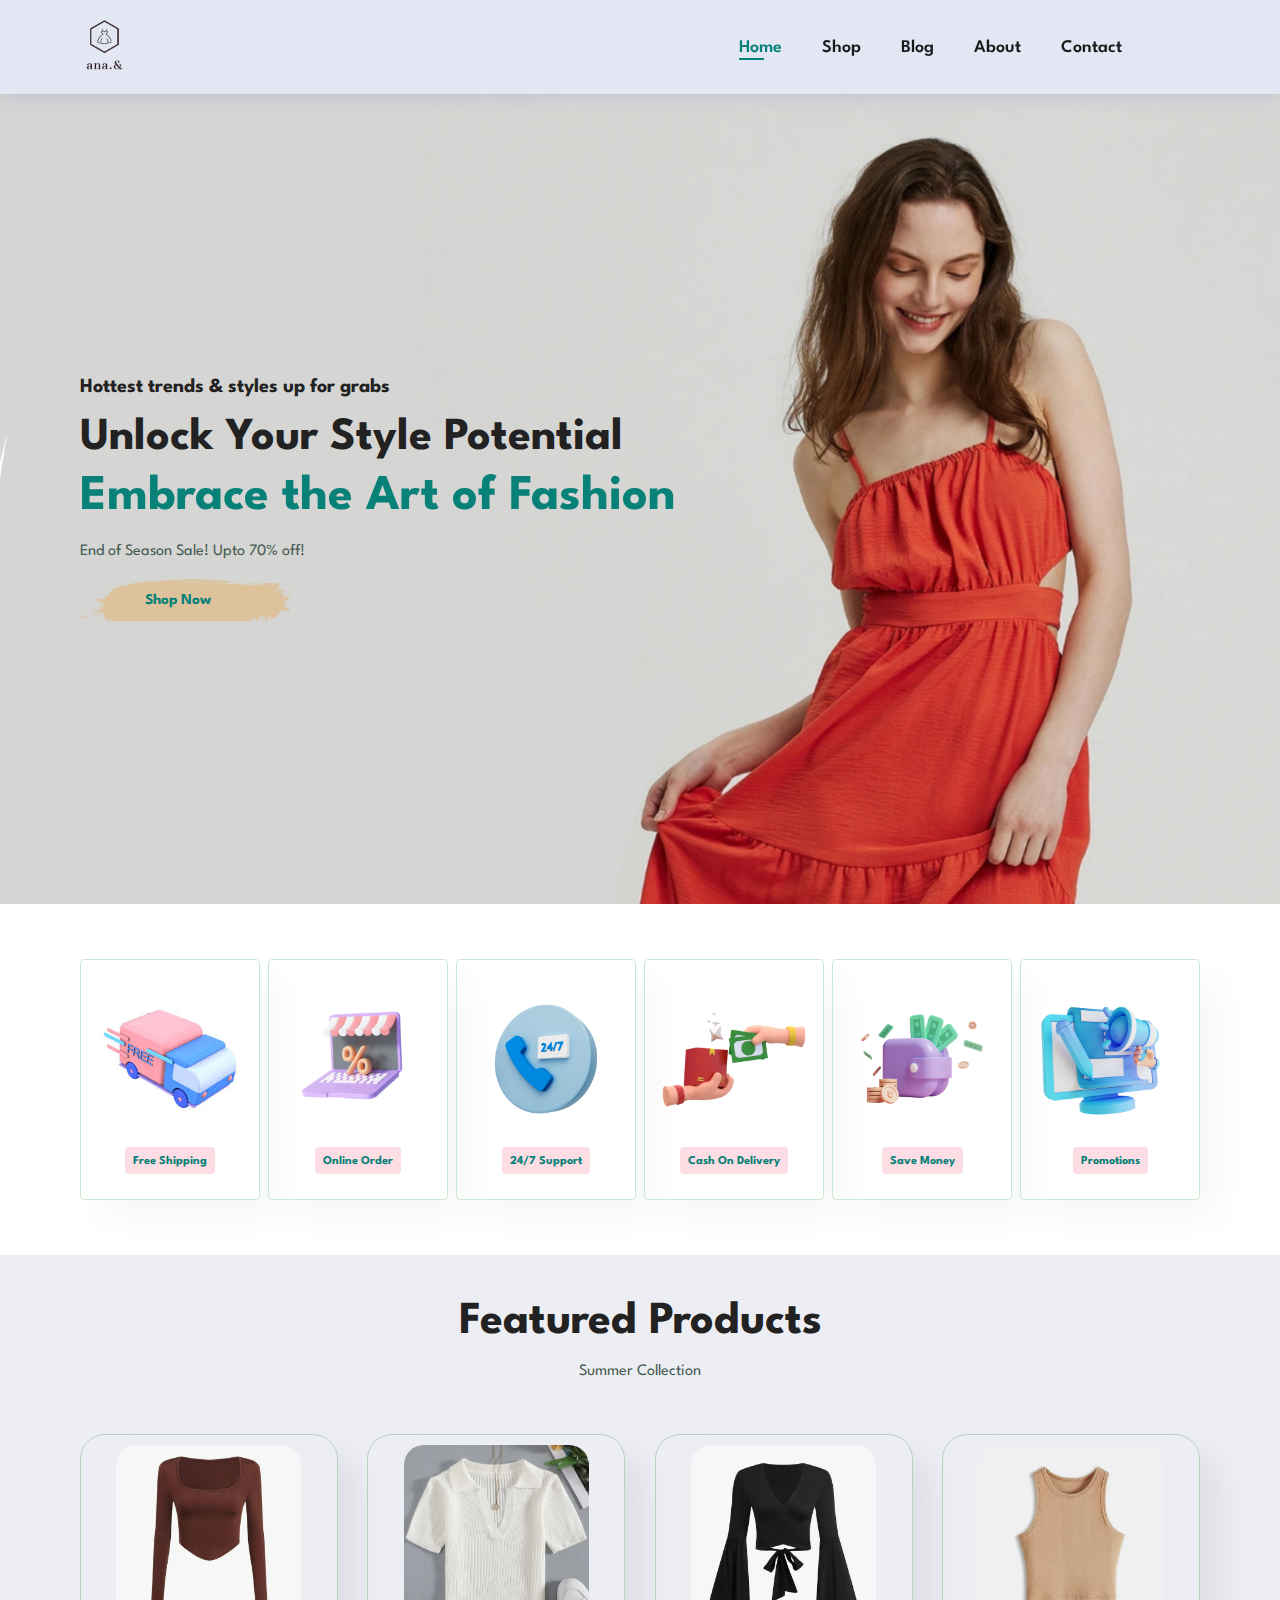
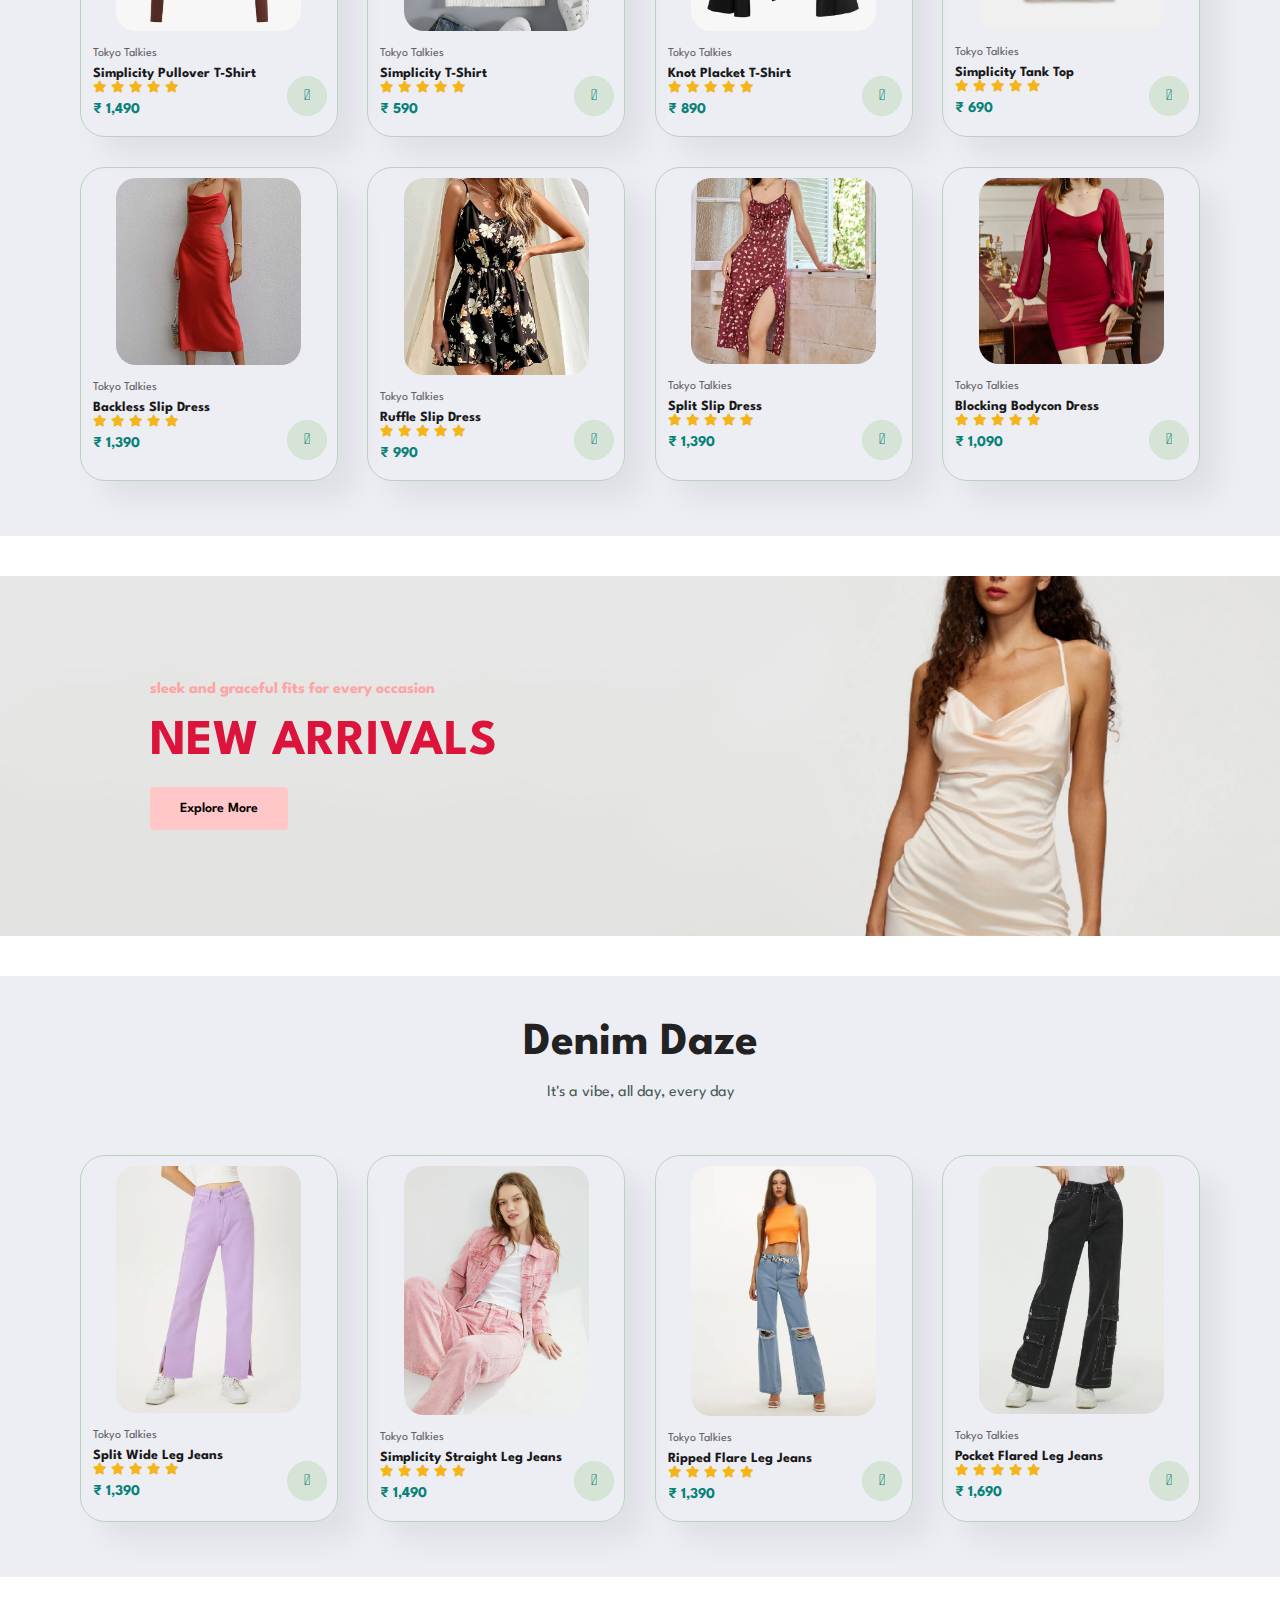
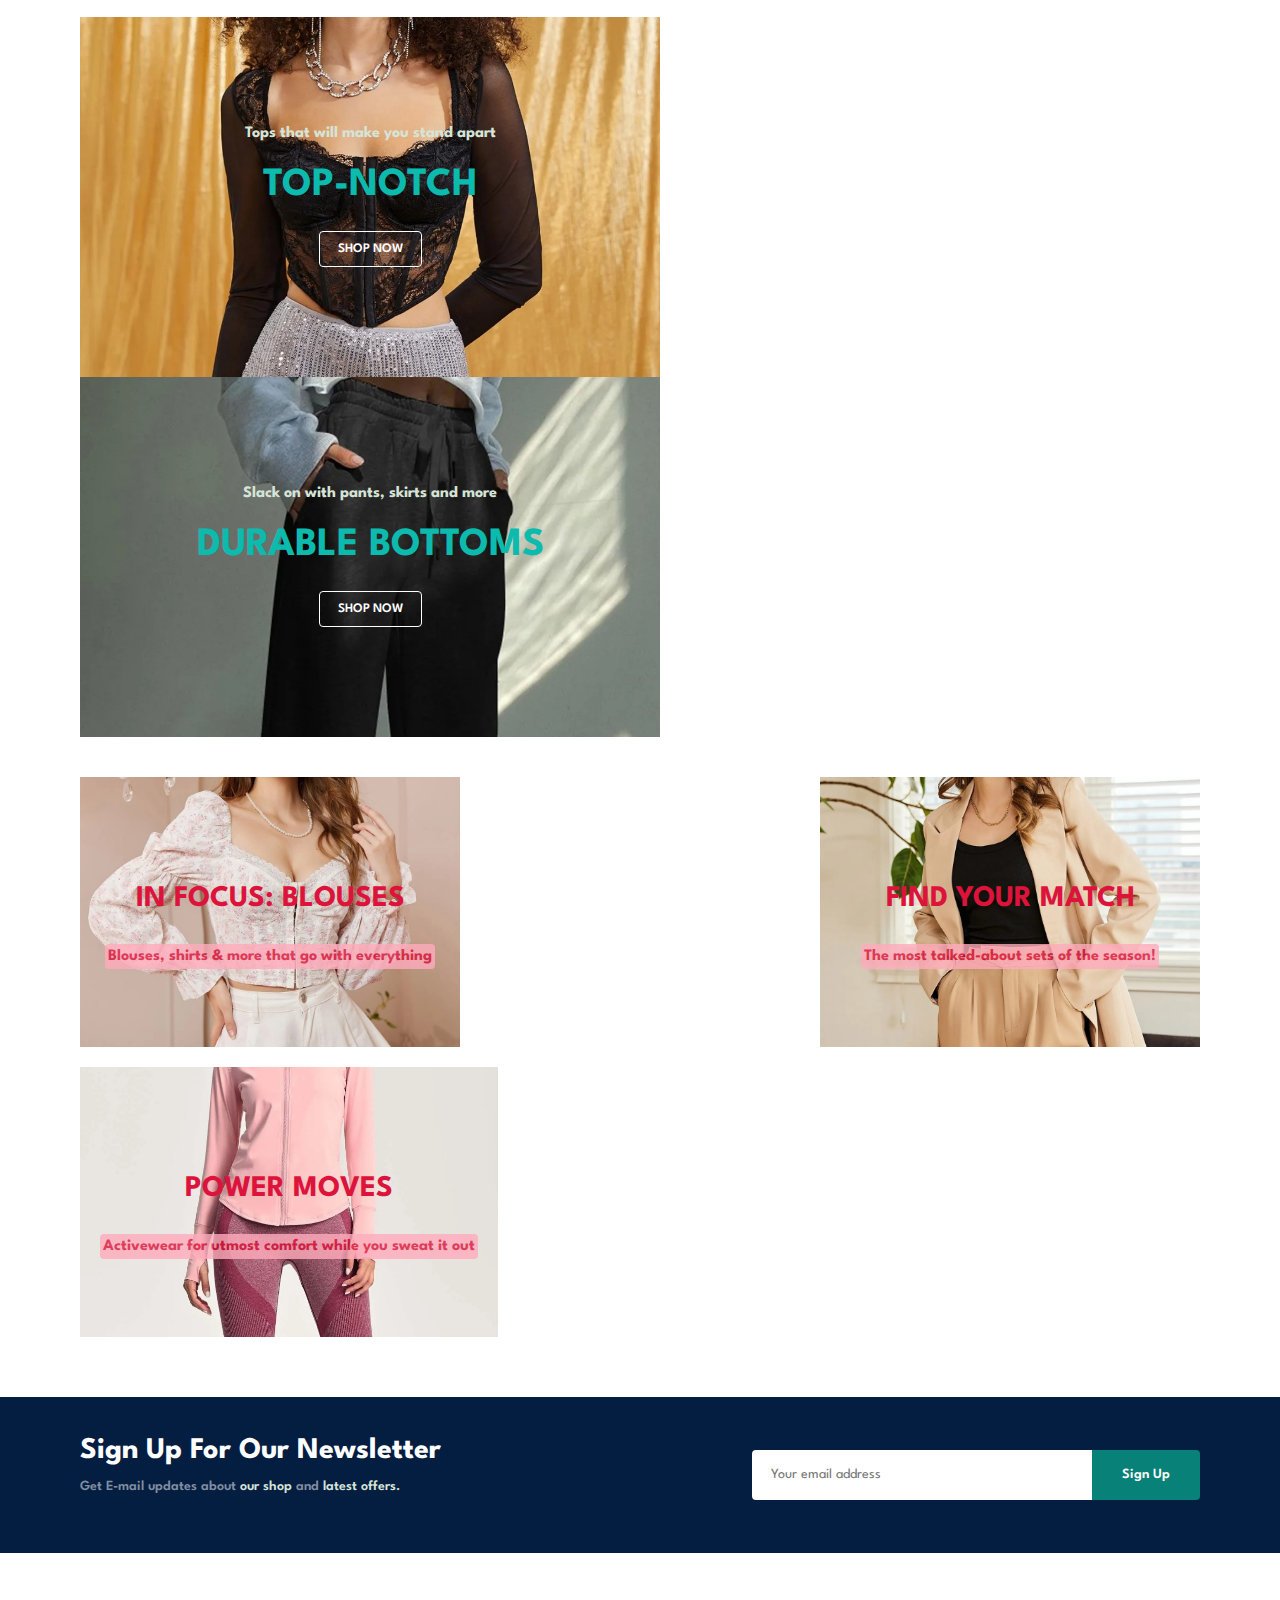
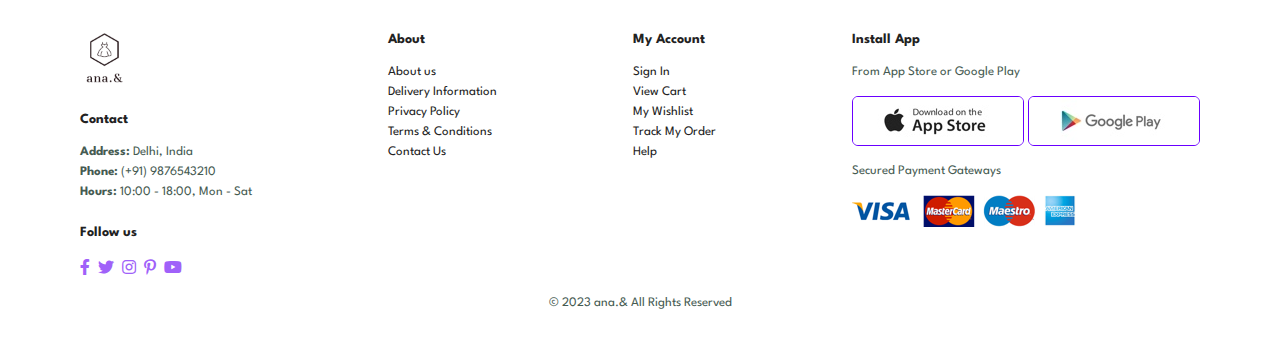
<file: index.html>
<!DOCTYPE html>
<html lang="en">
<head>
    <meta charset="UTF-8">
    <meta http-equiv="X-UA-Compatible" content="IE=edge">
    <meta name="viewport" content="width=device-width, initial-scale=1.0">
    <title>Shopping Website</title>
    <link rel="stylesheet" href="https://pro.fontawesome.com/releases/v5.10.0/css/all.css" />
    <link rel="stylesheet" href="style.css">
</head>

<body>

    <section id="header">
        <a href="#"><img src="images/logo.png" width="50px" class="logo" alt=""></a>
        
        <div>
            <ul id="navbar">
            <li><a class="active" href="index.html">Home</a></li>
            <li><a href="shop.html">Shop</a></li>
            <li><a href="blog.html">Blog</a></li>
            <li><a href="about.html">About</a></li>
            <li><a href="contact.html">Contact</a></li>
            <li><a href="cart.html"><i class="far fa-shopping-bag"></i></a></li>
            </ul>
        </div>
    </section>

    <section id="hero">
        <h4>Hottest trends & styles up for grabs</h4>
        <h2>Unlock Your Style Potential</h2>
        <h1>Embrace the Art of Fashion</h1>
        <p>End of Season Sale! Upto 70% off! </p>
        <button>Shop Now</button>
    </section>

    <section id="feature" class="section-p1">
        <div class="fe-box">
            <img src="images/features/f1.jpg" width="60px" alt="">
            <h6>Free Shipping</h6>
        </div>
        <div class="fe-box">
            <img src="images/features/f2.webp" width="60px" alt="">
            <h6>Online Order</h6>
        </div>
        <div class="fe-box">
            <img src="images/features/f3.png" width="60px" alt="">
            <h6>24/7 Support</h6>
        </div>
        <div class="fe-box">
            <img src="images/features/f4.webp" width="60px" alt="">
            <h6>Cash On Delivery</h6>
        </div>
        <div class="fe-box">
            <img src="images/features/f5.png" width="60px" alt="">
            <h6>Save Money</h6>
        </div>
        <div class="fe-box">
            <img src="images/features/f6.webp" width="60px" alt="">
            <h6>Promotions</h6>
        </div>
    </section>

    <section id="product1" class="section-p1">
        <h2>Featured Products</h2>
        <p> Summer Collection </p> 
        <div class="pro-container">
            <div class="pro">
                <img src="images/products/f1.png" alt="">
                <div class="des">
                    <span>Tokyo Talkies</span>
                    <h5>Simplicity Pullover T-Shirt</h5>
                    <div class="star">
                        <i class="fas fa-star"></i>
                        <i class="fas fa-star"></i>
                        <i class="fas fa-star"></i>
                        <i class="fas fa-star"></i>
                        <i class="fas fa-star"></i>
                    </div>
                    <h4>₹ 1,490</h4>
                </div>
                <a href="#"><i class="fal fa-shopping-cart cart"></i></a>
            </div>
            <div class="pro">
                <img src="images/products/f2.png" alt="">
                <div class="des">
                    <span>Tokyo Talkies</span>
                    <h5>Simplicity T-Shirt</h5>
                    <div class="star">
                        <i class="fas fa-star"></i>
                        <i class="fas fa-star"></i>
                        <i class="fas fa-star"></i>
                        <i class="fas fa-star"></i>
                        <i class="fas fa-star"></i>
                    </div>
                    <h4>₹ 590</h4>
                </div>
                <a href="#"><i class="fal fa-shopping-cart cart"></i></a>
            </div>
            <div class="pro">
                <img src="images/products/f3.png" alt="">
                <div class="des">
                    <span>Tokyo Talkies</span>
                    <h5>Knot Placket T-Shirt</h5>
                    <div class="star">
                        <i class="fas fa-star"></i>
                        <i class="fas fa-star"></i>
                        <i class="fas fa-star"></i>
                        <i class="fas fa-star"></i>
                        <i class="fas fa-star"></i>
                    </div>
                    <h4>₹ 890</h4>
                </div>
                <a href="#"><i class="fal fa-shopping-cart cart"></i></a>
            </div>
            <div class="pro">
                <img src="images/products/f4.png" alt="">
                <div class="des">
                    <span>Tokyo Talkies</span>
                    <h5>Simplicity Tank Top</h5>
                    <div class="star">
                        <i class="fas fa-star"></i>
                        <i class="fas fa-star"></i>
                        <i class="fas fa-star"></i>
                        <i class="fas fa-star"></i>
                        <i class="fas fa-star"></i>
                    </div>
                    <h4>₹ 690</h4>
                </div>
                <a href="#"><i class="fal fa-shopping-cart cart"></i></a>
            </div>
            <div class="pro">
                <img src="images/products/f5.png" alt="">
                <div class="des">
                    <span>Tokyo Talkies</span>
                    <h5>Backless Slip Dress</h5>
                    <div class="star">
                        <i class="fas fa-star"></i>
                        <i class="fas fa-star"></i>
                        <i class="fas fa-star"></i>
                        <i class="fas fa-star"></i>
                        <i class="fas fa-star"></i>
                    </div>
                    <h4>₹ 1,390</h4>
                </div>
                <a href="#"><i class="fal fa-shopping-cart cart"></i></a>
            </div>
            <div class="pro">
                <img src="images/products/f6.png" alt="">
                <div class="des">
                    <span>Tokyo Talkies</span>
                    <h5>Ruffle Slip Dress</h5>
                    <div class="star">
                        <i class="fas fa-star"></i>
                        <i class="fas fa-star"></i>
                        <i class="fas fa-star"></i>
                        <i class="fas fa-star"></i>
                        <i class="fas fa-star"></i>
                    </div>
                    <h4>₹ 990</h4>
                </div>
                <a href="#"><i class="fal fa-shopping-cart cart"></i></a>
            </div>
            <div class="pro">
                <img src="images/products/f7.png" alt="">
                <div class="des">
                    <span>Tokyo Talkies</span>
                    <h5>Split Slip Dress</h5>
                    <div class="star">
                        <i class="fas fa-star"></i>
                        <i class="fas fa-star"></i>
                        <i class="fas fa-star"></i>
                        <i class="fas fa-star"></i>
                        <i class="fas fa-star"></i>
                    </div>
                    <h4>₹ 1,390</h4>
                </div>
                <a href="#"><i class="fal fa-shopping-cart cart"></i></a>
            </div>
            <div class="pro">
                <img src="images/products/f8.png" alt="">
                <div class="des">
                    <span>Tokyo Talkies</span>
                    <h5>Blocking Bodycon Dress</h5>
                    <div class="star">
                        <i class="fas fa-star"></i>
                        <i class="fas fa-star"></i>
                        <i class="fas fa-star"></i>
                        <i class="fas fa-star"></i>
                        <i class="fas fa-star"></i>
                    </div>
                    <h4>₹ 1,090</h4>
                </div>
                <a href="#"><i class="fal fa-shopping-cart cart"></i></a>
            </div>
        </div>
    </section>

    <section id="banner" class="section-m1">
        <h4>sleek and graceful fits for every occasion</h4>
        <h2>NEW ARRIVALS</h2>
        <button class="normal">Explore More</button>
    </section>

    <section id="product1" class="section-p1">
        <h2>Denim Daze</h2>
        <p> It's a vibe, all day, every day</p> 
        <div class="pro-container">
            <div class="pro">
                <img src="images/products/d1.png" alt="">
                <div class="des">
                    <span>Tokyo Talkies</span>
                    <h5>Split Wide Leg Jeans</h5>
                    <div class="star">
                        <i class="fas fa-star"></i>
                        <i class="fas fa-star"></i>
                        <i class="fas fa-star"></i>
                        <i class="fas fa-star"></i>
                        <i class="fas fa-star"></i>
                    </div>
                    <h4>₹ 1,390</h4>
                </div>
                <a href="#"><i class="fal fa-shopping-cart cart"></i></a>
            </div>
            <div class="pro">
                <img src="images/products/d2.png" alt="">
                <div class="des">
                    <span>Tokyo Talkies</span>
                    <h5>Simplicity Straight Leg Jeans</h5>
                    <div class="star">
                        <i class="fas fa-star"></i>
                        <i class="fas fa-star"></i>
                        <i class="fas fa-star"></i>
                        <i class="fas fa-star"></i>
                        <i class="fas fa-star"></i>
                    </div>
                    <h4>₹ 1,490</h4>
                </div>
                <a href="#"><i class="fal fa-shopping-cart cart"></i></a>
            </div>
            <div class="pro">
                <img src="images/products/d3.png" alt="">
                <div class="des">
                    <span>Tokyo Talkies</span>
                    <h5>Ripped Flare Leg Jeans</h5>
                    <div class="star">
                        <i class="fas fa-star"></i>
                        <i class="fas fa-star"></i>
                        <i class="fas fa-star"></i>
                        <i class="fas fa-star"></i>
                        <i class="fas fa-star"></i>
                    </div>
                    <h4>₹ 1,390</h4>
                </div>
                <a href="#"><i class="fal fa-shopping-cart cart"></i></a>
            </div>
            <div class="pro">
                <img src="images/products/d4.png" alt="">
                <div class="des">
                    <span>Tokyo Talkies</span>
                    <h5>Pocket Flared Leg Jeans</h5>
                    <div class="star">
                        <i class="fas fa-star"></i>
                        <i class="fas fa-star"></i>
                        <i class="fas fa-star"></i>
                        <i class="fas fa-star"></i>
                        <i class="fas fa-star"></i>
                    </div>
                    <h4>₹ 1,690</h4>
                </div>
                <a href="#"><i class="fal fa-shopping-cart cart"></i></a>
            </div>
        </div>
    </section>

    <section id="sm-banner" class="section-p1">
        <div class="banner-box">
            <h4>Tops that will make you stand apart </h4>
            <h2>TOP-NOTCH</h2>
            <button class="white">SHOP NOW</button>
        </div>
        <div class="banner-box banner-box2">
            <h4>Slack on with pants, skirts and more </h4>
            <h2>DURABLE BOTTOMS</h2>
            <button class="white">SHOP NOW</button>
        </div>
    </section>     

    <section id="banner3">
        <div class="banner-box">
            <h2>IN FOCUS: BLOUSES</h2>
            <h4>Blouses, shirts & more that go with everything</h4>
        </div>
        <div class="banner-box banner-box2">
            <h2>FIND YOUR MATCH</h2>
            <h4>The most talked-about sets of the season!</h4>
        </div>
        <div class="banner-box banner-box3">
            <h2>POWER MOVES</h2>
            <h4>Activewear for utmost comfort while you sweat it out</h4>
        </div>
    </section>

    <section id="newsletter" class="section-p1 section-m1">
        <div class="newstext">
            <h4>Sign Up For Our Newsletter</h4>
            <p>Get E-mail updates about <span>our shop</span> and <span>latest offers.</span></p>
        </div>
        <div class="form">
            <input type="text" placeholder="Your email address">
            <button class="normal">Sign Up</button>
        </div>
    </section>

    <footer class="section-p1">
        <div class="col">
            <img class="logo" src="images/logo.png" width="50px" alt="">
            <h4>Contact</h4>
            <p><strong>Address:</strong> Delhi, India</p>
            <p><strong>Phone:</strong> (+91) 9876543210</p>
            <p><strong>Hours:</strong> 10:00 - 18:00, Mon - Sat</p>
            <div class="follow">
                <h4>Follow us</h4>
                <div class="icon">
                    <i class="fab fa-facebook-f"></i>
                    <i class="fab fa-twitter"></i>
                    <i class="fab fa-instagram"></i>
                    <i class="fab fa-pinterest-p"></i>
                    <i class="fab fa-youtube"></i>
                </div>
            </div>
        </div>

        <div class="col">
            <h4>About</h4>
            <a href="#">About us</a>
            <a href="#">Delivery Information</a>
            <a href="#">Privacy Policy</a>
            <a href="#">Terms & Conditions</a>
            <a href="#">Contact Us</a>     
        </div>

        <div class="col">
            <h4>My Account</h4>
            <a href="#">Sign In</a>
            <a href="#">View Cart</a>
            <a href="#">My Wishlist</a>
            <a href="#">Track My Order</a>
            <a href="#">Help</a>     
        </div>

        <div class="col install">
            <h4>Install App</h4>
            <p>From App Store or Google Play</p>
            <div class="row">
                <img src="images/pay/app.jpg" alt="">
                <img src="images/pay/play.jpg" alt="">
            </div>
            <p>Secured Payment Gateways</p>
            <img src="images/pay/pay.png" alt="">
        </div>

        <div class="copyright">
            <p>© 2023 ana.&  All Rights Reserved</p>
        </div>
    </footer>
</body>
</html>
</file>
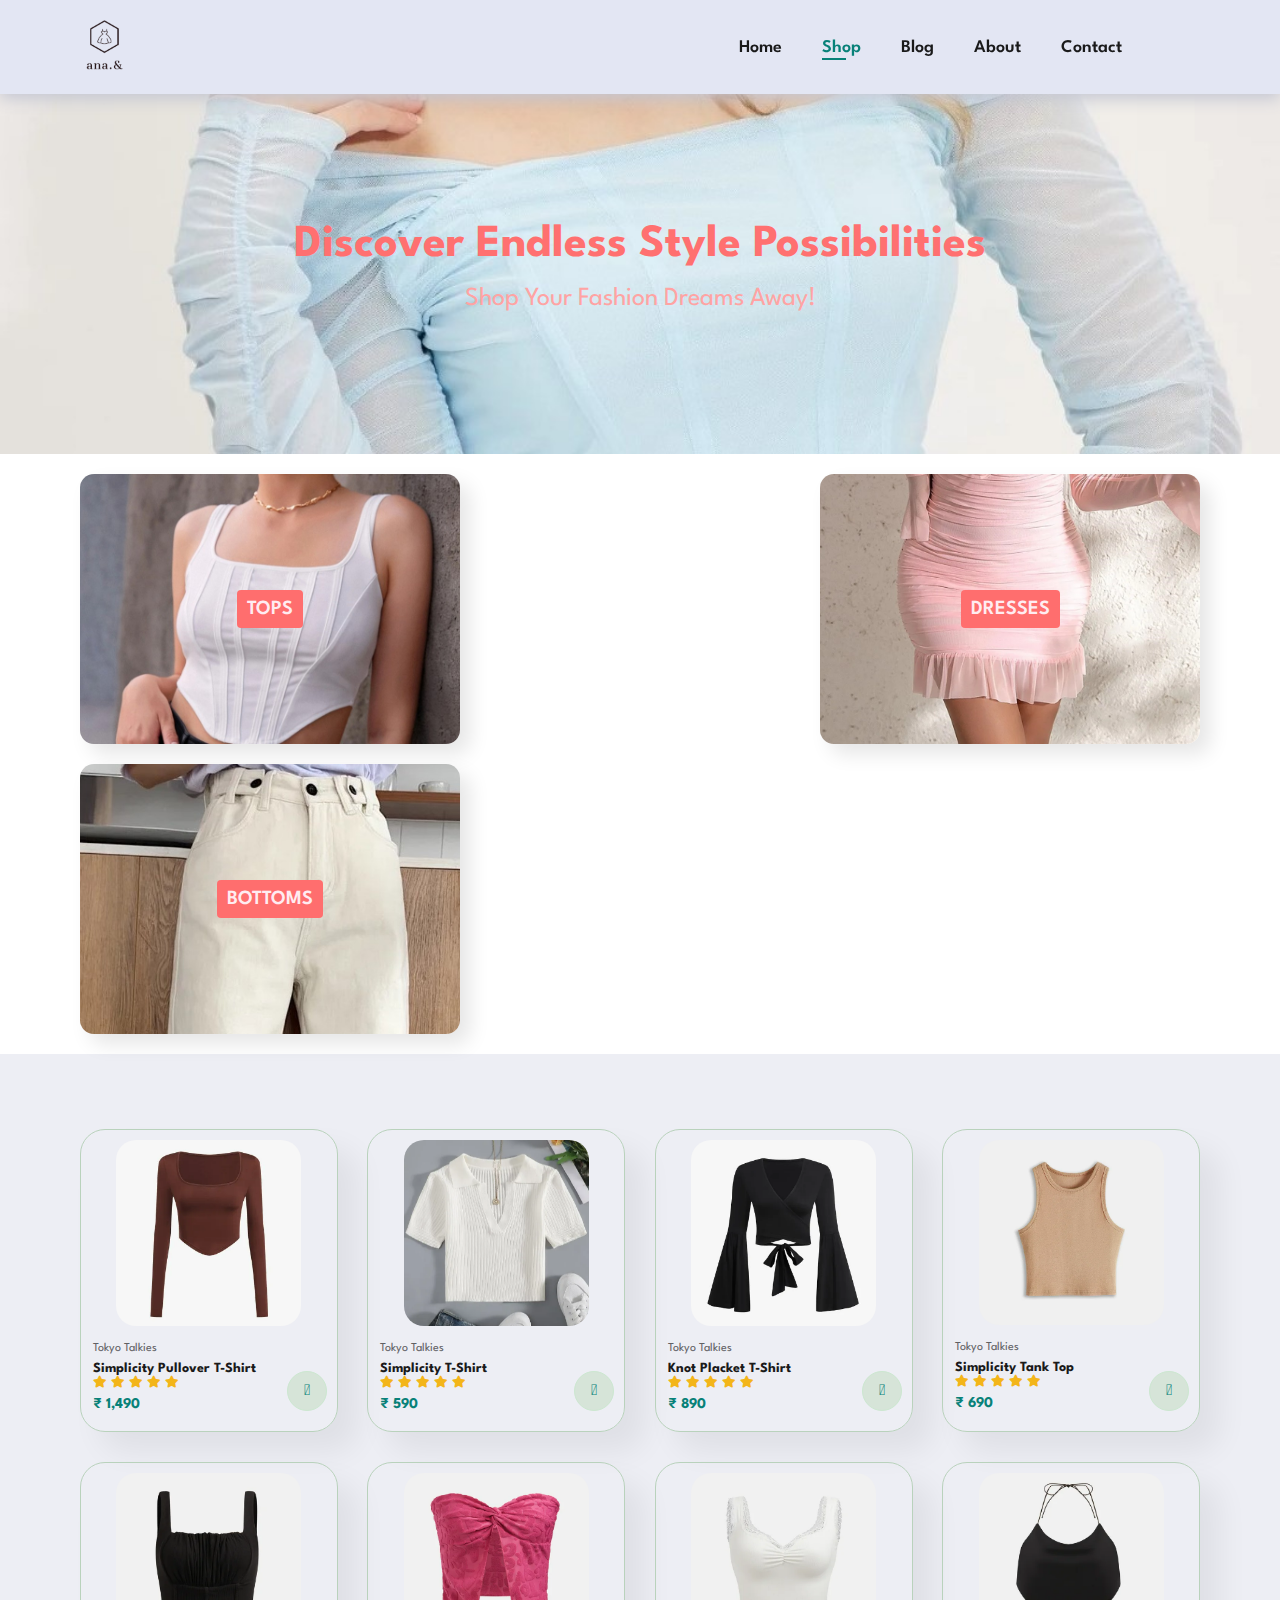
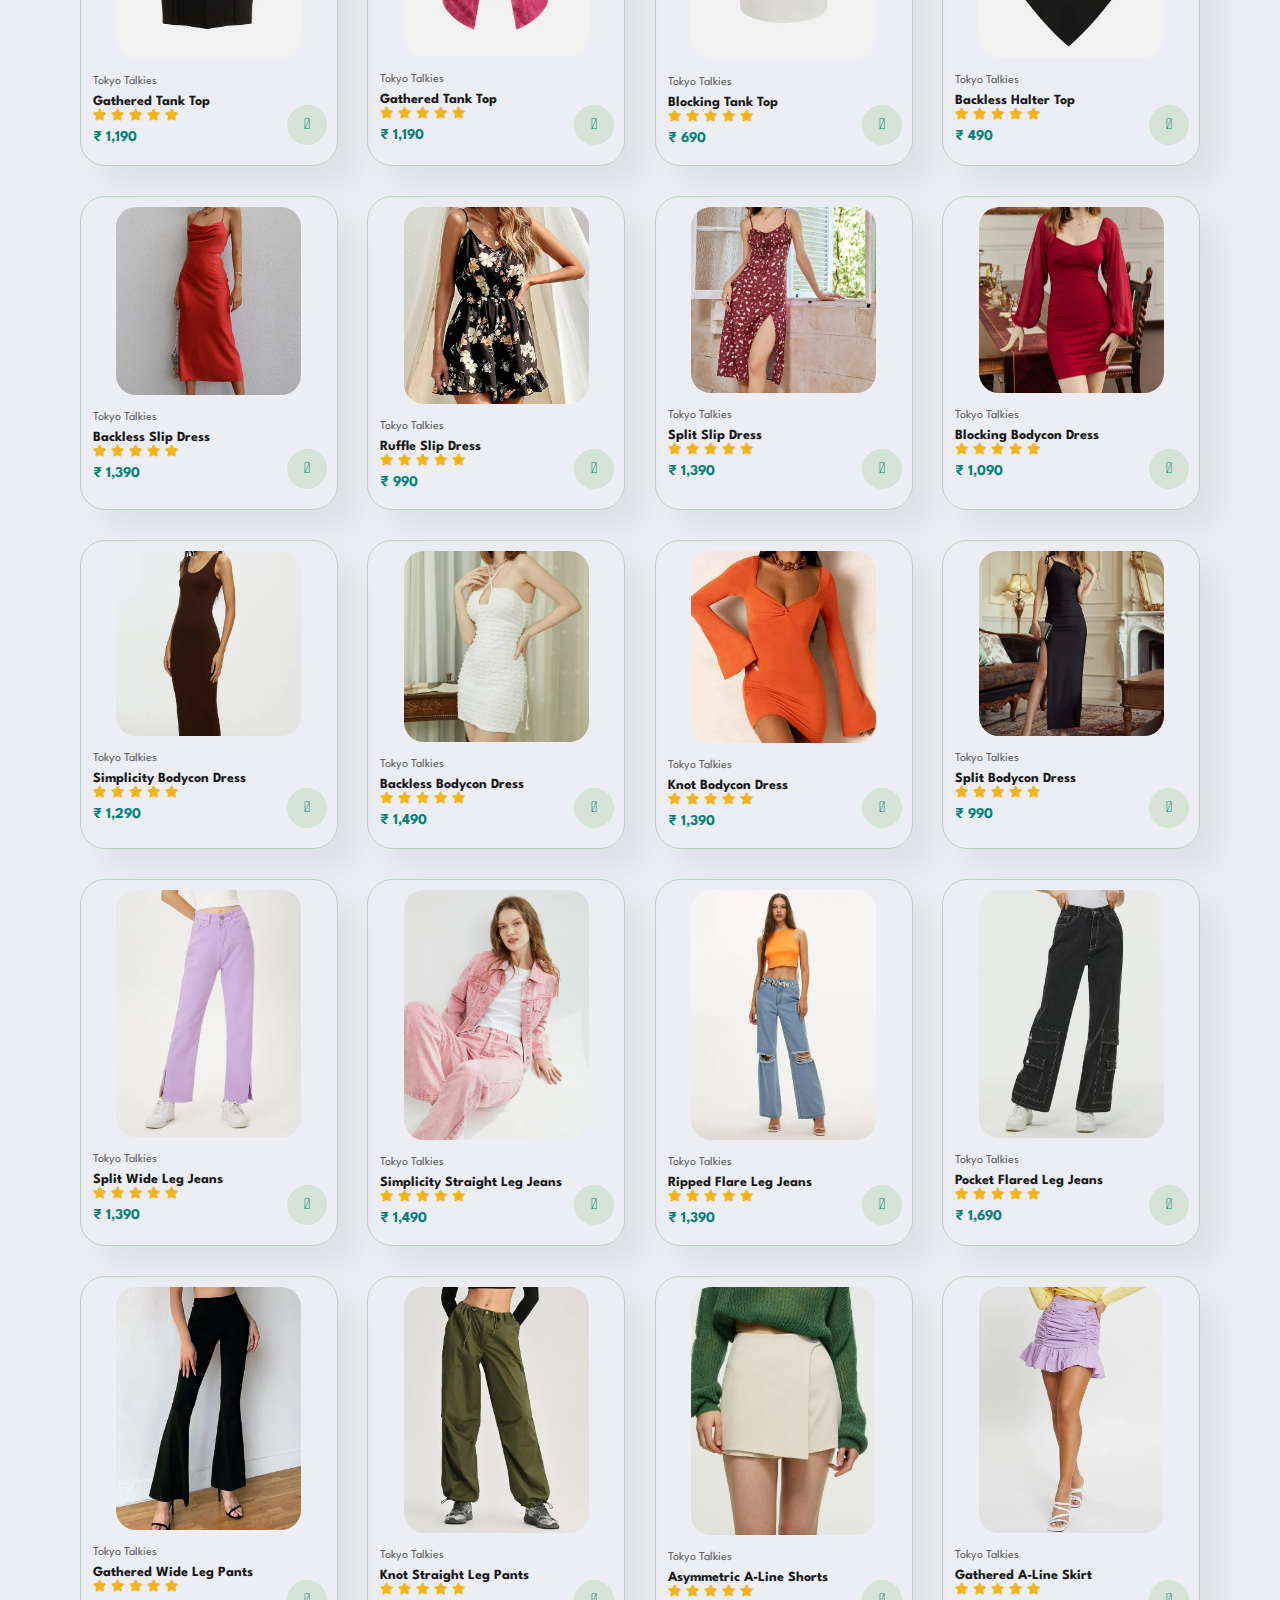
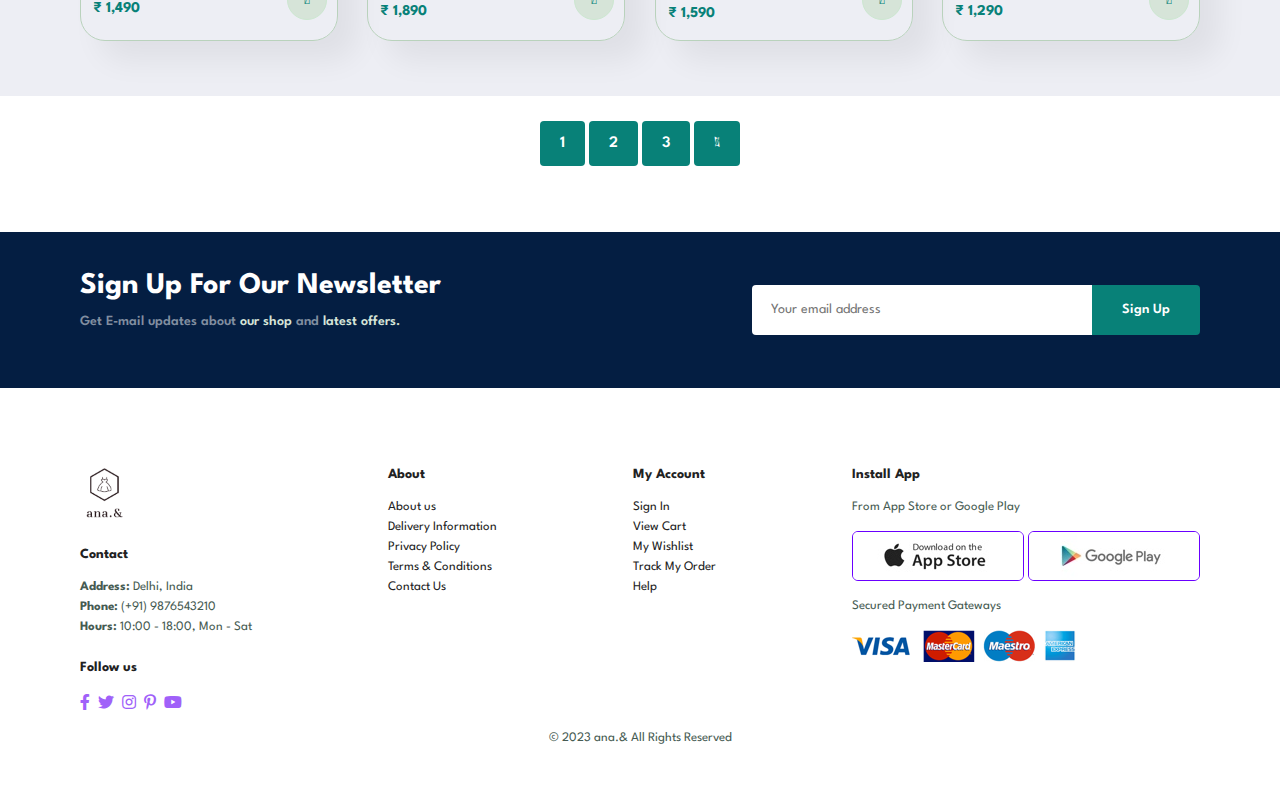
<file: 1.html>
<!DOCTYPE html>
<html lang="en">
<head>
    <meta charset="UTF-8">
    <meta http-equiv="X-UA-Compatible" content="IE=edge">
    <meta name="viewport" content="width=device-width, initial-scale=1.0">
    <title>Shopping Website</title>
    <link rel="stylesheet" href="https://pro.fontawesome.com/releases/v5.10.0/css/all.css" />
    <link rel="stylesheet" href="style.css">
</head>

<body>

    <section id="header">
        <a href="#"><img src="images/logo.png" width="50px" class="logo" alt=""></a>
        
        <div>
            <ul id="navbar">
            <li><a href="index.html">Home</a></li>
            <li><a class="active" href="shop.html">Shop</a></li>
            <li><a href="blog.html">Blog</a></li>
            <li><a href="about.html">About</a></li>
            <li><a href="contact.html">Contact</a></li>
            <li><a href="cart.html"><i class="far fa-shopping-bag"></i></a></li>
            </ul>
        </div>
    </section>

    <section id="page-header">
        <h2>Discover Endless Style Possibilities</h2>
        <p>Shop Your Fashion Dreams Away!</p>
    </section>

    <section id="banners3">
        <div class="banner-box" onclick="window.location.href='tops.html'">
            <a href="tops.html">TOPS</a>
        </div>
        <div class="banner-box banner-box2" onclick="window.location.href='dresses.html'">
            <a href="dresses.html">DRESSES</a>
        </div>
        <div class="banner-box banner-box3" onclick="window.location.href='bottoms.html'">
            <a href="bottoms.html">BOTTOMS</a> 
        </div>
    </section>

    <section id="product1" class="section-p1">
        <div class="pro-container">
            <div class="pro" onclick="window.location.href='sproduct.html'">
                <img src="images/products/f1.png" alt="">
                <div class="des">
                    <span>Tokyo Talkies</span>
                    <h5>Simplicity Pullover T-Shirt</h5>
                    <div class="star">
                        <i class="fas fa-star"></i>
                        <i class="fas fa-star"></i>
                        <i class="fas fa-star"></i>
                        <i class="fas fa-star"></i>
                        <i class="fas fa-star"></i>
                    </div>
                    <h4>₹ 1,490</h4>
                </div>
                <a href="#"><i class="fal fa-shopping-cart cart"></i></a>
            </div>
            <div class="pro">
                <img src="images/products/f2.png" alt="">
                <div class="des">
                    <span>Tokyo Talkies</span>
                    <h5>Simplicity T-Shirt</h5>
                    <div class="star">
                        <i class="fas fa-star"></i>
                        <i class="fas fa-star"></i>
                        <i class="fas fa-star"></i>
                        <i class="fas fa-star"></i>
                        <i class="fas fa-star"></i>
                    </div>
                    <h4>₹ 590</h4>
                </div>
                <a href="#"><i class="fal fa-shopping-cart cart"></i></a>
            </div>
            <div class="pro">
                <img src="images/products/f3.png" alt="">
                <div class="des">
                    <span>Tokyo Talkies</span>
                    <h5>Knot Placket T-Shirt</h5>
                    <div class="star">
                        <i class="fas fa-star"></i>
                        <i class="fas fa-star"></i>
                        <i class="fas fa-star"></i>
                        <i class="fas fa-star"></i>
                        <i class="fas fa-star"></i>
                    </div>
                    <h4>₹ 890</h4>
                </div>
                <a href="#"><i class="fal fa-shopping-cart cart"></i></a>
            </div>
            <div class="pro">
                <img src="images/products/f4.png" alt="">
                <div class="des">
                    <span>Tokyo Talkies</span>
                    <h5>Simplicity Tank Top</h5>
                    <div class="star">
                        <i class="fas fa-star"></i>
                        <i class="fas fa-star"></i>
                        <i class="fas fa-star"></i>
                        <i class="fas fa-star"></i>
                        <i class="fas fa-star"></i>
                    </div>
                    <h4>₹ 690</h4>
                </div>
                <a href="#"><i class="fal fa-shopping-cart cart"></i></a>
            </div>
            <div class="pro">
                <img src="images/products/f9.png" alt="">
                <div class="des">
                    <span>Tokyo Talkies</span>
                    <h5>Gathered Tank Top</h5>
                    <div class="star">
                        <i class="fas fa-star"></i>
                        <i class="fas fa-star"></i>
                        <i class="fas fa-star"></i>
                        <i class="fas fa-star"></i>
                        <i class="fas fa-star"></i>
                    </div>
                    <h4>₹ 1,190</h4>
                </div>
                <a href="#"><i class="fal fa-shopping-cart cart"></i></a>
            </div>
            <div class="pro">
                <img src="images/products/f10.png" alt="">
                <div class="des">
                    <span>Tokyo Talkies</span>
                    <h5>Gathered Tank Top</h5>
                    <div class="star">
                        <i class="fas fa-star"></i>
                        <i class="fas fa-star"></i>
                        <i class="fas fa-star"></i>
                        <i class="fas fa-star"></i>
                        <i class="fas fa-star"></i>
                    </div>
                    <h4>₹ 1,190</h4>
                </div>
                <a href="#"><i class="fal fa-shopping-cart cart"></i></a>
            </div>
            <div class="pro">
                <img src="images/products/f11.png" alt="">
                <div class="des">
                    <span>Tokyo Talkies</span>
                    <h5>Blocking Tank Top</h5>
                    <div class="star">
                        <i class="fas fa-star"></i>
                        <i class="fas fa-star"></i>
                        <i class="fas fa-star"></i>
                        <i class="fas fa-star"></i>
                        <i class="fas fa-star"></i>
                    </div>
                    <h4>₹ 690</h4>
                </div>
                <a href="#"><i class="fal fa-shopping-cart cart"></i></a>
            </div>
            <div class="pro">
                <img src="images/products/f12.png" alt="">
                <div class="des">
                    <span>Tokyo Talkies</span>
                    <h5>Backless Halter Top</h5>
                    <div class="star">
                        <i class="fas fa-star"></i>
                        <i class="fas fa-star"></i>
                        <i class="fas fa-star"></i>
                        <i class="fas fa-star"></i>
                        <i class="fas fa-star"></i>
                    </div>
                    <h4>₹ 490</h4>
                </div>
                <a href="#"><i class="fal fa-shopping-cart cart"></i></a>
            </div>
            <div class="pro">
                <img src="images/products/f5.png" alt="">
                <div class="des">
                    <span>Tokyo Talkies</span>
                    <h5>Backless Slip Dress</h5>
                    <div class="star">
                        <i class="fas fa-star"></i>
                        <i class="fas fa-star"></i>
                        <i class="fas fa-star"></i>
                        <i class="fas fa-star"></i>
                        <i class="fas fa-star"></i>
                    </div>
                    <h4>₹ 1,390</h4>
                </div>
                <a href="#"><i class="fal fa-shopping-cart cart"></i></a>
            </div>
            <div class="pro">
                <img src="images/products/f6.png" alt="">
                <div class="des">
                    <span>Tokyo Talkies</span>
                    <h5>Ruffle Slip Dress</h5>
                    <div class="star">
                        <i class="fas fa-star"></i>
                        <i class="fas fa-star"></i>
                        <i class="fas fa-star"></i>
                        <i class="fas fa-star"></i>
                        <i class="fas fa-star"></i>
                    </div>
                    <h4>₹ 990</h4>
                </div>
                <a href="#"><i class="fal fa-shopping-cart cart"></i></a>
            </div>
            <div class="pro">
                <img src="images/products/f7.png" alt="">
                <div class="des">
                    <span>Tokyo Talkies</span>
                    <h5>Split Slip Dress</h5>
                    <div class="star">
                        <i class="fas fa-star"></i>
                        <i class="fas fa-star"></i>
                        <i class="fas fa-star"></i>
                        <i class="fas fa-star"></i>
                        <i class="fas fa-star"></i>
                    </div>
                    <h4>₹ 1,390</h4>
                </div>
                <a href="#"><i class="fal fa-shopping-cart cart"></i></a>
            </div>
            <div class="pro">
                <img src="images/products/f8.png" alt="">
                <div class="des">
                    <span>Tokyo Talkies</span>
                    <h5>Blocking Bodycon Dress</h5>
                    <div class="star">
                        <i class="fas fa-star"></i>
                        <i class="fas fa-star"></i>
                        <i class="fas fa-star"></i>
                        <i class="fas fa-star"></i>
                        <i class="fas fa-star"></i>
                    </div>
                    <h4>₹ 1,090</h4>
                </div>
                <a href="#"><i class="fal fa-shopping-cart cart"></i></a>
            </div>
            <div class="pro">
                <img src="images/products/f13.png" alt="">
                <div class="des">
                    <span>Tokyo Talkies</span>
                    <h5>Simplicity Bodycon Dress</h5>
                    <div class="star">
                        <i class="fas fa-star"></i>
                        <i class="fas fa-star"></i>
                        <i class="fas fa-star"></i>
                        <i class="fas fa-star"></i>
                        <i class="fas fa-star"></i>
                    </div>
                    <h4>₹ 1,290</h4>
                </div>
                <a href="#"><i class="fal fa-shopping-cart cart"></i></a>
            </div>
            <div class="pro">
                <img src="images/products/f14.png" alt="">
                <div class="des">
                    <span>Tokyo Talkies</span>
                    <h5>Backless Bodycon Dress</h5>
                    <div class="star">
                        <i class="fas fa-star"></i>
                        <i class="fas fa-star"></i>
                        <i class="fas fa-star"></i>
                        <i class="fas fa-star"></i>
                        <i class="fas fa-star"></i>
                    </div>
                    <h4>₹ 1,490</h4>
                </div>
                <a href="#"><i class="fal fa-shopping-cart cart"></i></a>
            </div>
            <div class="pro">
                <img src="images/products/f15.png" alt="">
                <div class="des">
                    <span>Tokyo Talkies</span>
                    <h5>Knot Bodycon Dress</h5>
                    <div class="star">
                        <i class="fas fa-star"></i>
                        <i class="fas fa-star"></i>
                        <i class="fas fa-star"></i>
                        <i class="fas fa-star"></i>
                        <i class="fas fa-star"></i>
                    </div>
                    <h4>₹ 1,390</h4>
                </div>
                <a href="#"><i class="fal fa-shopping-cart cart"></i></a>
            </div>
            <div class="pro">
                <img src="images/products/f16.png" alt="">
                <div class="des">
                    <span>Tokyo Talkies</span>
                    <h5>Split Bodycon Dress</h5>
                    <div class="star">
                        <i class="fas fa-star"></i>
                        <i class="fas fa-star"></i>
                        <i class="fas fa-star"></i>
                        <i class="fas fa-star"></i>
                        <i class="fas fa-star"></i>
                    </div>
                    <h4>₹ 990</h4>
                </div>
                <a href="#"><i class="fal fa-shopping-cart cart"></i></a>
            </div>
            <div class="pro">
                <img src="images/products/d1.png" alt="">
                <div class="des">
                    <span>Tokyo Talkies</span>
                    <h5>Split Wide Leg Jeans</h5>
                    <div class="star">
                        <i class="fas fa-star"></i>
                        <i class="fas fa-star"></i>
                        <i class="fas fa-star"></i>
                        <i class="fas fa-star"></i>
                        <i class="fas fa-star"></i>
                    </div>
                    <h4>₹ 1,390</h4>
                </div>
                <a href="#"><i class="fal fa-shopping-cart cart"></i></a>
            </div>
            <div class="pro">
                <img src="images/products/d2.png" alt="">
                <div class="des">
                    <span>Tokyo Talkies</span>
                    <h5>Simplicity Straight Leg Jeans</h5>
                    <div class="star">
                        <i class="fas fa-star"></i>
                        <i class="fas fa-star"></i>
                        <i class="fas fa-star"></i>
                        <i class="fas fa-star"></i>
                        <i class="fas fa-star"></i>
                    </div>
                    <h4>₹ 1,490</h4>
                </div>
                <a href="#"><i class="fal fa-shopping-cart cart"></i></a>
            </div>
            <div class="pro">
                <img src="images/products/d3.png" alt="">
                <div class="des">
                    <span>Tokyo Talkies</span>
                    <h5>Ripped Flare Leg Jeans</h5>
                    <div class="star">
                        <i class="fas fa-star"></i>
                        <i class="fas fa-star"></i>
                        <i class="fas fa-star"></i>
                        <i class="fas fa-star"></i>
                        <i class="fas fa-star"></i>
                    </div>
                    <h4>₹ 1,390</h4>
                </div>
                <a href="#"><i class="fal fa-shopping-cart cart"></i></a>
            </div>
            <div class="pro">
                <img src="images/products/d4.png" alt="">
                <div class="des">
                    <span>Tokyo Talkies</span>
                    <h5>Pocket Flared Leg Jeans</h5>
                    <div class="star">
                        <i class="fas fa-star"></i>
                        <i class="fas fa-star"></i>
                        <i class="fas fa-star"></i>
                        <i class="fas fa-star"></i>
                        <i class="fas fa-star"></i>
                    </div>
                    <h4>₹ 1,690</h4>
                </div>
                <a href="#"><i class="fal fa-shopping-cart cart"></i></a>
            </div>
            <div class="pro">
                <img src="images/products/d5.png" alt="">
                <div class="des">
                    <span>Tokyo Talkies</span>
                    <h5>Gathered Wide Leg Pants</h5>
                    <div class="star">
                        <i class="fas fa-star"></i>
                        <i class="fas fa-star"></i>
                        <i class="fas fa-star"></i>
                        <i class="fas fa-star"></i>
                        <i class="fas fa-star"></i>
                    </div>
                    <h4>₹ 1,490</h4>
                </div>
                <a href="#"><i class="fal fa-shopping-cart cart"></i></a>
            </div>
            <div class="pro">
                <img src="images/products/d6.png" alt="">
                <div class="des">
                    <span>Tokyo Talkies</span>
                    <h5>Knot Straight Leg Pants</h5>
                    <div class="star">
                        <i class="fas fa-star"></i>
                        <i class="fas fa-star"></i>
                        <i class="fas fa-star"></i>
                        <i class="fas fa-star"></i>
                        <i class="fas fa-star"></i>
                    </div>
                    <h4>₹ 1,890</h4>
                </div>
                <a href="#"><i class="fal fa-shopping-cart cart"></i></a>
            </div>
            <div class="pro">
                <img src="images/products/d7.png" alt="">
                <div class="des">
                    <span>Tokyo Talkies</span>
                    <h5>Asymmetric A-Line Shorts</h5>
                    <div class="star">
                        <i class="fas fa-star"></i>
                        <i class="fas fa-star"></i>
                        <i class="fas fa-star"></i>
                        <i class="fas fa-star"></i>
                        <i class="fas fa-star"></i>
                    </div>
                    <h4>₹ 1,590</h4>
                </div>
                <a href="#"><i class="fal fa-shopping-cart cart"></i></a>
            </div>
            <div class="pro">
                <img src="images/products/d8.png" alt="">
                <div class="des">
                    <span>Tokyo Talkies</span>
                    <h5>Gathered A-Line Skirt</h5>
                    <div class="star">
                        <i class="fas fa-star"></i>
                        <i class="fas fa-star"></i>
                        <i class="fas fa-star"></i>
                        <i class="fas fa-star"></i>
                        <i class="fas fa-star"></i>
                    </div>
                    <h4>₹ 1,290</h4>
                </div>
                <a href="#"><i class="fal fa-shopping-cart cart"></i></a>
            </div>
        </div>
    </section>

    <section id="pagination" class="section-p1">
        <a href="1.html">1</a>
        <a href="2.html">2</a>
        <a href="3.html">3</a>
        <a href="#"><i class="fal fa-long-arrow-alt-right"></i> </a>
    </section>

    <section id="newsletter" class="section-p1 section-m1">
        <div class="newstext">
            <h4>Sign Up For Our Newsletter</h4>
            <p>Get E-mail updates about <span>our shop</span> and <span>latest offers.</span></p>
        </div>
        <div class="form">
            <input type="text" placeholder="Your email address">
            <button class="normal">Sign Up</button>
        </div>
    </section>

    <footer class="section-p1">
        <div class="col">
            <img class="logo" src="images/logo.png" width="50px" alt="">
            <h4>Contact</h4>
            <p><strong>Address:</strong> Delhi, India</p>
            <p><strong>Phone:</strong> (+91) 9876543210</p>
            <p><strong>Hours:</strong> 10:00 - 18:00, Mon - Sat</p>
            <div class="follow">
                <h4>Follow us</h4>
                <div class="icon">
                    <i class="fab fa-facebook-f"></i>
                    <i class="fab fa-twitter"></i>
                    <i class="fab fa-instagram"></i>
                    <i class="fab fa-pinterest-p"></i>
                    <i class="fab fa-youtube"></i>
                </div>
            </div>
        </div>

        <div class="col">
            <h4>About</h4>
            <a href="#">About us</a>
            <a href="#">Delivery Information</a>
            <a href="#">Privacy Policy</a>
            <a href="#">Terms & Conditions</a>
            <a href="#">Contact Us</a>     
        </div>

        <div class="col">
            <h4>My Account</h4>
            <a href="#">Sign In</a>
            <a href="#">View Cart</a>
            <a href="#">My Wishlist</a>
            <a href="#">Track My Order</a>
            <a href="#">Help</a>     
        </div>

        <div class="col install">
            <h4>Install App</h4>
            <p>From App Store or Google Play</p>
            <div class="row">
                <img src="images/pay/app.jpg" alt="">
                <img src="images/pay/play.jpg" alt="">
            </div>
            <p>Secured Payment Gateways</p>
            <img src="images/pay/pay.png" alt="">
        </div>

        <div class="copyright">
            <p>© 2023 ana.& All Rights Reserved </p>
        </div>
    </footer>
</body>
</html>
</file>
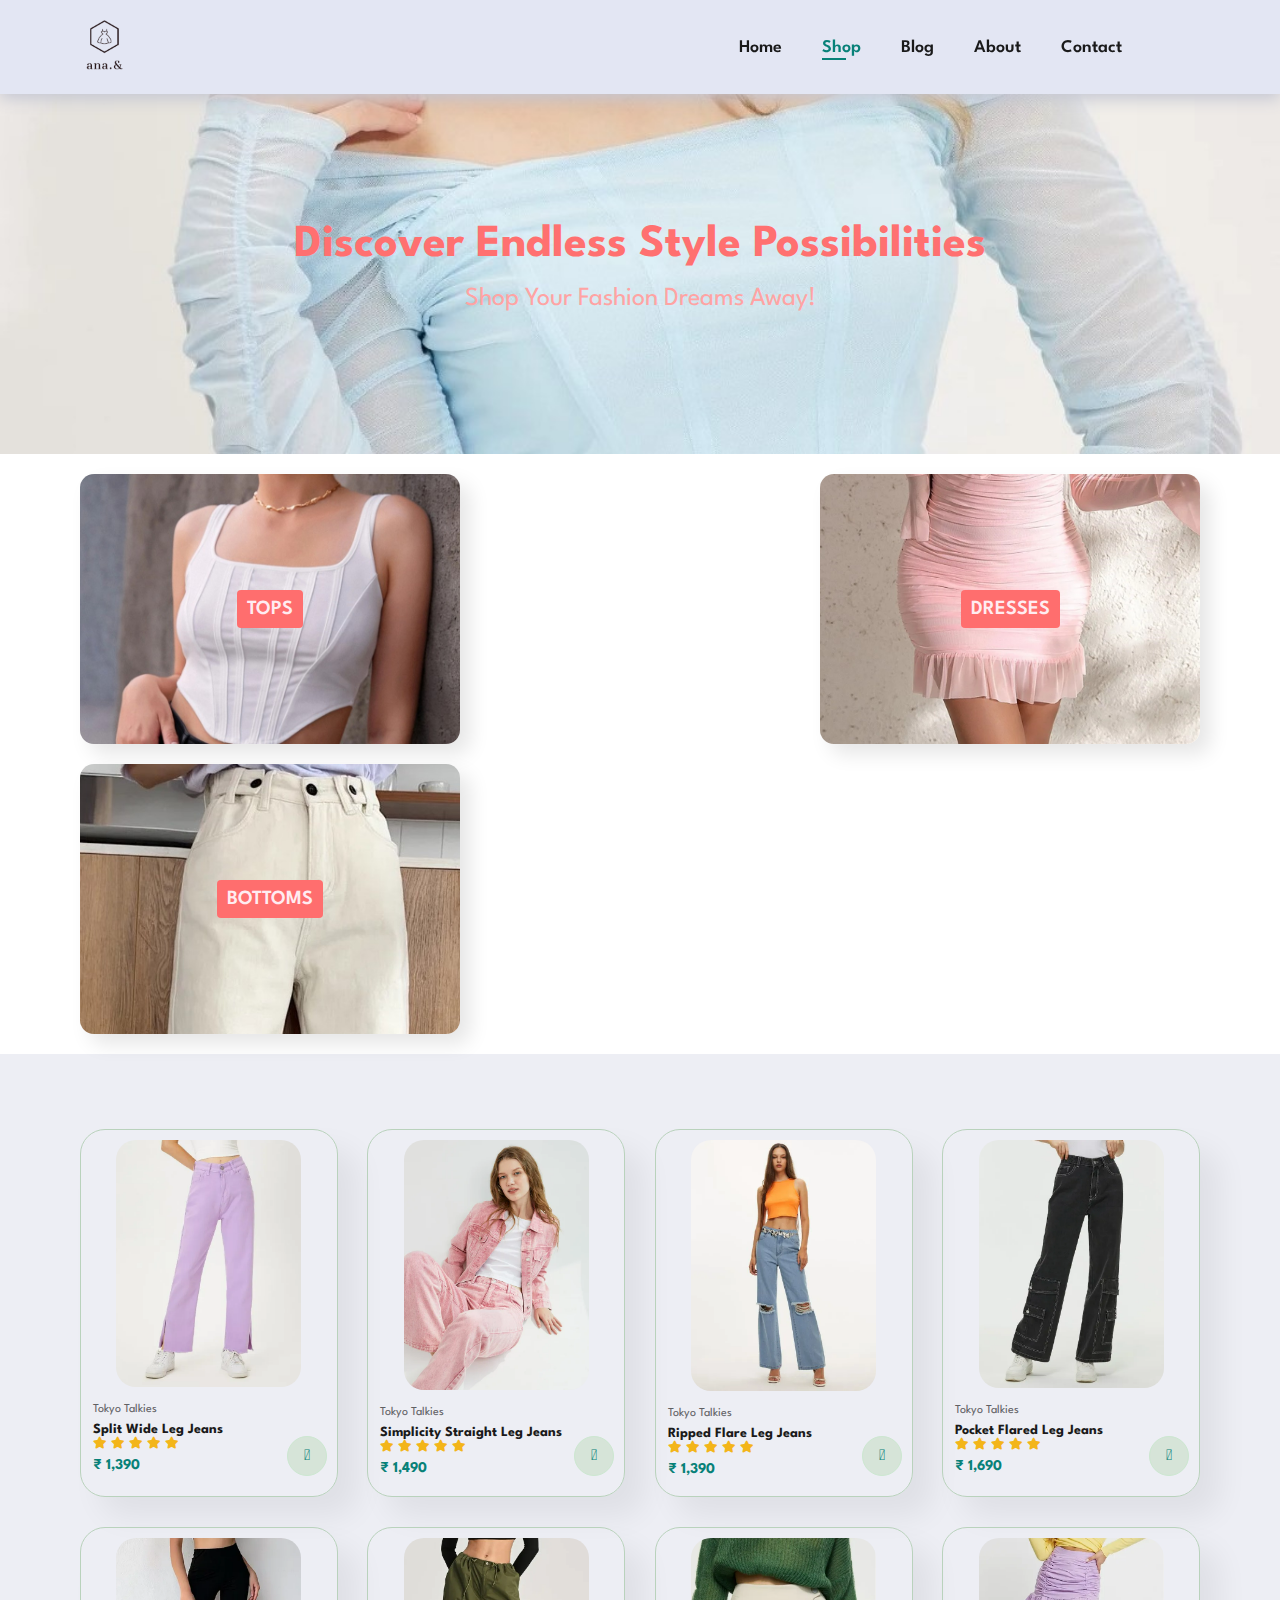
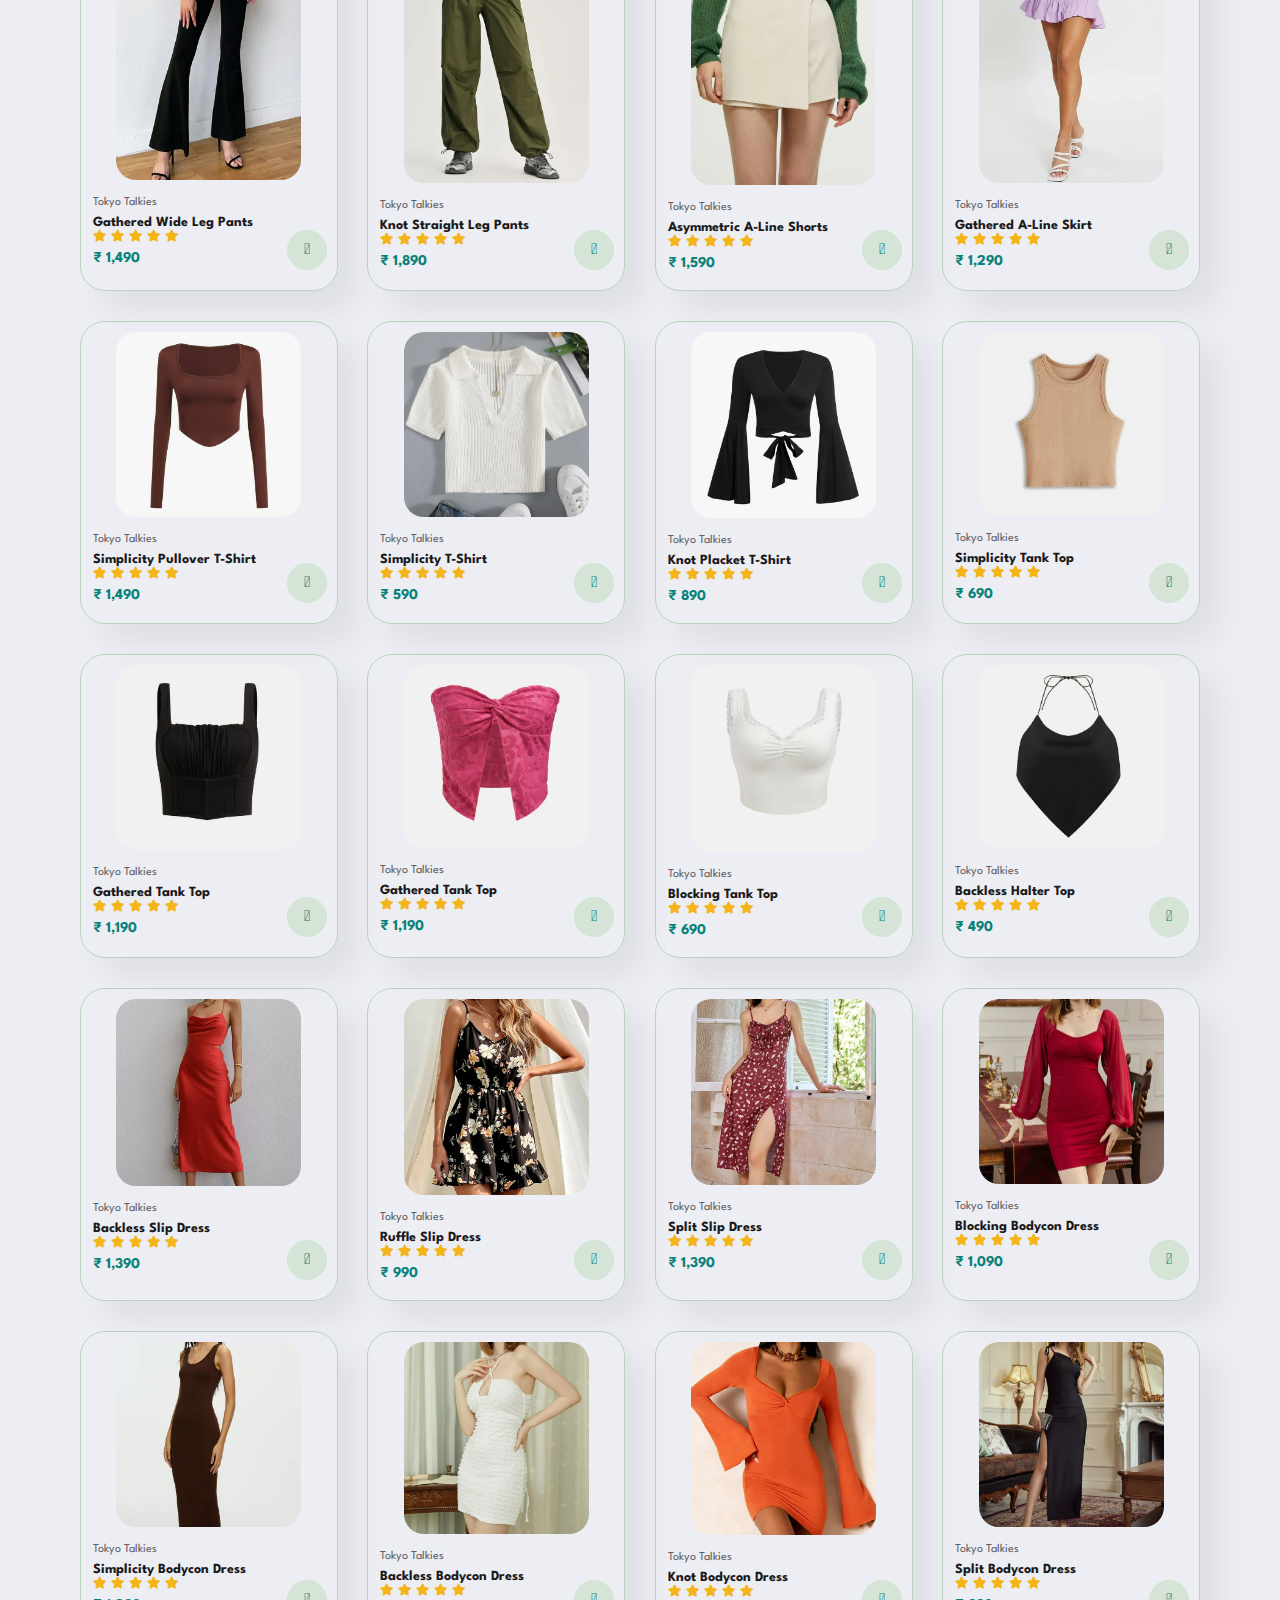
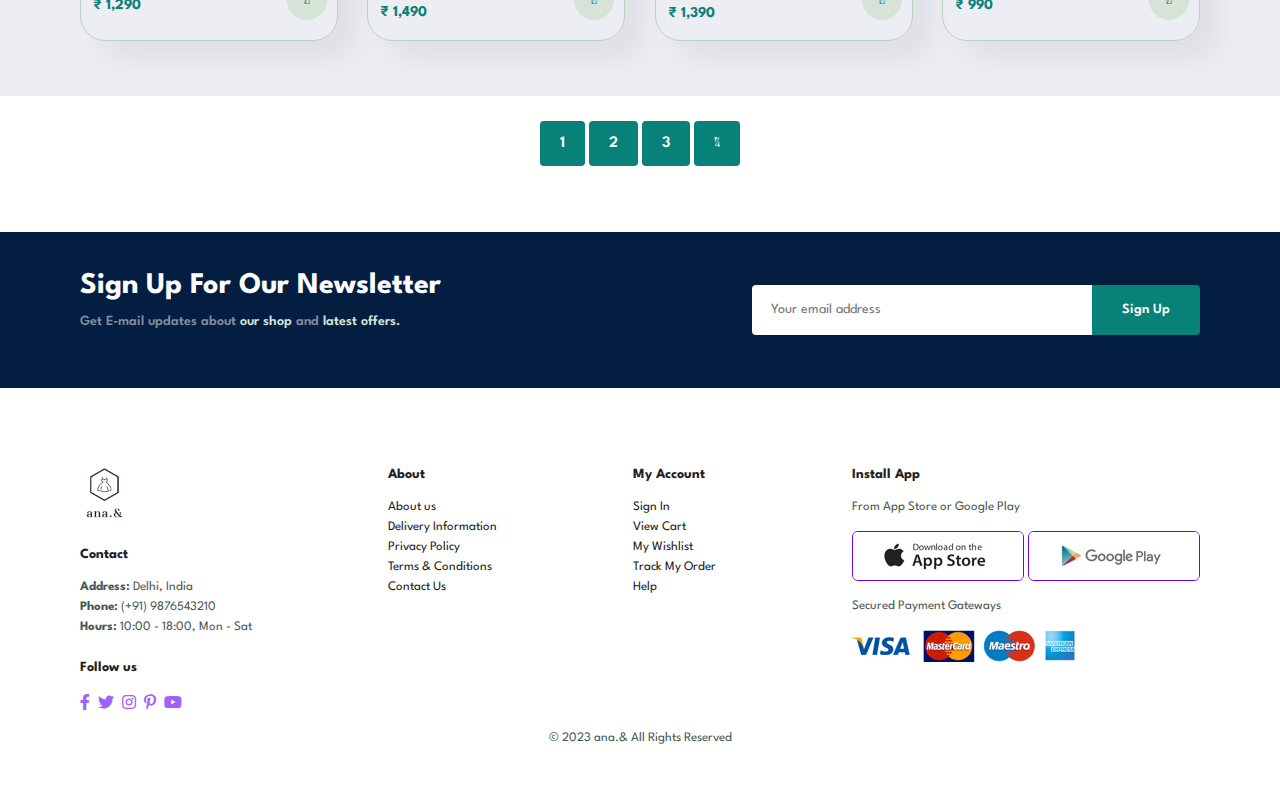
<file: 2.html>
<!DOCTYPE html>
<html lang="en">
<head>
    <meta charset="UTF-8">
    <meta http-equiv="X-UA-Compatible" content="IE=edge">
    <meta name="viewport" content="width=device-width, initial-scale=1.0">
    <title>Shopping Website</title>
    <link rel="stylesheet" href="https://pro.fontawesome.com/releases/v5.10.0/css/all.css" />
    <link rel="stylesheet" href="style.css">
</head>

<body>

    <section id="header">
        <a href="#"><img src="images/logo.png" width="50px" class="logo" alt=""></a>
        
        <div>
            <ul id="navbar">
            <li><a href="index.html">Home</a></li>
            <li><a class="active" href="shop.html">Shop</a></li>
            <li><a href="blog.html">Blog</a></li>
            <li><a href="about.html">About</a></li>
            <li><a href="contact.html">Contact</a></li>
            <li><a href="cart.html"><i class="far fa-shopping-bag"></i></a></li>
            </ul>
        </div>
    </section>

    <section id="page-header">
        <h2>Discover Endless Style Possibilities</h2>
        <p>Shop Your Fashion Dreams Away!</p>
    </section>

    <section id="banners3">
        <div class="banner-box" onclick="window.location.href='tops.html'">
            <a href="tops.html">TOPS</a>
        </div>
        <div class="banner-box banner-box2" onclick="window.location.href='dresses.html'">
            <a href="dresses.html">DRESSES</a>
        </div>
        <div class="banner-box banner-box3" onclick="window.location.href='bottoms.html'">
            <a href="bottoms.html">BOTTOMS</a> 
        </div>
    </section>

    <section id="product1" class="section-p1">
        <div class="pro-container">
            <div class="pro">
                <img src="images/products/d1.png" alt="">
                <div class="des">
                    <span>Tokyo Talkies</span>
                    <h5>Split Wide Leg Jeans</h5>
                    <div class="star">
                        <i class="fas fa-star"></i>
                        <i class="fas fa-star"></i>
                        <i class="fas fa-star"></i>
                        <i class="fas fa-star"></i>
                        <i class="fas fa-star"></i>
                    </div>
                    <h4>₹ 1,390</h4>
                </div>
                <a href="#"><i class="fal fa-shopping-cart cart"></i></a>
            </div>
            <div class="pro">
                <img src="images/products/d2.png" alt="">
                <div class="des">
                    <span>Tokyo Talkies</span>
                    <h5>Simplicity Straight Leg Jeans</h5>
                    <div class="star">
                        <i class="fas fa-star"></i>
                        <i class="fas fa-star"></i>
                        <i class="fas fa-star"></i>
                        <i class="fas fa-star"></i>
                        <i class="fas fa-star"></i>
                    </div>
                    <h4>₹ 1,490</h4>
                </div>
                <a href="#"><i class="fal fa-shopping-cart cart"></i></a>
            </div>
            <div class="pro">
                <img src="images/products/d3.png" alt="">
                <div class="des">
                    <span>Tokyo Talkies</span>
                    <h5>Ripped Flare Leg Jeans</h5>
                    <div class="star">
                        <i class="fas fa-star"></i>
                        <i class="fas fa-star"></i>
                        <i class="fas fa-star"></i>
                        <i class="fas fa-star"></i>
                        <i class="fas fa-star"></i>
                    </div>
                    <h4>₹ 1,390</h4>
                </div>
                <a href="#"><i class="fal fa-shopping-cart cart"></i></a>
            </div>
            <div class="pro">
                <img src="images/products/d4.png" alt="">
                <div class="des">
                    <span>Tokyo Talkies</span>
                    <h5>Pocket Flared Leg Jeans</h5>
                    <div class="star">
                        <i class="fas fa-star"></i>
                        <i class="fas fa-star"></i>
                        <i class="fas fa-star"></i>
                        <i class="fas fa-star"></i>
                        <i class="fas fa-star"></i>
                    </div>
                    <h4>₹ 1,690</h4>
                </div>
                <a href="#"><i class="fal fa-shopping-cart cart"></i></a>
            </div>
            <div class="pro">
                <img src="images/products/d5.png" alt="">
                <div class="des">
                    <span>Tokyo Talkies</span>
                    <h5>Gathered Wide Leg Pants</h5>
                    <div class="star">
                        <i class="fas fa-star"></i>
                        <i class="fas fa-star"></i>
                        <i class="fas fa-star"></i>
                        <i class="fas fa-star"></i>
                        <i class="fas fa-star"></i>
                    </div>
                    <h4>₹ 1,490</h4>
                </div>
                <a href="#"><i class="fal fa-shopping-cart cart"></i></a>
            </div>
            <div class="pro">
                <img src="images/products/d6.png" alt="">
                <div class="des">
                    <span>Tokyo Talkies</span>
                    <h5>Knot Straight Leg Pants</h5>
                    <div class="star">
                        <i class="fas fa-star"></i>
                        <i class="fas fa-star"></i>
                        <i class="fas fa-star"></i>
                        <i class="fas fa-star"></i>
                        <i class="fas fa-star"></i>
                    </div>
                    <h4>₹ 1,890</h4>
                </div>
                <a href="#"><i class="fal fa-shopping-cart cart"></i></a>
            </div>
            <div class="pro">
                <img src="images/products/d7.png" alt="">
                <div class="des">
                    <span>Tokyo Talkies</span>
                    <h5>Asymmetric A-Line Shorts</h5>
                    <div class="star">
                        <i class="fas fa-star"></i>
                        <i class="fas fa-star"></i>
                        <i class="fas fa-star"></i>
                        <i class="fas fa-star"></i>
                        <i class="fas fa-star"></i>
                    </div>
                    <h4>₹ 1,590</h4>
                </div>
                <a href="#"><i class="fal fa-shopping-cart cart"></i></a>
            </div>
            <div class="pro">
                <img src="images/products/d8.png" alt="">
                <div class="des">
                    <span>Tokyo Talkies</span>
                    <h5>Gathered A-Line Skirt</h5>
                    <div class="star">
                        <i class="fas fa-star"></i>
                        <i class="fas fa-star"></i>
                        <i class="fas fa-star"></i>
                        <i class="fas fa-star"></i>
                        <i class="fas fa-star"></i>
                    </div>
                    <h4>₹ 1,290</h4>
                </div>
                <a href="#"><i class="fal fa-shopping-cart cart"></i></a>
            </div>
            <div class="pro" onclick="window.location.href='sproduct.html'">
                <img src="images/products/f1.png" alt="">
                <div class="des">
                    <span>Tokyo Talkies</span>
                    <h5>Simplicity Pullover T-Shirt</h5>
                    <div class="star">
                        <i class="fas fa-star"></i>
                        <i class="fas fa-star"></i>
                        <i class="fas fa-star"></i>
                        <i class="fas fa-star"></i>
                        <i class="fas fa-star"></i>
                    </div>
                    <h4>₹ 1,490</h4>
                </div>
                <a href="#"><i class="fal fa-shopping-cart cart"></i></a>
            </div>
            <div class="pro">
                <img src="images/products/f2.png" alt="">
                <div class="des">
                    <span>Tokyo Talkies</span>
                    <h5>Simplicity T-Shirt</h5>
                    <div class="star">
                        <i class="fas fa-star"></i>
                        <i class="fas fa-star"></i>
                        <i class="fas fa-star"></i>
                        <i class="fas fa-star"></i>
                        <i class="fas fa-star"></i>
                    </div>
                    <h4>₹ 590</h4>
                </div>
                <a href="#"><i class="fal fa-shopping-cart cart"></i></a>
            </div>
            <div class="pro">
                <img src="images/products/f3.png" alt="">
                <div class="des">
                    <span>Tokyo Talkies</span>
                    <h5>Knot Placket T-Shirt</h5>
                    <div class="star">
                        <i class="fas fa-star"></i>
                        <i class="fas fa-star"></i>
                        <i class="fas fa-star"></i>
                        <i class="fas fa-star"></i>
                        <i class="fas fa-star"></i>
                    </div>
                    <h4>₹ 890</h4>
                </div>
                <a href="#"><i class="fal fa-shopping-cart cart"></i></a>
            </div>
            <div class="pro">
                <img src="images/products/f4.png" alt="">
                <div class="des">
                    <span>Tokyo Talkies</span>
                    <h5>Simplicity Tank Top</h5>
                    <div class="star">
                        <i class="fas fa-star"></i>
                        <i class="fas fa-star"></i>
                        <i class="fas fa-star"></i>
                        <i class="fas fa-star"></i>
                        <i class="fas fa-star"></i>
                    </div>
                    <h4>₹ 690</h4>
                </div>
                <a href="#"><i class="fal fa-shopping-cart cart"></i></a>
            </div>
            <div class="pro">
                <img src="images/products/f9.png" alt="">
                <div class="des">
                    <span>Tokyo Talkies</span>
                    <h5>Gathered Tank Top</h5>
                    <div class="star">
                        <i class="fas fa-star"></i>
                        <i class="fas fa-star"></i>
                        <i class="fas fa-star"></i>
                        <i class="fas fa-star"></i>
                        <i class="fas fa-star"></i>
                    </div>
                    <h4>₹ 1,190</h4>
                </div>
                <a href="#"><i class="fal fa-shopping-cart cart"></i></a>
            </div>
            <div class="pro">
                <img src="images/products/f10.png" alt="">
                <div class="des">
                    <span>Tokyo Talkies</span>
                    <h5>Gathered Tank Top</h5>
                    <div class="star">
                        <i class="fas fa-star"></i>
                        <i class="fas fa-star"></i>
                        <i class="fas fa-star"></i>
                        <i class="fas fa-star"></i>
                        <i class="fas fa-star"></i>
                    </div>
                    <h4>₹ 1,190</h4>
                </div>
                <a href="#"><i class="fal fa-shopping-cart cart"></i></a>
            </div>
            <div class="pro">
                <img src="images/products/f11.png" alt="">
                <div class="des">
                    <span>Tokyo Talkies</span>
                    <h5>Blocking Tank Top</h5>
                    <div class="star">
                        <i class="fas fa-star"></i>
                        <i class="fas fa-star"></i>
                        <i class="fas fa-star"></i>
                        <i class="fas fa-star"></i>
                        <i class="fas fa-star"></i>
                    </div>
                    <h4>₹ 690</h4>
                </div>
                <a href="#"><i class="fal fa-shopping-cart cart"></i></a>
            </div>
            <div class="pro">
                <img src="images/products/f12.png" alt="">
                <div class="des">
                    <span>Tokyo Talkies</span>
                    <h5>Backless Halter Top</h5>
                    <div class="star">
                        <i class="fas fa-star"></i>
                        <i class="fas fa-star"></i>
                        <i class="fas fa-star"></i>
                        <i class="fas fa-star"></i>
                        <i class="fas fa-star"></i>
                    </div>
                    <h4>₹ 490</h4>
                </div>
                <a href="#"><i class="fal fa-shopping-cart cart"></i></a>
            </div>
            <div class="pro">
                <img src="images/products/f5.png" alt="">
                <div class="des">
                    <span>Tokyo Talkies</span>
                    <h5>Backless Slip Dress</h5>
                    <div class="star">
                        <i class="fas fa-star"></i>
                        <i class="fas fa-star"></i>
                        <i class="fas fa-star"></i>
                        <i class="fas fa-star"></i>
                        <i class="fas fa-star"></i>
                    </div>
                    <h4>₹ 1,390</h4>
                </div>
                <a href="#"><i class="fal fa-shopping-cart cart"></i></a>
            </div>
            <div class="pro">
                <img src="images/products/f6.png" alt="">
                <div class="des">
                    <span>Tokyo Talkies</span>
                    <h5>Ruffle Slip Dress</h5>
                    <div class="star">
                        <i class="fas fa-star"></i>
                        <i class="fas fa-star"></i>
                        <i class="fas fa-star"></i>
                        <i class="fas fa-star"></i>
                        <i class="fas fa-star"></i>
                    </div>
                    <h4>₹ 990</h4>
                </div>
                <a href="#"><i class="fal fa-shopping-cart cart"></i></a>
            </div>
            <div class="pro">
                <img src="images/products/f7.png" alt="">
                <div class="des">
                    <span>Tokyo Talkies</span>
                    <h5>Split Slip Dress</h5>
                    <div class="star">
                        <i class="fas fa-star"></i>
                        <i class="fas fa-star"></i>
                        <i class="fas fa-star"></i>
                        <i class="fas fa-star"></i>
                        <i class="fas fa-star"></i>
                    </div>
                    <h4>₹ 1,390</h4>
                </div>
                <a href="#"><i class="fal fa-shopping-cart cart"></i></a>
            </div>
            <div class="pro">
                <img src="images/products/f8.png" alt="">
                <div class="des">
                    <span>Tokyo Talkies</span>
                    <h5>Blocking Bodycon Dress</h5>
                    <div class="star">
                        <i class="fas fa-star"></i>
                        <i class="fas fa-star"></i>
                        <i class="fas fa-star"></i>
                        <i class="fas fa-star"></i>
                        <i class="fas fa-star"></i>
                    </div>
                    <h4>₹ 1,090</h4>
                </div>
                <a href="#"><i class="fal fa-shopping-cart cart"></i></a>
            </div>
            <div class="pro">
                <img src="images/products/f13.png" alt="">
                <div class="des">
                    <span>Tokyo Talkies</span>
                    <h5>Simplicity Bodycon Dress</h5>
                    <div class="star">
                        <i class="fas fa-star"></i>
                        <i class="fas fa-star"></i>
                        <i class="fas fa-star"></i>
                        <i class="fas fa-star"></i>
                        <i class="fas fa-star"></i>
                    </div>
                    <h4>₹ 1,290</h4>
                </div>
                <a href="#"><i class="fal fa-shopping-cart cart"></i></a>
            </div>
            <div class="pro">
                <img src="images/products/f14.png" alt="">
                <div class="des">
                    <span>Tokyo Talkies</span>
                    <h5>Backless Bodycon Dress</h5>
                    <div class="star">
                        <i class="fas fa-star"></i>
                        <i class="fas fa-star"></i>
                        <i class="fas fa-star"></i>
                        <i class="fas fa-star"></i>
                        <i class="fas fa-star"></i>
                    </div>
                    <h4>₹ 1,490</h4>
                </div>
                <a href="#"><i class="fal fa-shopping-cart cart"></i></a>
            </div>
            <div class="pro">
                <img src="images/products/f15.png" alt="">
                <div class="des">
                    <span>Tokyo Talkies</span>
                    <h5>Knot Bodycon Dress</h5>
                    <div class="star">
                        <i class="fas fa-star"></i>
                        <i class="fas fa-star"></i>
                        <i class="fas fa-star"></i>
                        <i class="fas fa-star"></i>
                        <i class="fas fa-star"></i>
                    </div>
                    <h4>₹ 1,390</h4>
                </div>
                <a href="#"><i class="fal fa-shopping-cart cart"></i></a>
            </div>
            <div class="pro">
                <img src="images/products/f16.png" alt="">
                <div class="des">
                    <span>Tokyo Talkies</span>
                    <h5>Split Bodycon Dress</h5>
                    <div class="star">
                        <i class="fas fa-star"></i>
                        <i class="fas fa-star"></i>
                        <i class="fas fa-star"></i>
                        <i class="fas fa-star"></i>
                        <i class="fas fa-star"></i>
                    </div>
                    <h4>₹ 990</h4>
                </div>
                <a href="#"><i class="fal fa-shopping-cart cart"></i></a>
            </div>
        </div>
    </section>

    <section id="pagination" class="section-p1">
        <a href="1.html">1</a>
        <a href="2.html">2</a>
        <a href="3.html">3</a>
        <a href="#"><i class="fal fa-long-arrow-alt-right"></i> </a>
    </section>

    <section id="newsletter" class="section-p1 section-m1">
        <div class="newstext">
            <h4>Sign Up For Our Newsletter</h4>
            <p>Get E-mail updates about <span>our shop</span> and <span>latest offers.</span></p>
        </div>
        <div class="form">
            <input type="text" placeholder="Your email address">
            <button class="normal">Sign Up</button>
        </div>
    </section>

    <footer class="section-p1">
        <div class="col">
            <img class="logo" src="images/logo.png" width="50px" alt="">
            <h4>Contact</h4>
            <p><strong>Address:</strong> Delhi, India</p>
            <p><strong>Phone:</strong> (+91) 9876543210</p>
            <p><strong>Hours:</strong> 10:00 - 18:00, Mon - Sat</p>
            <div class="follow">
                <h4>Follow us</h4>
                <div class="icon">
                    <i class="fab fa-facebook-f"></i>
                    <i class="fab fa-twitter"></i>
                    <i class="fab fa-instagram"></i>
                    <i class="fab fa-pinterest-p"></i>
                    <i class="fab fa-youtube"></i>
                </div>
            </div>
        </div>

        <div class="col">
            <h4>About</h4>
            <a href="#">About us</a>
            <a href="#">Delivery Information</a>
            <a href="#">Privacy Policy</a>
            <a href="#">Terms & Conditions</a>
            <a href="#">Contact Us</a>     
        </div>

        <div class="col">
            <h4>My Account</h4>
            <a href="#">Sign In</a>
            <a href="#">View Cart</a>
            <a href="#">My Wishlist</a>
            <a href="#">Track My Order</a>
            <a href="#">Help</a>     
        </div>

        <div class="col install">
            <h4>Install App</h4>
            <p>From App Store or Google Play</p>
            <div class="row">
                <img src="images/pay/app.jpg" alt="">
                <img src="images/pay/play.jpg" alt="">
            </div>
            <p>Secured Payment Gateways</p>
            <img src="images/pay/pay.png" alt="">
        </div>

        <div class="copyright">
            <p>© 2023 ana.& All Rights Reserved </p>
        </div>
    </footer>
</body>
</html>
</file>
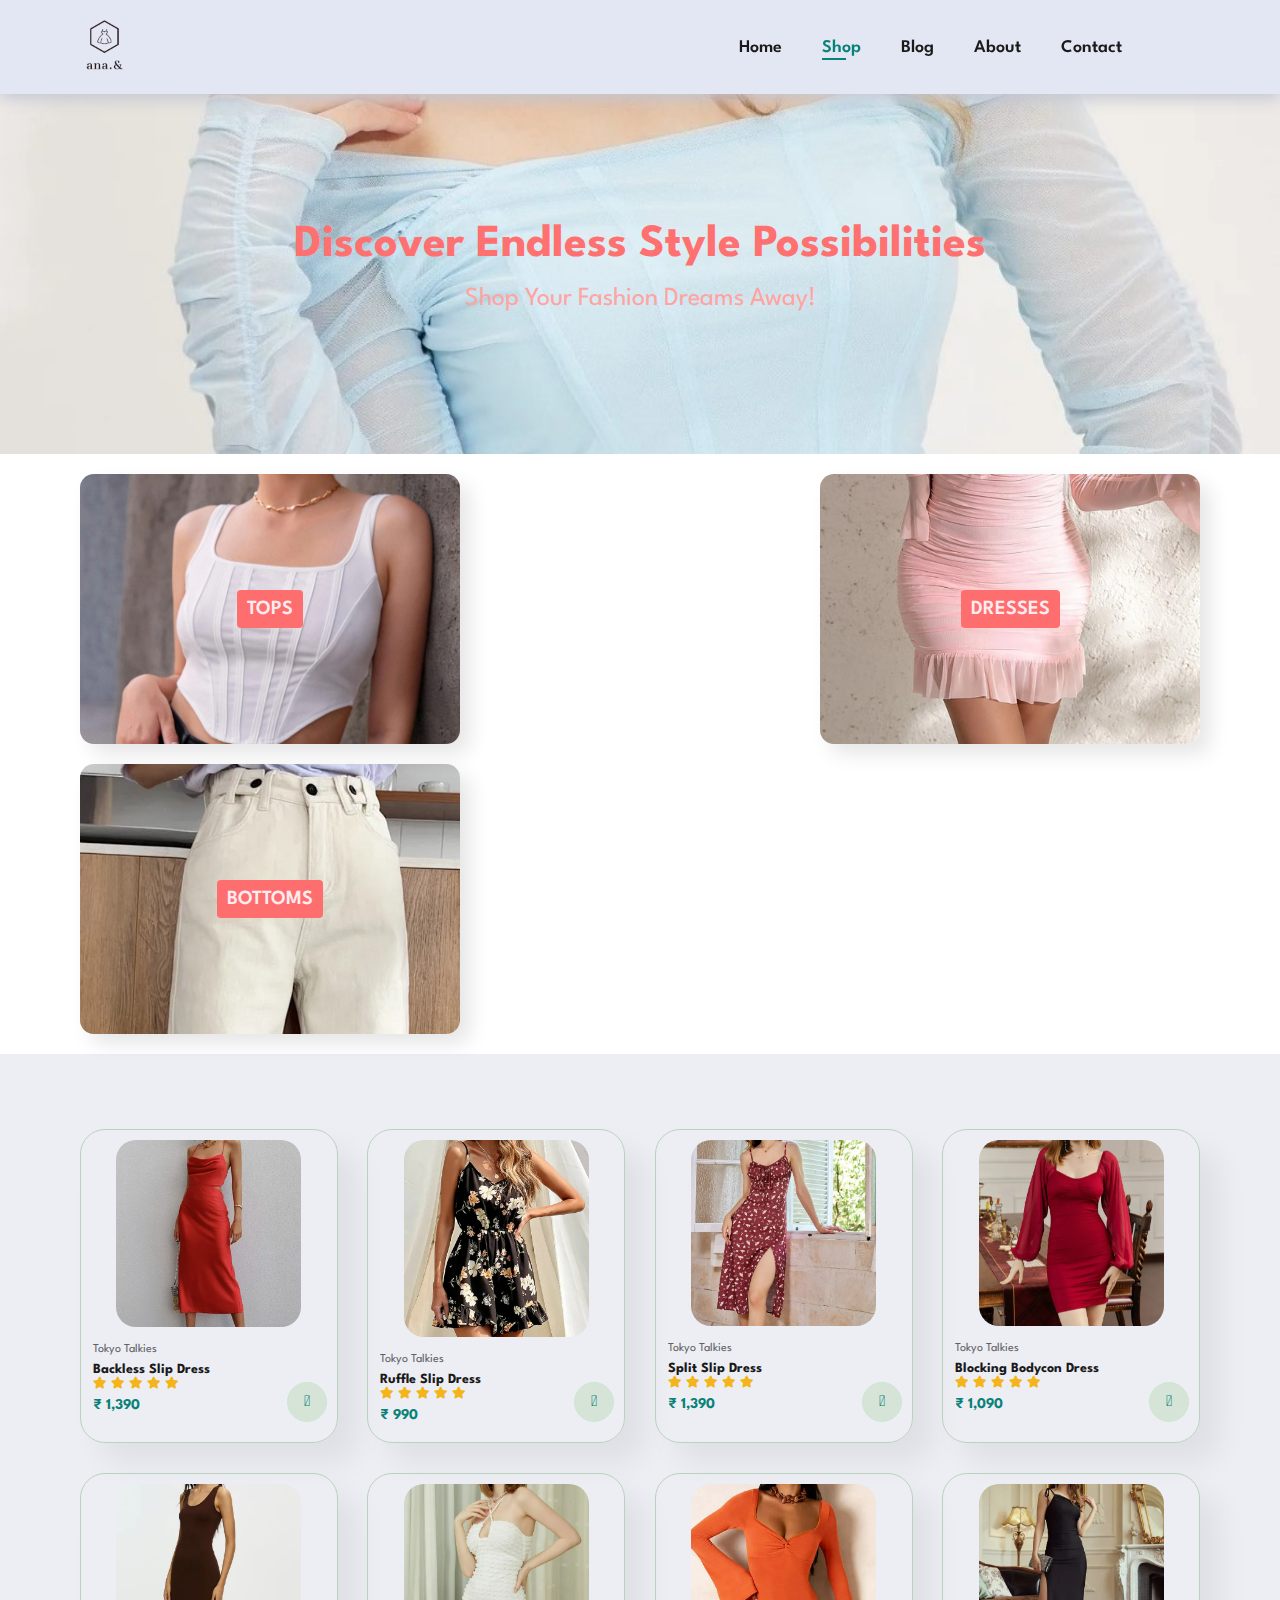
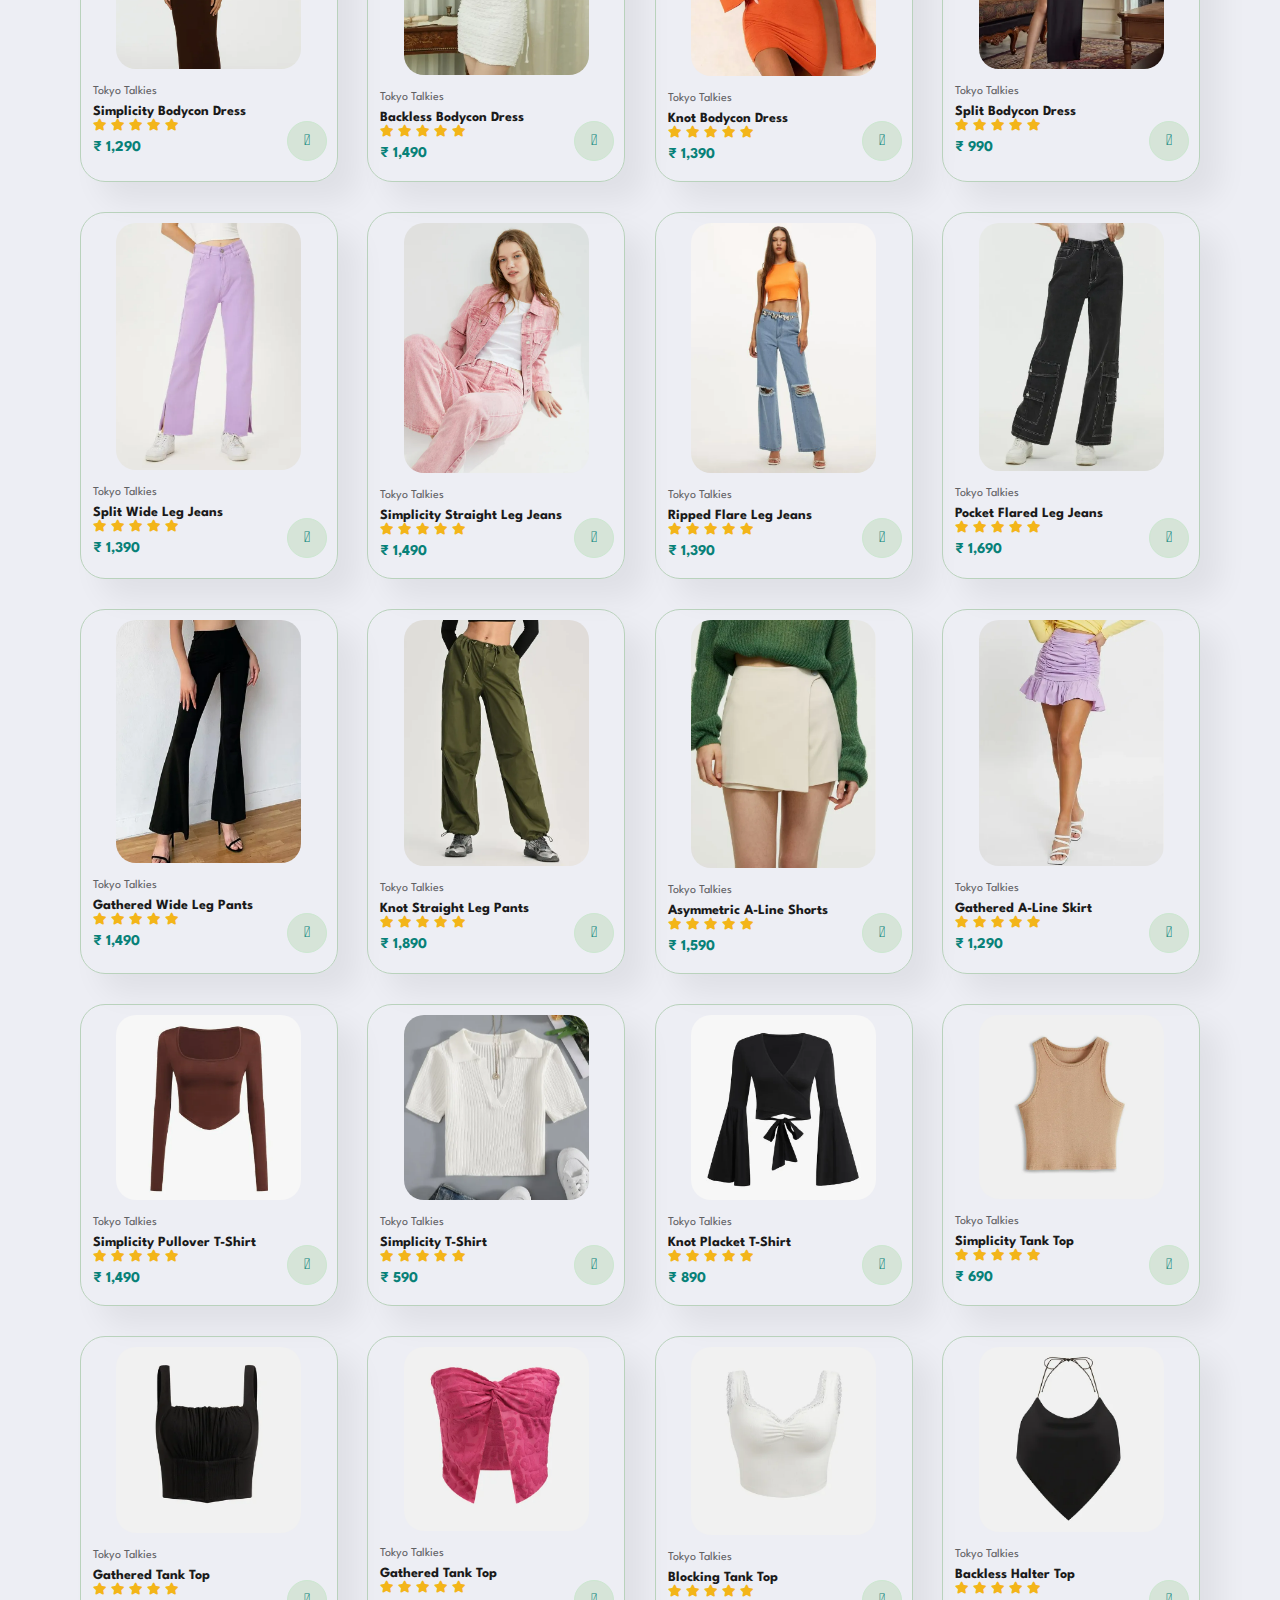
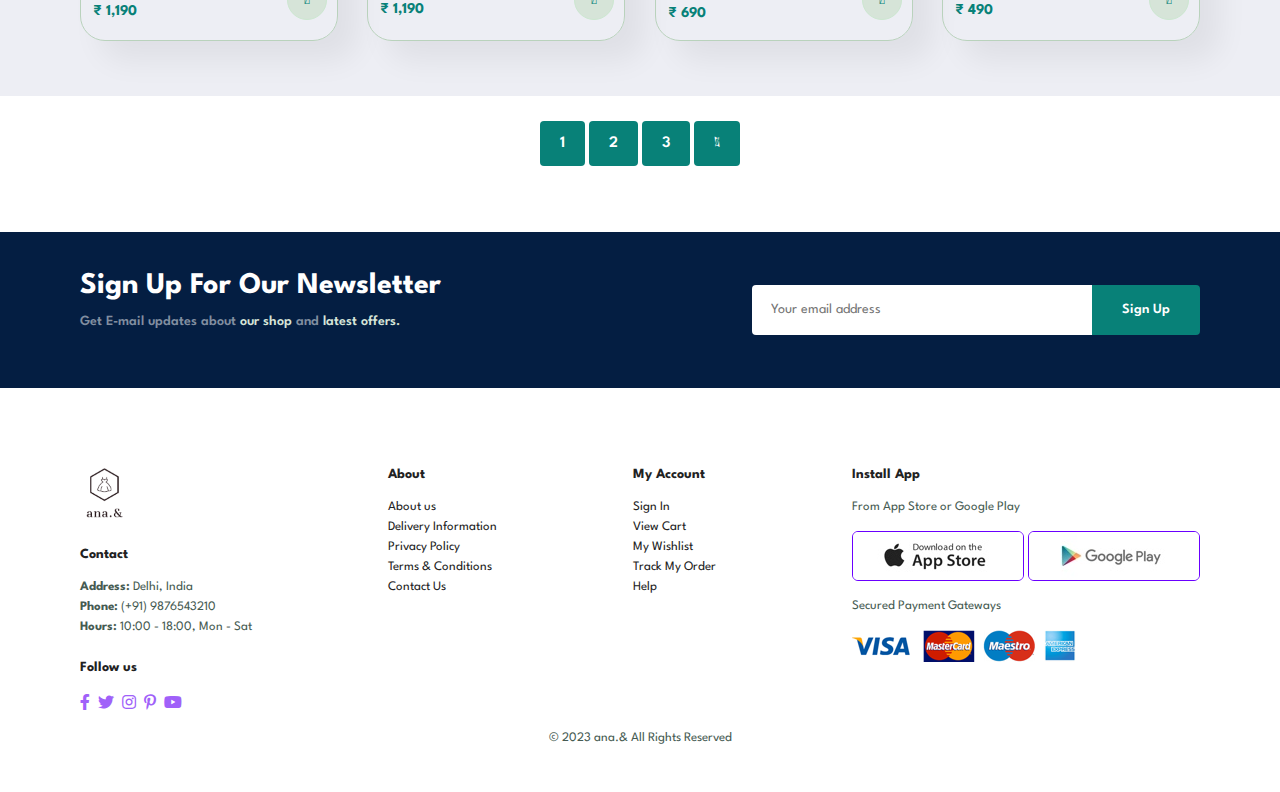
<file: 3.html>
<!DOCTYPE html>
<html lang="en">
<head>
    <meta charset="UTF-8">
    <meta http-equiv="X-UA-Compatible" content="IE=edge">
    <meta name="viewport" content="width=device-width, initial-scale=1.0">
    <title>Shopping Website</title>
    <link rel="stylesheet" href="https://pro.fontawesome.com/releases/v5.10.0/css/all.css" />
    <link rel="stylesheet" href="style.css">
</head>

<body>

    <section id="header">
        <a href="#"><img src="images/logo.png" width="50px" class="logo" alt=""></a>
        
        <div>
            <ul id="navbar">
            <li><a href="index.html">Home</a></li>
            <li><a class="active" href="shop.html">Shop</a></li>
            <li><a href="blog.html">Blog</a></li>
            <li><a href="about.html">About</a></li>
            <li><a href="contact.html">Contact</a></li>
            <li><a href="cart.html"><i class="far fa-shopping-bag"></i></a></li>
            </ul>
        </div>
    </section>

    <section id="page-header">
        <h2>Discover Endless Style Possibilities</h2>
        <p>Shop Your Fashion Dreams Away!</p>
    </section>

    <section id="banners3">
        <div class="banner-box" onclick="window.location.href='tops.html'">
            <a href="tops.html">TOPS</a>
        </div>
        <div class="banner-box banner-box2" onclick="window.location.href='dresses.html'">
            <a href="dresses.html">DRESSES</a>
        </div>
        <div class="banner-box banner-box3" onclick="window.location.href='bottoms.html'">
            <a href="bottoms.html">BOTTOMS</a> 
        </div>
    </section>

    <section id="product1" class="section-p1">
        <div class="pro-container">
            <div class="pro">
                <img src="images/products/f5.png" alt="">
                <div class="des">
                    <span>Tokyo Talkies</span>
                    <h5>Backless Slip Dress</h5>
                    <div class="star">
                        <i class="fas fa-star"></i>
                        <i class="fas fa-star"></i>
                        <i class="fas fa-star"></i>
                        <i class="fas fa-star"></i>
                        <i class="fas fa-star"></i>
                    </div>
                    <h4>₹ 1,390</h4>
                </div>
                <a href="#"><i class="fal fa-shopping-cart cart"></i></a>
            </div>
            <div class="pro">
                <img src="images/products/f6.png" alt="">
                <div class="des">
                    <span>Tokyo Talkies</span>
                    <h5>Ruffle Slip Dress</h5>
                    <div class="star">
                        <i class="fas fa-star"></i>
                        <i class="fas fa-star"></i>
                        <i class="fas fa-star"></i>
                        <i class="fas fa-star"></i>
                        <i class="fas fa-star"></i>
                    </div>
                    <h4>₹ 990</h4>
                </div>
                <a href="#"><i class="fal fa-shopping-cart cart"></i></a>
            </div>
            <div class="pro">
                <img src="images/products/f7.png" alt="">
                <div class="des">
                    <span>Tokyo Talkies</span>
                    <h5>Split Slip Dress</h5>
                    <div class="star">
                        <i class="fas fa-star"></i>
                        <i class="fas fa-star"></i>
                        <i class="fas fa-star"></i>
                        <i class="fas fa-star"></i>
                        <i class="fas fa-star"></i>
                    </div>
                    <h4>₹ 1,390</h4>
                </div>
                <a href="#"><i class="fal fa-shopping-cart cart"></i></a>
            </div>
            <div class="pro">
                <img src="images/products/f8.png" alt="">
                <div class="des">
                    <span>Tokyo Talkies</span>
                    <h5>Blocking Bodycon Dress</h5>
                    <div class="star">
                        <i class="fas fa-star"></i>
                        <i class="fas fa-star"></i>
                        <i class="fas fa-star"></i>
                        <i class="fas fa-star"></i>
                        <i class="fas fa-star"></i>
                    </div>
                    <h4>₹ 1,090</h4>
                </div>
                <a href="#"><i class="fal fa-shopping-cart cart"></i></a>
            </div>
            <div class="pro">
                <img src="images/products/f13.png" alt="">
                <div class="des">
                    <span>Tokyo Talkies</span>
                    <h5>Simplicity Bodycon Dress</h5>
                    <div class="star">
                        <i class="fas fa-star"></i>
                        <i class="fas fa-star"></i>
                        <i class="fas fa-star"></i>
                        <i class="fas fa-star"></i>
                        <i class="fas fa-star"></i>
                    </div>
                    <h4>₹ 1,290</h4>
                </div>
                <a href="#"><i class="fal fa-shopping-cart cart"></i></a>
            </div>
            <div class="pro">
                <img src="images/products/f14.png" alt="">
                <div class="des">
                    <span>Tokyo Talkies</span>
                    <h5>Backless Bodycon Dress</h5>
                    <div class="star">
                        <i class="fas fa-star"></i>
                        <i class="fas fa-star"></i>
                        <i class="fas fa-star"></i>
                        <i class="fas fa-star"></i>
                        <i class="fas fa-star"></i>
                    </div>
                    <h4>₹ 1,490</h4>
                </div>
                <a href="#"><i class="fal fa-shopping-cart cart"></i></a>
            </div>
            <div class="pro">
                <img src="images/products/f15.png" alt="">
                <div class="des">
                    <span>Tokyo Talkies</span>
                    <h5>Knot Bodycon Dress</h5>
                    <div class="star">
                        <i class="fas fa-star"></i>
                        <i class="fas fa-star"></i>
                        <i class="fas fa-star"></i>
                        <i class="fas fa-star"></i>
                        <i class="fas fa-star"></i>
                    </div>
                    <h4>₹ 1,390</h4>
                </div>
                <a href="#"><i class="fal fa-shopping-cart cart"></i></a>
            </div>
            <div class="pro">
                <img src="images/products/f16.png" alt="">
                <div class="des">
                    <span>Tokyo Talkies</span>
                    <h5>Split Bodycon Dress</h5>
                    <div class="star">
                        <i class="fas fa-star"></i>
                        <i class="fas fa-star"></i>
                        <i class="fas fa-star"></i>
                        <i class="fas fa-star"></i>
                        <i class="fas fa-star"></i>
                    </div>
                    <h4>₹ 990</h4>
                </div>
                <a href="#"><i class="fal fa-shopping-cart cart"></i></a>
            </div>
            <div class="pro">
                <img src="images/products/d1.png" alt="">
                <div class="des">
                    <span>Tokyo Talkies</span>
                    <h5>Split Wide Leg Jeans</h5>
                    <div class="star">
                        <i class="fas fa-star"></i>
                        <i class="fas fa-star"></i>
                        <i class="fas fa-star"></i>
                        <i class="fas fa-star"></i>
                        <i class="fas fa-star"></i>
                    </div>
                    <h4>₹ 1,390</h4>
                </div>
                <a href="#"><i class="fal fa-shopping-cart cart"></i></a>
            </div>
            <div class="pro">
                <img src="images/products/d2.png" alt="">
                <div class="des">
                    <span>Tokyo Talkies</span>
                    <h5>Simplicity Straight Leg Jeans</h5>
                    <div class="star">
                        <i class="fas fa-star"></i>
                        <i class="fas fa-star"></i>
                        <i class="fas fa-star"></i>
                        <i class="fas fa-star"></i>
                        <i class="fas fa-star"></i>
                    </div>
                    <h4>₹ 1,490</h4>
                </div>
                <a href="#"><i class="fal fa-shopping-cart cart"></i></a>
            </div>
            <div class="pro">
                <img src="images/products/d3.png" alt="">
                <div class="des">
                    <span>Tokyo Talkies</span>
                    <h5>Ripped Flare Leg Jeans</h5>
                    <div class="star">
                        <i class="fas fa-star"></i>
                        <i class="fas fa-star"></i>
                        <i class="fas fa-star"></i>
                        <i class="fas fa-star"></i>
                        <i class="fas fa-star"></i>
                    </div>
                    <h4>₹ 1,390</h4>
                </div>
                <a href="#"><i class="fal fa-shopping-cart cart"></i></a>
            </div>
            <div class="pro">
                <img src="images/products/d4.png" alt="">
                <div class="des">
                    <span>Tokyo Talkies</span>
                    <h5>Pocket Flared Leg Jeans</h5>
                    <div class="star">
                        <i class="fas fa-star"></i>
                        <i class="fas fa-star"></i>
                        <i class="fas fa-star"></i>
                        <i class="fas fa-star"></i>
                        <i class="fas fa-star"></i>
                    </div>
                    <h4>₹ 1,690</h4>
                </div>
                <a href="#"><i class="fal fa-shopping-cart cart"></i></a>
            </div>
            <div class="pro">
                <img src="images/products/d5.png" alt="">
                <div class="des">
                    <span>Tokyo Talkies</span>
                    <h5>Gathered Wide Leg Pants</h5>
                    <div class="star">
                        <i class="fas fa-star"></i>
                        <i class="fas fa-star"></i>
                        <i class="fas fa-star"></i>
                        <i class="fas fa-star"></i>
                        <i class="fas fa-star"></i>
                    </div>
                    <h4>₹ 1,490</h4>
                </div>
                <a href="#"><i class="fal fa-shopping-cart cart"></i></a>
            </div>
            <div class="pro">
                <img src="images/products/d6.png" alt="">
                <div class="des">
                    <span>Tokyo Talkies</span>
                    <h5>Knot Straight Leg Pants</h5>
                    <div class="star">
                        <i class="fas fa-star"></i>
                        <i class="fas fa-star"></i>
                        <i class="fas fa-star"></i>
                        <i class="fas fa-star"></i>
                        <i class="fas fa-star"></i>
                    </div>
                    <h4>₹ 1,890</h4>
                </div>
                <a href="#"><i class="fal fa-shopping-cart cart"></i></a>
            </div>
            <div class="pro">
                <img src="images/products/d7.png" alt="">
                <div class="des">
                    <span>Tokyo Talkies</span>
                    <h5>Asymmetric A-Line Shorts</h5>
                    <div class="star">
                        <i class="fas fa-star"></i>
                        <i class="fas fa-star"></i>
                        <i class="fas fa-star"></i>
                        <i class="fas fa-star"></i>
                        <i class="fas fa-star"></i>
                    </div>
                    <h4>₹ 1,590</h4>
                </div>
                <a href="#"><i class="fal fa-shopping-cart cart"></i></a>
            </div>
            <div class="pro">
                <img src="images/products/d8.png" alt="">
                <div class="des">
                    <span>Tokyo Talkies</span>
                    <h5>Gathered A-Line Skirt</h5>
                    <div class="star">
                        <i class="fas fa-star"></i>
                        <i class="fas fa-star"></i>
                        <i class="fas fa-star"></i>
                        <i class="fas fa-star"></i>
                        <i class="fas fa-star"></i>
                    </div>
                    <h4>₹ 1,290</h4>
                </div>
                <a href="#"><i class="fal fa-shopping-cart cart"></i></a>
            </div>
            <div class="pro" onclick="window.location.href='sproduct.html'">
                <img src="images/products/f1.png" alt="">
                <div class="des">
                    <span>Tokyo Talkies</span>
                    <h5>Simplicity Pullover T-Shirt</h5>
                    <div class="star">
                        <i class="fas fa-star"></i>
                        <i class="fas fa-star"></i>
                        <i class="fas fa-star"></i>
                        <i class="fas fa-star"></i>
                        <i class="fas fa-star"></i>
                    </div>
                    <h4>₹ 1,490</h4>
                </div>
                <a href="#"><i class="fal fa-shopping-cart cart"></i></a>
            </div>
            <div class="pro">
                <img src="images/products/f2.png" alt="">
                <div class="des">
                    <span>Tokyo Talkies</span>
                    <h5>Simplicity T-Shirt</h5>
                    <div class="star">
                        <i class="fas fa-star"></i>
                        <i class="fas fa-star"></i>
                        <i class="fas fa-star"></i>
                        <i class="fas fa-star"></i>
                        <i class="fas fa-star"></i>
                    </div>
                    <h4>₹ 590</h4>
                </div>
                <a href="#"><i class="fal fa-shopping-cart cart"></i></a>
            </div>
            <div class="pro">
                <img src="images/products/f3.png" alt="">
                <div class="des">
                    <span>Tokyo Talkies</span>
                    <h5>Knot Placket T-Shirt</h5>
                    <div class="star">
                        <i class="fas fa-star"></i>
                        <i class="fas fa-star"></i>
                        <i class="fas fa-star"></i>
                        <i class="fas fa-star"></i>
                        <i class="fas fa-star"></i>
                    </div>
                    <h4>₹ 890</h4>
                </div>
                <a href="#"><i class="fal fa-shopping-cart cart"></i></a>
            </div>
            <div class="pro">
                <img src="images/products/f4.png" alt="">
                <div class="des">
                    <span>Tokyo Talkies</span>
                    <h5>Simplicity Tank Top</h5>
                    <div class="star">
                        <i class="fas fa-star"></i>
                        <i class="fas fa-star"></i>
                        <i class="fas fa-star"></i>
                        <i class="fas fa-star"></i>
                        <i class="fas fa-star"></i>
                    </div>
                    <h4>₹ 690</h4>
                </div>
                <a href="#"><i class="fal fa-shopping-cart cart"></i></a>
            </div>
            <div class="pro">
                <img src="images/products/f9.png" alt="">
                <div class="des">
                    <span>Tokyo Talkies</span>
                    <h5>Gathered Tank Top</h5>
                    <div class="star">
                        <i class="fas fa-star"></i>
                        <i class="fas fa-star"></i>
                        <i class="fas fa-star"></i>
                        <i class="fas fa-star"></i>
                        <i class="fas fa-star"></i>
                    </div>
                    <h4>₹ 1,190</h4>
                </div>
                <a href="#"><i class="fal fa-shopping-cart cart"></i></a>
            </div>
            <div class="pro">
                <img src="images/products/f10.png" alt="">
                <div class="des">
                    <span>Tokyo Talkies</span>
                    <h5>Gathered Tank Top</h5>
                    <div class="star">
                        <i class="fas fa-star"></i>
                        <i class="fas fa-star"></i>
                        <i class="fas fa-star"></i>
                        <i class="fas fa-star"></i>
                        <i class="fas fa-star"></i>
                    </div>
                    <h4>₹ 1,190</h4>
                </div>
                <a href="#"><i class="fal fa-shopping-cart cart"></i></a>
            </div>
            <div class="pro">
                <img src="images/products/f11.png" alt="">
                <div class="des">
                    <span>Tokyo Talkies</span>
                    <h5>Blocking Tank Top</h5>
                    <div class="star">
                        <i class="fas fa-star"></i>
                        <i class="fas fa-star"></i>
                        <i class="fas fa-star"></i>
                        <i class="fas fa-star"></i>
                        <i class="fas fa-star"></i>
                    </div>
                    <h4>₹ 690</h4>
                </div>
                <a href="#"><i class="fal fa-shopping-cart cart"></i></a>
            </div>
            <div class="pro">
                <img src="images/products/f12.png" alt="">
                <div class="des">
                    <span>Tokyo Talkies</span>
                    <h5>Backless Halter Top</h5>
                    <div class="star">
                        <i class="fas fa-star"></i>
                        <i class="fas fa-star"></i>
                        <i class="fas fa-star"></i>
                        <i class="fas fa-star"></i>
                        <i class="fas fa-star"></i>
                    </div>
                    <h4>₹ 490</h4>
                </div>
                <a href="#"><i class="fal fa-shopping-cart cart"></i></a>
            </div>
        </div>
    </section>

    <section id="pagination" class="section-p1">
        <a href="1.html">1</a>
        <a href="2.html">2</a>
        <a href="3.html">3</a>
        <a href="#"><i class="fal fa-long-arrow-alt-right"></i> </a>
    </section>

    <section id="newsletter" class="section-p1 section-m1">
        <div class="newstext">
            <h4>Sign Up For Our Newsletter</h4>
            <p>Get E-mail updates about <span>our shop</span> and <span>latest offers.</span></p>
        </div>
        <div class="form">
            <input type="text" placeholder="Your email address">
            <button class="normal">Sign Up</button>
        </div>
    </section>

    <footer class="section-p1">
        <div class="col">
            <img class="logo" src="images/logo.png" width="50px" alt="">
            <h4>Contact</h4>
            <p><strong>Address:</strong> Delhi, India</p>
            <p><strong>Phone:</strong> (+91) 9876543210</p>
            <p><strong>Hours:</strong> 10:00 - 18:00, Mon - Sat</p>
            <div class="follow">
                <h4>Follow us</h4>
                <div class="icon">
                    <i class="fab fa-facebook-f"></i>
                    <i class="fab fa-twitter"></i>
                    <i class="fab fa-instagram"></i>
                    <i class="fab fa-pinterest-p"></i>
                    <i class="fab fa-youtube"></i>
                </div>
            </div>
        </div>

        <div class="col">
            <h4>About</h4>
            <a href="#">About us</a>
            <a href="#">Delivery Information</a>
            <a href="#">Privacy Policy</a>
            <a href="#">Terms & Conditions</a>
            <a href="#">Contact Us</a>     
        </div>

        <div class="col">
            <h4>My Account</h4>
            <a href="#">Sign In</a>
            <a href="#">View Cart</a>
            <a href="#">My Wishlist</a>
            <a href="#">Track My Order</a>
            <a href="#">Help</a>     
        </div>

        <div class="col install">
            <h4>Install App</h4>
            <p>From App Store or Google Play</p>
            <div class="row">
                <img src="images/pay/app.jpg" alt="">
                <img src="images/pay/play.jpg" alt="">
            </div>
            <p>Secured Payment Gateways</p>
            <img src="images/pay/pay.png" alt="">
        </div>

        <div class="copyright">
            <p>© 2023 ana.& All Rights Reserved </p>
        </div>
    </footer>
</body>
</html>
</file>
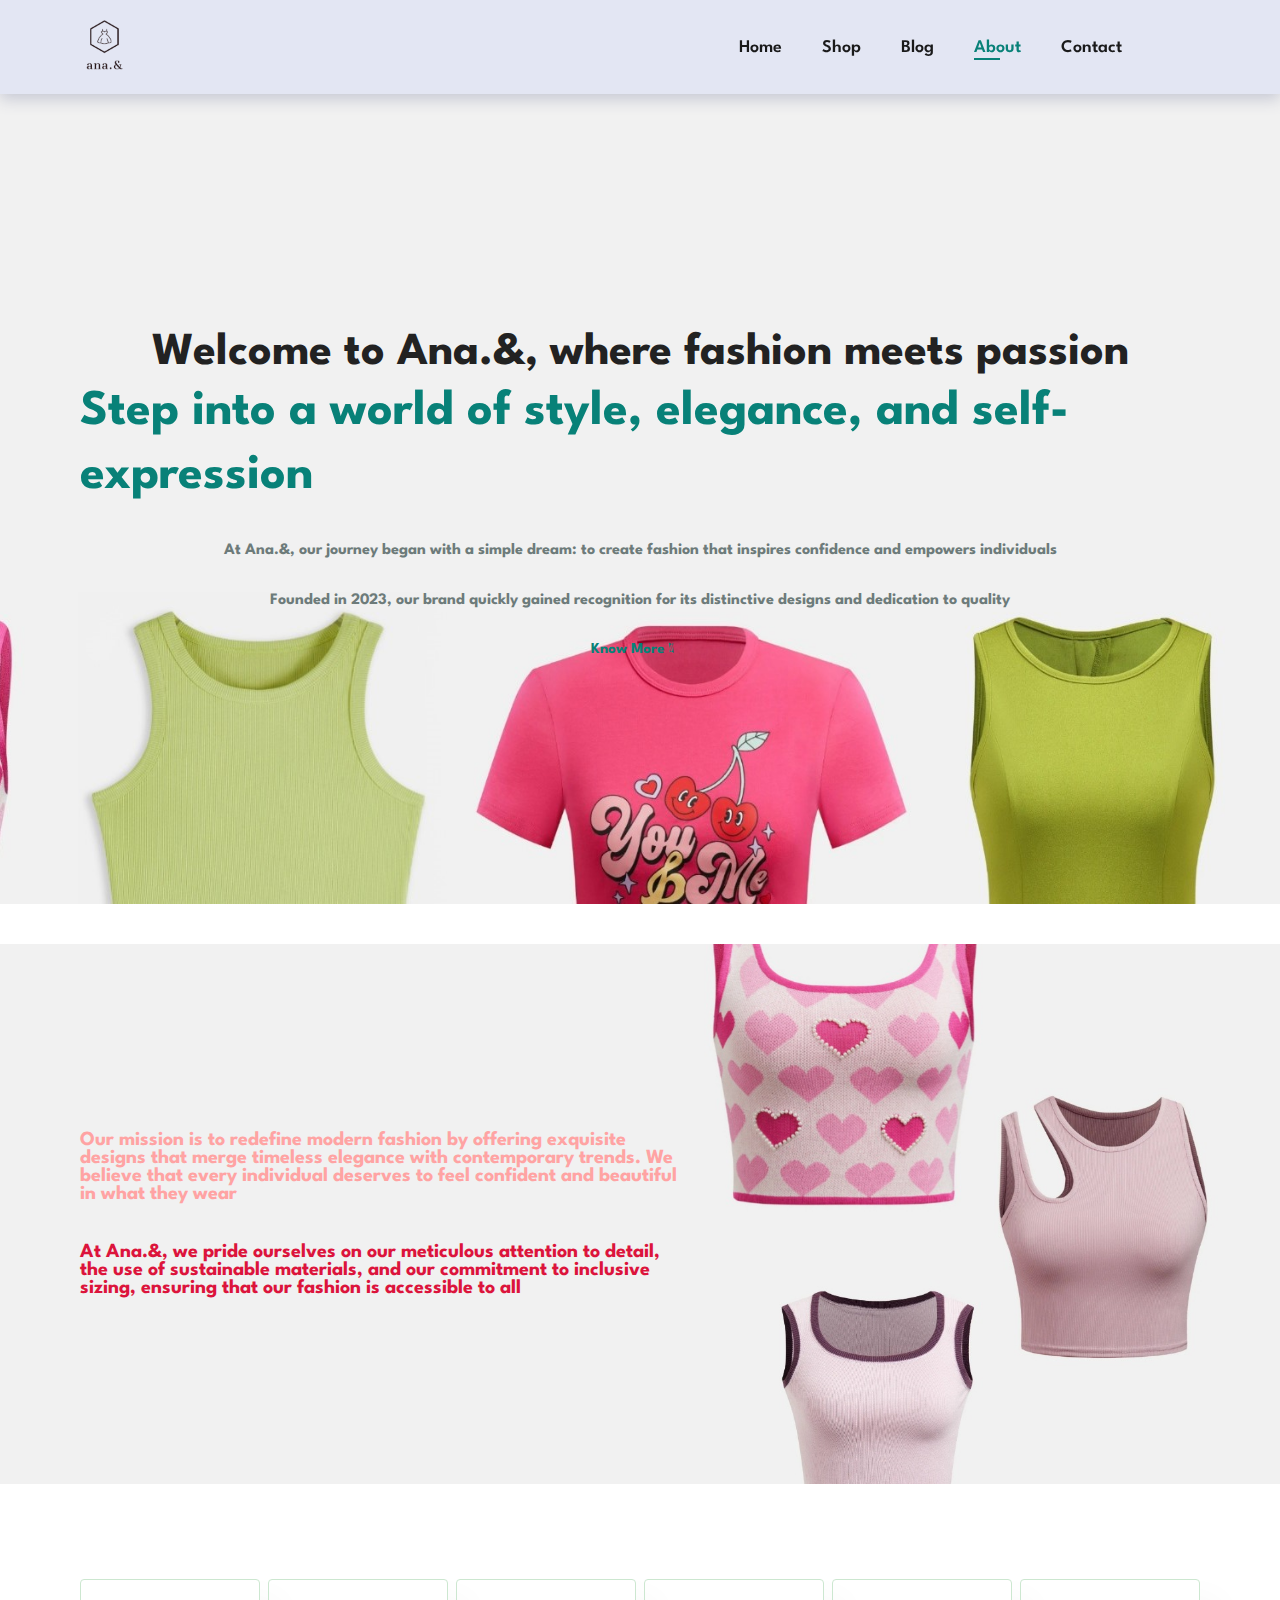
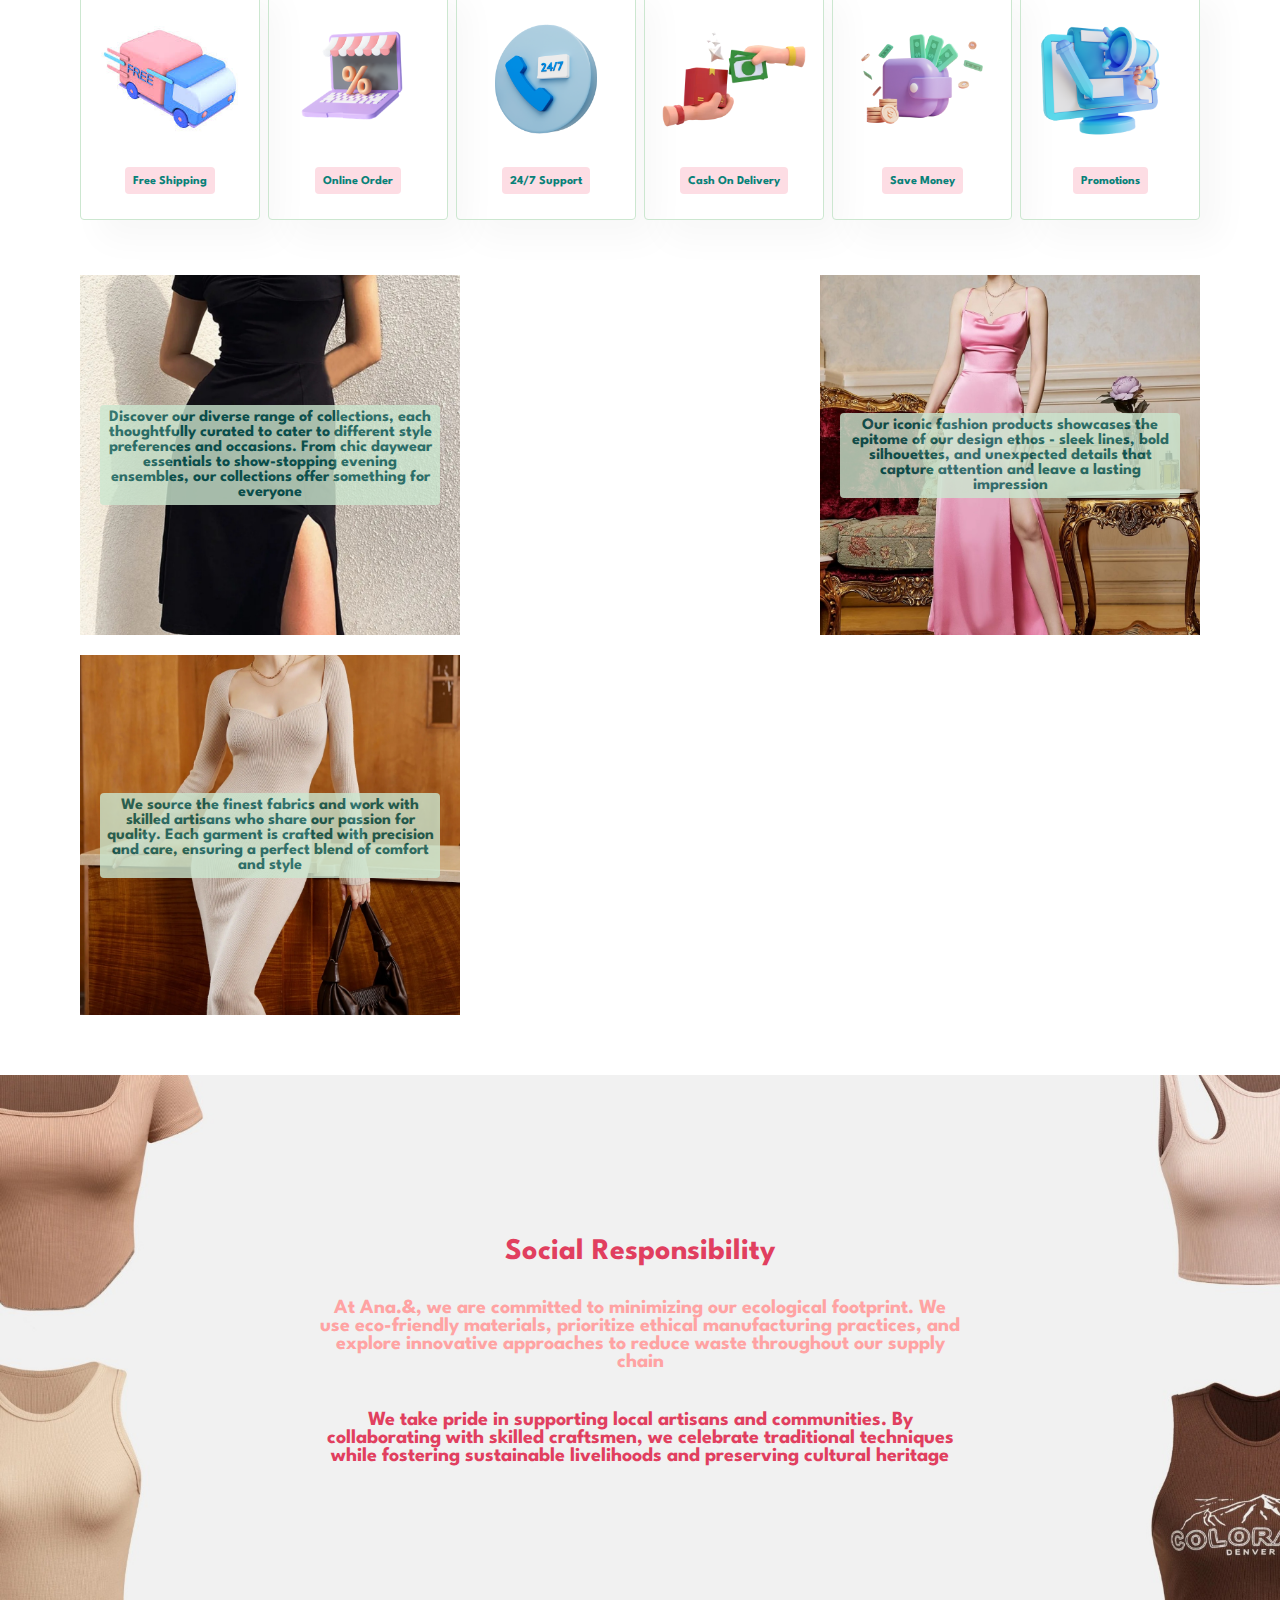
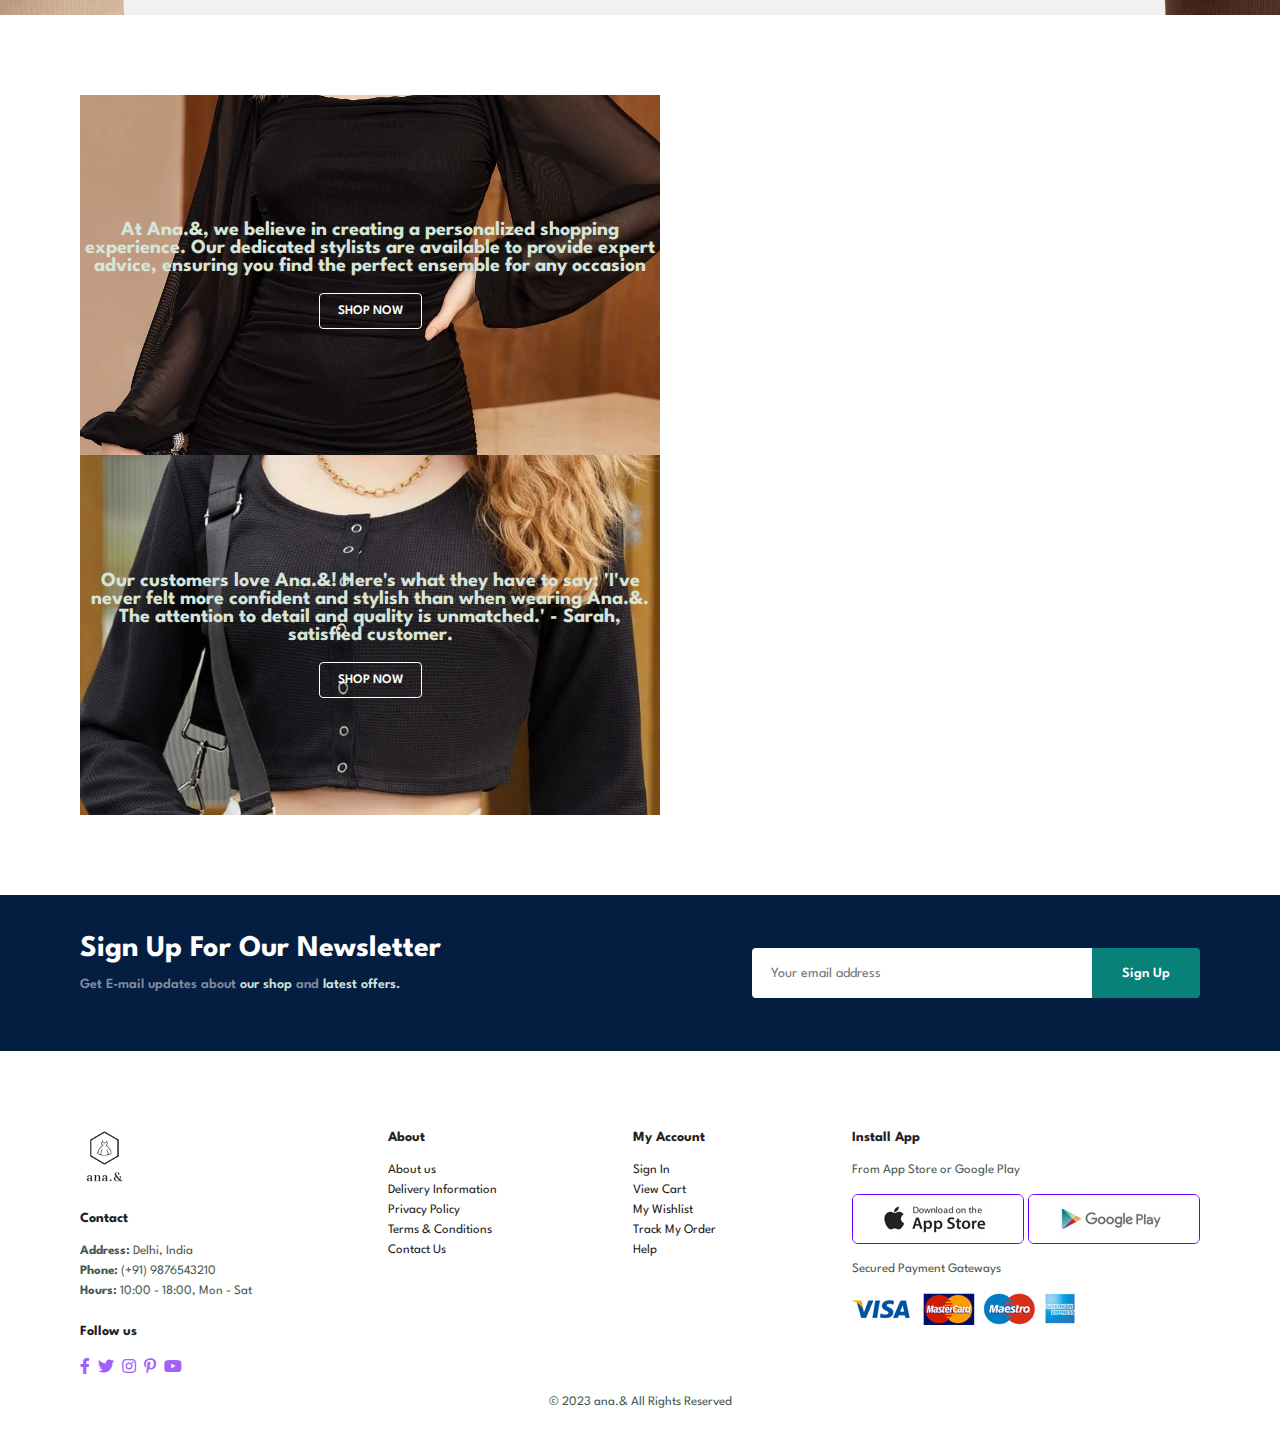
<file: about.html>
<!DOCTYPE html>
<html lang="en">
<head>
    <meta charset="UTF-8">
    <meta http-equiv="X-UA-Compatible" content="IE=edge">
    <meta name="viewport" content="width=device-width, initial-scale=1.0">
    <title>Shopping Website</title>
    <link rel="stylesheet" href="https://pro.fontawesome.com/releases/v5.10.0/css/all.css" />
    <link rel="stylesheet" href="style.css">
</head>

<body>

    <section id="header">
        <a href="#"><img src="images/logo.png" width="50px" class="logo" alt=""></a>
        
        <div>
            <ul id="navbar">
            <li><a href="index.html">Home</a></li>
            <li><a href="shop.html">Shop</a></li>
            <li><a href="blog.html">Blog</a></li>
            <li><a class="active" href="about.html">About</a></li>
            <li><a href="contact.html">Contact</a></li>
            <li><a href="cart.html"><i class="far fa-shopping-bag"></i></a></li>
            </ul>
        </div>
    </section>

    <section id="about-header">
        <h2>Welcome to Ana.&, where fashion meets passion</h2>
        <h1>Step into a world of style, elegance, and self-expression</h1>
        <h6>At Ana.&, our journey began with a simple dream: to create fashion that inspires confidence and empowers individuals</h6>
        <h6>Founded in 2023, our brand quickly gained recognition for its distinctive designs and dedication to quality</h6>
        <button>Know More <i class="fal fa-solid fa-chevron-down"></i></button>
    </section>

    <section id="about-banner" class="section-m1">
        <h4>Our mission is to redefine modern fashion by offering exquisite designs that merge timeless elegance with contemporary trends. We believe that every individual deserves to feel confident and beautiful in what they wear</h4>
        <h3>At Ana.&, we pride ourselves on our meticulous attention to detail, the use of sustainable materials, and our commitment to inclusive sizing, ensuring that our fashion is accessible to all</h3>
    </section>

    <section id="feature" class="section-p1">
        <div class="fe-box">
            <img src="images/features/f1.jpg" width="60px" alt="">
            <h6>Free Shipping</h6>
        </div>
        <div class="fe-box">
            <img src="images/features/f2.webp" width="60px" alt="">
            <h6>Online Order</h6>
        </div>
        <div class="fe-box">
            <img src="images/features/f3.png" width="60px" alt="">
            <h6>24/7 Support</h6>
        </div>
        <div class="fe-box">
            <img src="images/features/f4.webp" width="60px" alt="">
            <h6>Cash On Delivery</h6>
        </div>
        <div class="fe-box">
            <img src="images/features/f5.png" width="60px" alt="">
            <h6>Save Money</h6>
        </div>
        <div class="fe-box">
            <img src="images/features/f6.webp" width="60px" alt="">
            <h6>Promotions</h6>
        </div>
    </section>
 
    <section id="about-banner3">
        <div class="banner-box">
            <h4>Discover our diverse range of collections, each thoughtfully curated to cater to different style preferences and occasions. From chic daywear essentials to show-stopping evening ensembles, our collections offer something for everyone</h4>
        </div>
        <div class="banner-box banner-box2">
            <h4>Our iconic fashion products showcases the epitome of our design ethos - sleek lines, bold silhouettes, and unexpected details that capture attention and leave a lasting impression</h4>
        </div>
        <div class="banner-box banner-box3">
            <h4>We source the finest fabrics and work with skilled artisans who share our passion for quality. Each garment is crafted with precision and care, ensuring a perfect blend of comfort and style</h4>
        </div>
    </section>

    <section id="about-banner2" class="section-m1">
        <h2>Social Responsibility</h2>
        <h4>At Ana.&, we are committed to minimizing our ecological footprint. We use eco-friendly materials, prioritize ethical manufacturing practices, and explore innovative approaches to reduce waste throughout our supply chain</h4>
        <h3>We take pride in supporting local artisans and communities. By collaborating with skilled craftsmen, we celebrate traditional techniques while fostering sustainable livelihoods and preserving cultural heritage</h3>
    </section>

    <section id="about-sm-banner" class="section-p1">
        <div class="banner-box">
            <h4>At Ana.&, we believe in creating a personalized shopping experience. Our dedicated stylists are available to provide expert advice, ensuring you find the perfect ensemble for any occasion</h4>
            <button class="white">SHOP NOW</button>
        </div>
        <div class="banner-box banner-box2">
            <h4>Our customers love Ana.&! Here's what they have to say: 'I've never felt more confident and stylish than when wearing Ana.&. The attention to detail and quality is unmatched.' - Sarah, satisfied customer.</h4>
            <button class="white">SHOP NOW</button>
        </div>
    </section>     

    <section id="newsletter" class="section-p1 section-m1">
        <div class="newstext">
            <h4>Sign Up For Our Newsletter</h4>
            <p>Get E-mail updates about <span>our shop</span> and <span>latest offers.</span></p>
        </div>
        <div class="form">
            <input type="text" placeholder="Your email address">
            <button class="normal">Sign Up</button>
        </div>
    </section>

    <footer class="section-p1">
        <div class="col">
            <img class="logo" src="images/logo.png" width="50px" alt="">
            <h4>Contact</h4>
            <p><strong>Address:</strong> Delhi, India</p>
            <p><strong>Phone:</strong> (+91) 9876543210</p>
            <p><strong>Hours:</strong> 10:00 - 18:00, Mon - Sat</p>
            <div class="follow">
                <h4>Follow us</h4>
                <div class="icon">
                    <i class="fab fa-facebook-f"></i>
                    <i class="fab fa-twitter"></i>
                    <i class="fab fa-instagram"></i>
                    <i class="fab fa-pinterest-p"></i>
                    <i class="fab fa-youtube"></i>
                </div>
            </div>
        </div>

        <div class="col">
            <h4>About</h4>
            <a href="#">About us</a>
            <a href="#">Delivery Information</a>
            <a href="#">Privacy Policy</a>
            <a href="#">Terms & Conditions</a>
            <a href="#">Contact Us</a>     
        </div>

        <div class="col">
            <h4>My Account</h4>
            <a href="#">Sign In</a>
            <a href="#">View Cart</a>
            <a href="#">My Wishlist</a>
            <a href="#">Track My Order</a>
            <a href="#">Help</a>     
        </div>

        <div class="col install">
            <h4>Install App</h4>
            <p>From App Store or Google Play</p>
            <div class="row">
                <img src="images/pay/app.jpg" alt="">
                <img src="images/pay/play.jpg" alt="">
            </div>
            <p>Secured Payment Gateways</p>
            <img src="images/pay/pay.png" alt="">
        </div>

        <div class="copyright">
            <p>© 2023 ana.&  All Rights Reserved</p>
        </div>
    </footer>
</body>
</html>
</file>
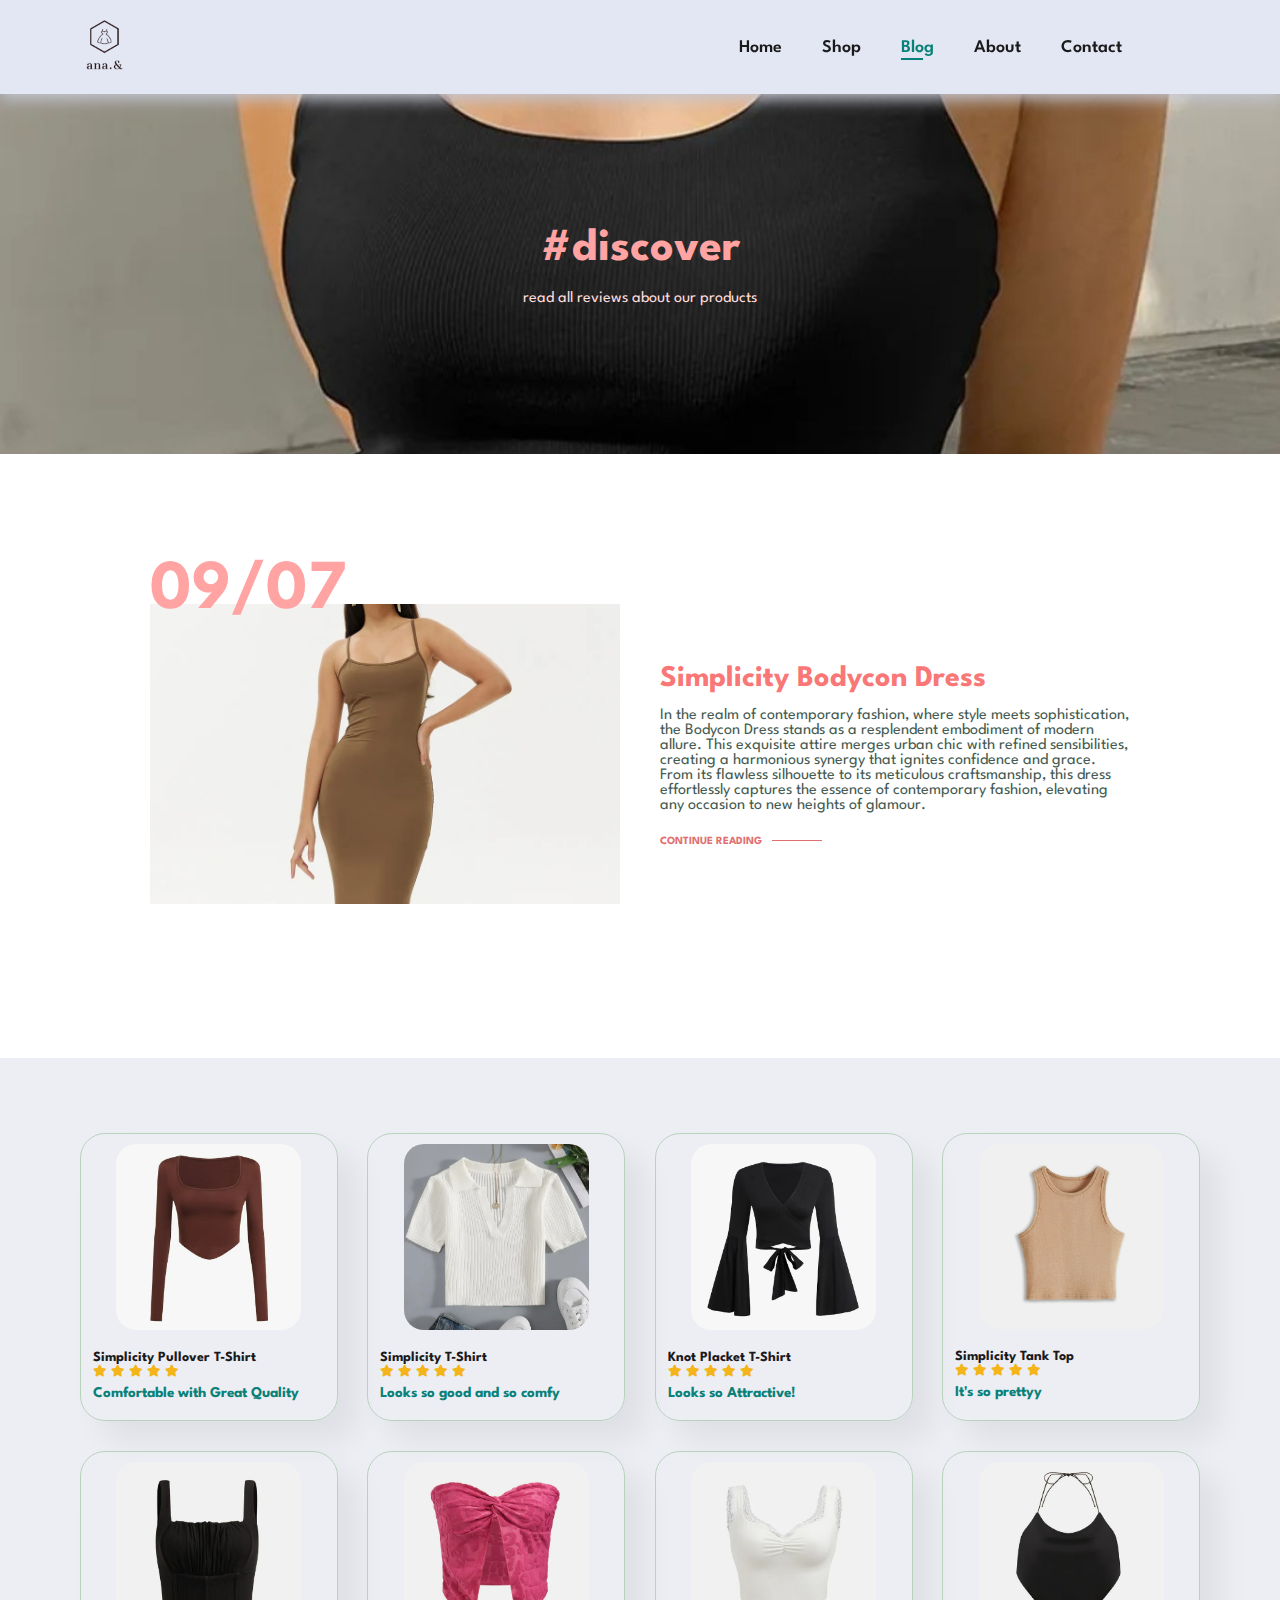
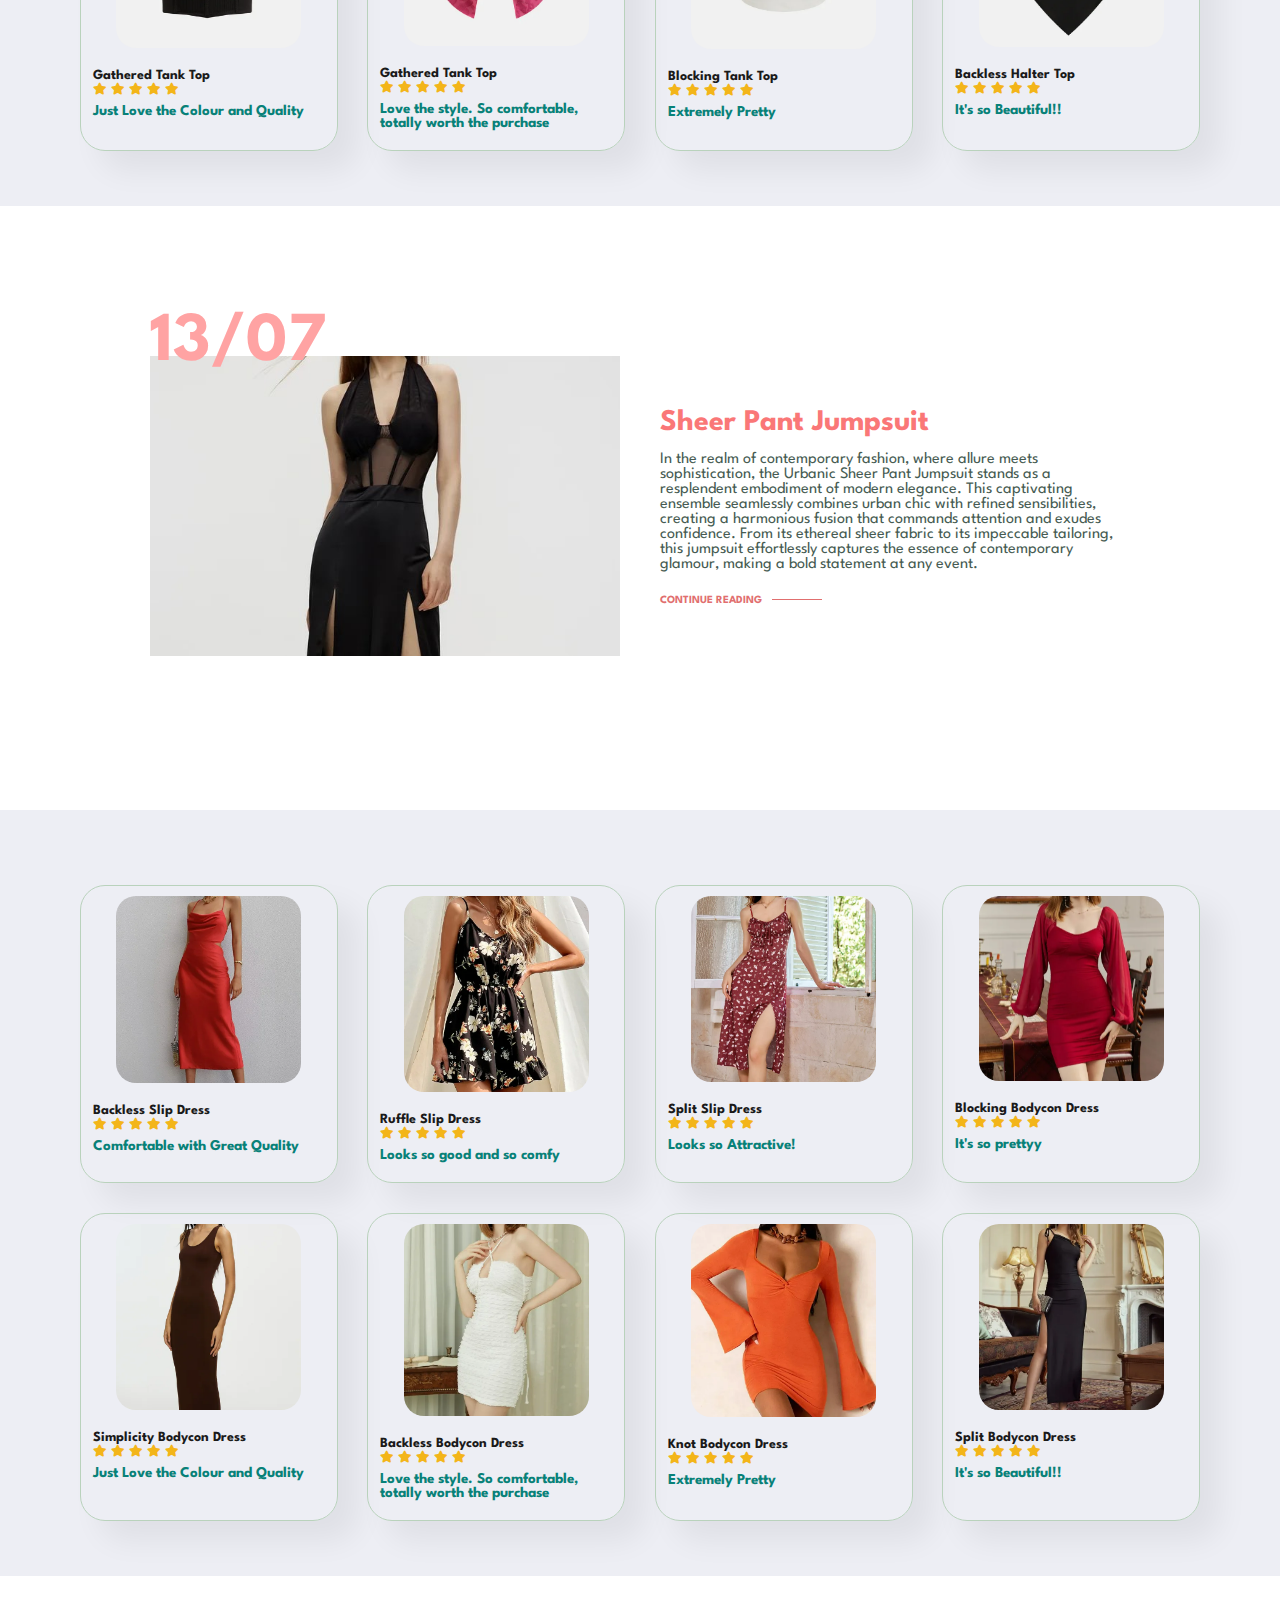
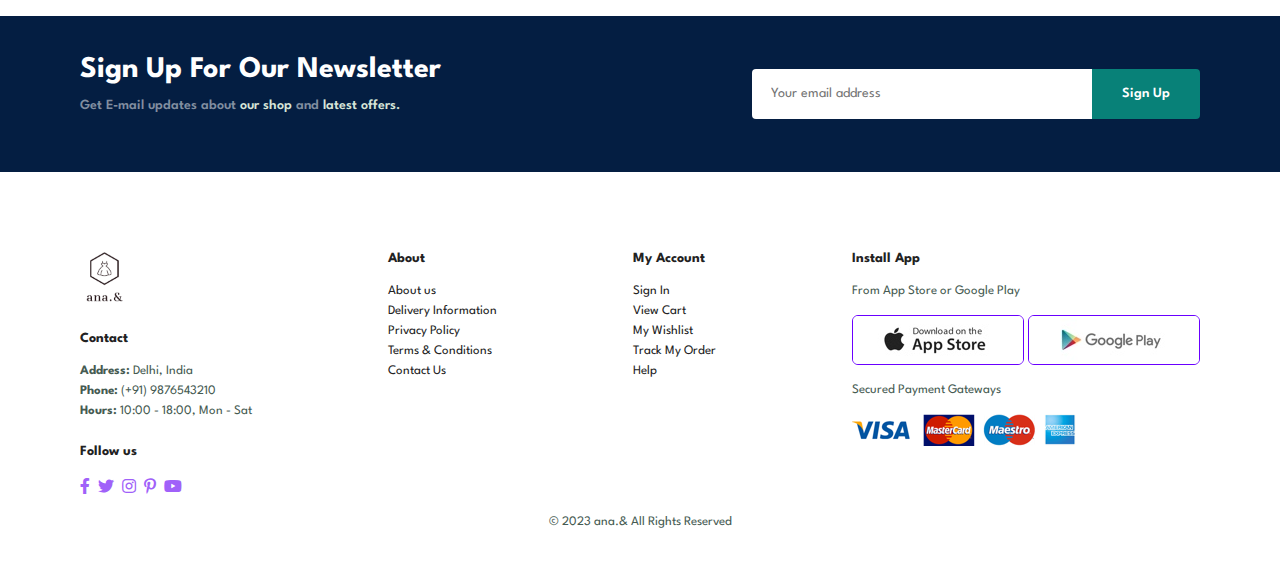
<file: blog.html>
<!DOCTYPE html>
<html lang="en">
<head>
    <meta charset="UTF-8">
    <meta http-equiv="X-UA-Compatible" content="IE=edge">
    <meta name="viewport" content="width=device-width, initial-scale=1.0">
    <title>Shopping Website</title>
    <link rel="stylesheet" href="https://pro.fontawesome.com/releases/v5.10.0/css/all.css" />
    <link rel="stylesheet" href="style.css">
</head>

<body>

    <section id="header">
        <a href="#"><img src="images/logo.png" width="50px" class="logo" alt=""></a>
        
        <div>
            <ul id="navbar">
            <li><a href="index.html">Home</a></li>
            <li><a href="shop.html">Shop</a></li>
            <li><a class="active" href="blog.html">Blog</a></li>
            <li><a href="about.html">About</a></li>
            <li><a href="contact.html">Contact</a></li>
            <li><a href="cart.html"><i class="far fa-shopping-bag"></i></a></li>
            </ul>
        </div>
    </section>

    <section id="blog-header">
        <h2>#discover</h2>
        <p>read all reviews about our products</p>
    </section>

    <section id="blog">
        <div class="blog-box">
            <div class="blog-img">
                <img src="images/blog/b1.jpg" alt="">
            </div>
            <div class="blog-details">
                <h4>Simplicity Bodycon Dress</h4>
                <p>In the realm of contemporary fashion, where style meets sophistication, the Bodycon Dress stands as a resplendent embodiment of modern allure. This exquisite attire merges urban chic with refined sensibilities, creating a harmonious synergy that ignites confidence and grace. From its flawless silhouette to its meticulous craftsmanship, this dress effortlessly captures the essence of contemporary fashion, elevating any occasion to new heights of glamour.</p>
                <a href="cr.html">CONTINUE READING</a>
            </div>
        <h1>09/07</h1>
        </div>
    </section>

    <section id="product1" class="section-p1">
        <div class="pro-container">
            <div class="pro">
                <img src="images/products/f1.png" alt="">
                <div class="des">
                    <h5>Simplicity Pullover T-Shirt</h5>
                    <div class="star">
                        <i class="fas fa-star"></i>
                        <i class="fas fa-star"></i>
                        <i class="fas fa-star"></i>
                        <i class="fas fa-star"></i>
                        <i class="fas fa-star"></i>
                    </div>
                    <h4>Comfortable with Great Quality</h4>
                </div>
            </div>
            <div class="pro">
                <img src="images/products/f2.png" alt="">
                <div class="des">
                    <h5>Simplicity T-Shirt</h5>
                    <div class="star">
                        <i class="fas fa-star"></i>
                        <i class="fas fa-star"></i>
                        <i class="fas fa-star"></i>
                        <i class="fas fa-star"></i>
                        <i class="fas fa-star"></i>
                    </div>
                    <h4>Looks so good and so comfy</h4>
                </div>
            </div>
            <div class="pro">
                <img src="images/products/f3.png" alt="">
                <div class="des">
                    <h5>Knot Placket T-Shirt</h5>
                    <div class="star">
                        <i class="fas fa-star"></i>
                        <i class="fas fa-star"></i>
                        <i class="fas fa-star"></i>
                        <i class="fas fa-star"></i>
                        <i class="fas fa-star"></i>
                    </div>
                    <h4>Looks so Attractive!</h4>
                </div>
            </div>
            <div class="pro">
                <img src="images/products/f4.png" alt="">
                <div class="des">
                    <h5>Simplicity Tank Top</h5>
                    <div class="star">
                        <i class="fas fa-star"></i>
                        <i class="fas fa-star"></i>
                        <i class="fas fa-star"></i>
                        <i class="fas fa-star"></i>
                        <i class="fas fa-star"></i>
                    </div>
                    <h4> It's so prettyy</h4>
                </div>
            </div>
            <div class="pro">
                <img src="images/products/f9.png" alt="">
                <div class="des">
                    <h5>Gathered Tank Top</h5>
                    <div class="star">
                        <i class="fas fa-star"></i>
                        <i class="fas fa-star"></i>
                        <i class="fas fa-star"></i>
                        <i class="fas fa-star"></i>
                        <i class="fas fa-star"></i>
                    </div>
                    <h4>Just Love the Colour and Quality</h4>
                </div>
            </div>
            <div class="pro">
                <img src="images/products/f10.png" alt="">
                <div class="des">
                    <h5>Gathered Tank Top</h5>
                    <div class="star">
                        <i class="fas fa-star"></i>
                        <i class="fas fa-star"></i>
                        <i class="fas fa-star"></i>
                        <i class="fas fa-star"></i>
                        <i class="fas fa-star"></i>
                    </div>
                    <h4>Love the style. So comfortable, totally worth the purchase</h4>
                </div>
            </div>
            <div class="pro">
                <img src="images/products/f11.png" alt="">
                <div class="des">
                    <h5>Blocking Tank Top</h5>
                    <div class="star">
                        <i class="fas fa-star"></i>
                        <i class="fas fa-star"></i>
                        <i class="fas fa-star"></i>
                        <i class="fas fa-star"></i>
                        <i class="fas fa-star"></i>
                    </div>
                    <h4>Extremely Pretty</h4>
                </div>
            </div>
            <div class="pro">
                <img src="images/products/f12.png" alt="">
                <div class="des">
                    <h5>Backless Halter Top</h5>
                    <div class="star">
                        <i class="fas fa-star"></i>
                        <i class="fas fa-star"></i>
                        <i class="fas fa-star"></i>
                        <i class="fas fa-star"></i>
                        <i class="fas fa-star"></i>
                    </div>
                    <h4>It's so Beautiful!!</h4>
                </div>
            </div>
        </div>
    </section>

    <section id="blog">
        <div class="blog-box">
            <div class="blog-img">
                <img src="images/blog/b3.jpg" alt="">
            </div>
            <div class="blog-details">
                <h4>Sheer Pant Jumpsuit</h4>
                <p>In the realm of contemporary fashion, where allure meets sophistication, the Urbanic Sheer Pant Jumpsuit stands as a resplendent embodiment of modern elegance. This captivating ensemble seamlessly combines urban chic with refined sensibilities, creating a harmonious fusion that commands attention and exudes confidence. From its ethereal sheer fabric to its impeccable tailoring, this jumpsuit effortlessly captures the essence of contemporary glamour, making a bold statement at any event.</p>
                <a href="#">CONTINUE READING</a>
            </div>
        <h1>13/07</h1>
        </div>
    </section>

    <section id="product1" class="section-p1">
        <div class="pro-container">
            <div class="pro">
                <img src="images/products/f5.png" alt="">
                <div class="des">
                    <h5>Backless Slip Dress</h5>
                    <div class="star">
                        <i class="fas fa-star"></i>
                        <i class="fas fa-star"></i>
                        <i class="fas fa-star"></i>
                        <i class="fas fa-star"></i>
                        <i class="fas fa-star"></i>
                    </div>
                    <h4>Comfortable with Great Quality</h4>
                </div>
            </div>
            <div class="pro">
                <img src="images/products/f6.png" alt="">
                <div class="des">
                    <h5>Ruffle Slip Dress</h5>
                    <div class="star">
                        <i class="fas fa-star"></i>
                        <i class="fas fa-star"></i>
                        <i class="fas fa-star"></i>
                        <i class="fas fa-star"></i>
                        <i class="fas fa-star"></i>
                    </div>
                    <h4>Looks so good and so comfy</h4>
                </div>
            </div>
            <div class="pro">
                <img src="images/products/f7.png" alt="">
                <div class="des">
                    <h5>Split Slip Dress</h5>
                    <div class="star">
                        <i class="fas fa-star"></i>
                        <i class="fas fa-star"></i>
                        <i class="fas fa-star"></i>
                        <i class="fas fa-star"></i>
                        <i class="fas fa-star"></i>
                    </div>
                    <h4>Looks so Attractive!</h4>
                </div>
            </div>
            <div class="pro">
                <img src="images/products/f8.png" alt="">
                <div class="des">
                    <h5>Blocking Bodycon Dress</h5>
                    <div class="star">
                        <i class="fas fa-star"></i>
                        <i class="fas fa-star"></i>
                        <i class="fas fa-star"></i>
                        <i class="fas fa-star"></i>
                        <i class="fas fa-star"></i>
                    </div>
                    <h4> It's so prettyy</h4>
                </div>
            </div>
            <div class="pro">
                <img src="images/products/f13.png" alt="">
                <div class="des">
                    <h5>Simplicity Bodycon Dress</h5>
                    <div class="star">
                        <i class="fas fa-star"></i>
                        <i class="fas fa-star"></i>
                        <i class="fas fa-star"></i>
                        <i class="fas fa-star"></i>
                        <i class="fas fa-star"></i>
                    </div>
                    <h4>Just Love the Colour and Quality</h4>
                </div>
            </div>
            <div class="pro">
                <img src="images/products/f14.png" alt="">
                <div class="des">
                    <h5>Backless Bodycon Dress</h5>
                    <div class="star">
                        <i class="fas fa-star"></i>
                        <i class="fas fa-star"></i>
                        <i class="fas fa-star"></i>
                        <i class="fas fa-star"></i>
                        <i class="fas fa-star"></i>
                    </div>
                    <h4>Love the style. So comfortable, totally worth the purchase</h4>
                </div>
            </div>
            <div class="pro">
                <img src="images/products/f15.png" alt="">
                <div class="des">
                    <h5>Knot Bodycon Dress</h5>
                    <div class="star">
                        <i class="fas fa-star"></i>
                        <i class="fas fa-star"></i>
                        <i class="fas fa-star"></i>
                        <i class="fas fa-star"></i>
                        <i class="fas fa-star"></i>
                    </div>
                    <h4>Extremely Pretty</h4>
                </div>
            </div>
            <div class="pro">
                <img src="images/products/f16.png" alt="">
                <div class="des">
                    <h5>Split Bodycon Dress</h5>
                    <div class="star">
                        <i class="fas fa-star"></i>
                        <i class="fas fa-star"></i>
                        <i class="fas fa-star"></i>
                        <i class="fas fa-star"></i>
                        <i class="fas fa-star"></i>
                    </div>
                    <h4>It's so Beautiful!!</h4>
                </div>
            </div>
        </div>
    </section>

    <section id="newsletter" class="section-p1 section-m1">
        <div class="newstext">
            <h4>Sign Up For Our Newsletter</h4>
            <p>Get E-mail updates about <span>our shop</span> and <span>latest offers.</span></p>
        </div>
        <div class="form">
            <input type="text" placeholder="Your email address">
            <button class="normal">Sign Up</button>
        </div>
    </section>

    <footer class="section-p1">
        <div class="col">
            <img class="logo" src="images/logo.png" width="50px" alt="">
            <h4>Contact</h4>
            <p><strong>Address:</strong> Delhi, India</p>
            <p><strong>Phone:</strong> (+91) 9876543210</p>
            <p><strong>Hours:</strong> 10:00 - 18:00, Mon - Sat</p>
            <div class="follow">
                <h4>Follow us</h4>
                <div class="icon">
                    <i class="fab fa-facebook-f"></i>
                    <i class="fab fa-twitter"></i>
                    <i class="fab fa-instagram"></i>
                    <i class="fab fa-pinterest-p"></i>
                    <i class="fab fa-youtube"></i>
                </div>
            </div>
        </div>

        <div class="col">
            <h4>About</h4>
            <a href="#">About us</a>
            <a href="#">Delivery Information</a>
            <a href="#">Privacy Policy</a>
            <a href="#">Terms & Conditions</a>
            <a href="#">Contact Us</a>     
        </div>

        <div class="col">
            <h4>My Account</h4>
            <a href="#">Sign In</a>
            <a href="#">View Cart</a>
            <a href="#">My Wishlist</a>
            <a href="#">Track My Order</a>
            <a href="#">Help</a>     
        </div>

        <div class="col install">
            <h4>Install App</h4>
            <p>From App Store or Google Play</p>
            <div class="row">
                <img src="images/pay/app.jpg" alt="">
                <img src="images/pay/play.jpg" alt="">
            </div>
            <p>Secured Payment Gateways</p>
            <img src="images/pay/pay.png" alt="">
        </div>

        <div class="copyright">
            <p>© 2023 ana.& All Rights Reserved </p>
        </div>
    </footer>
</body>
</html>
</file>
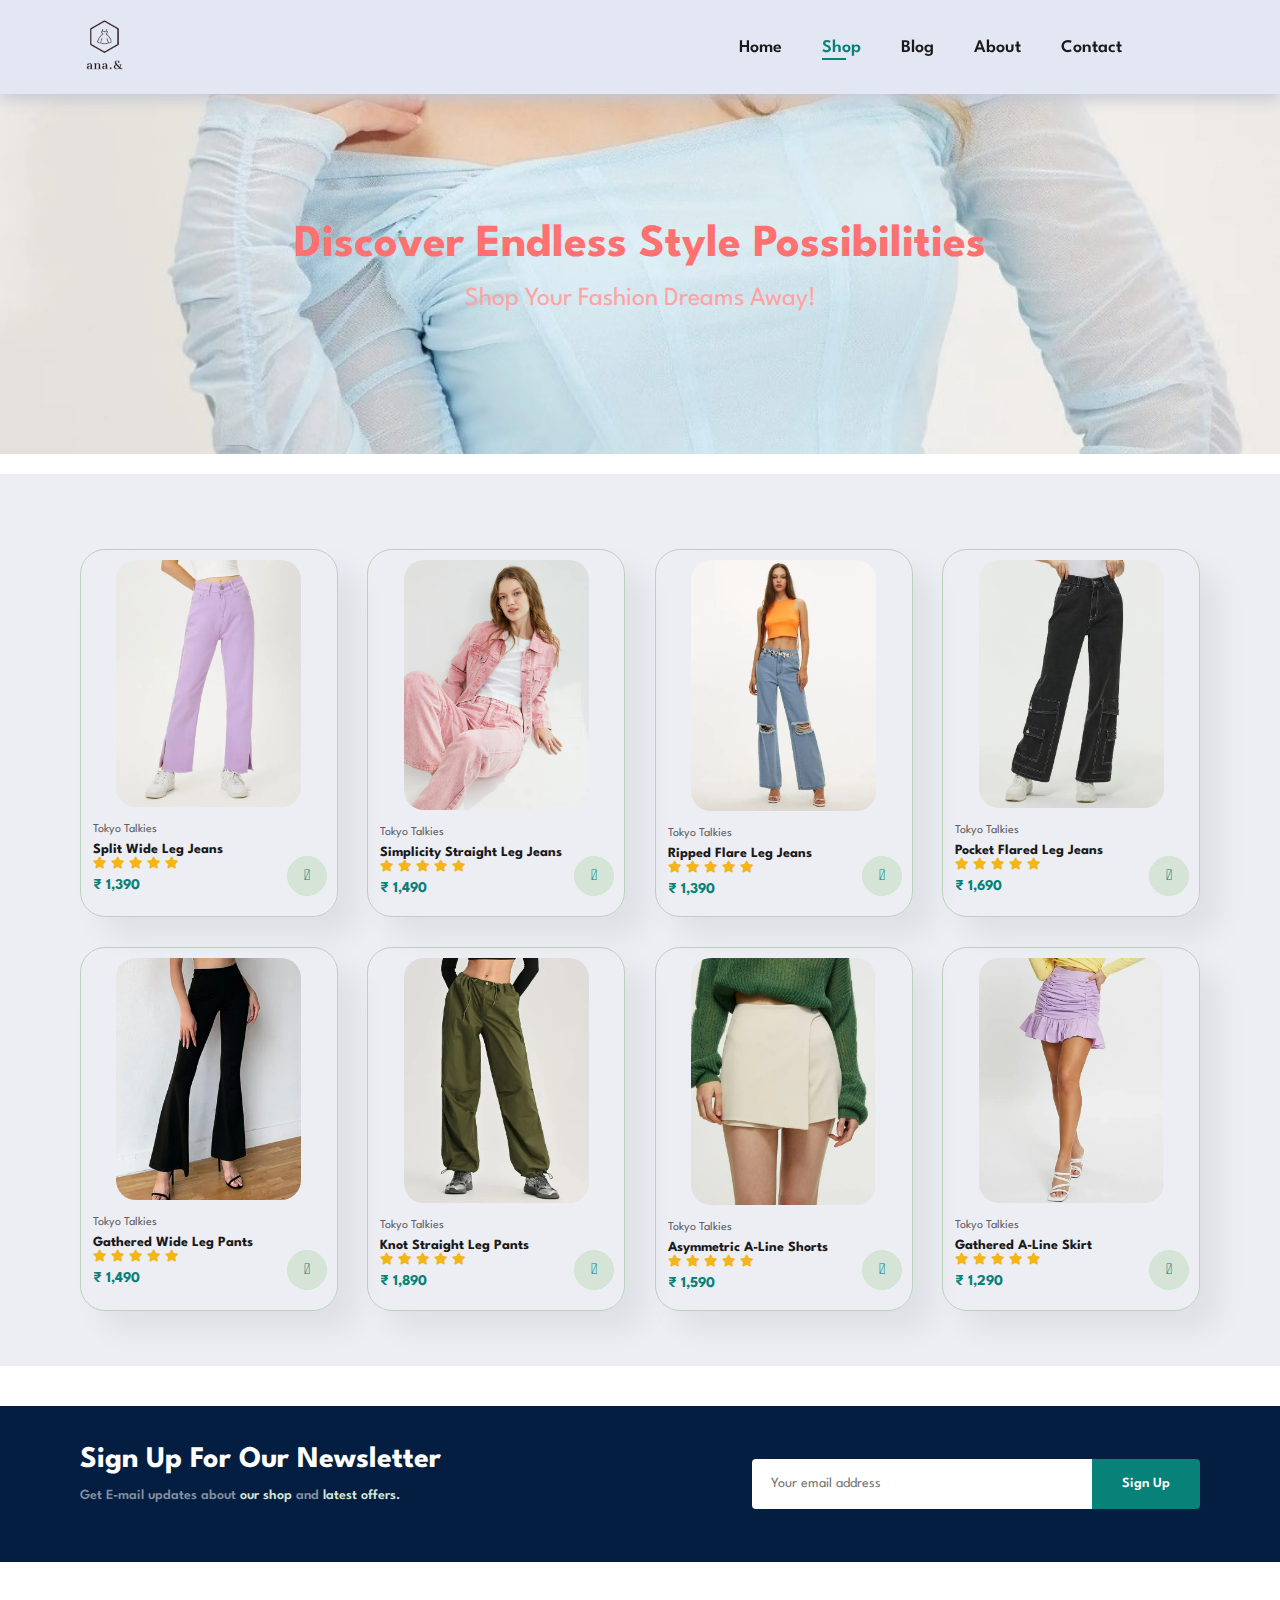
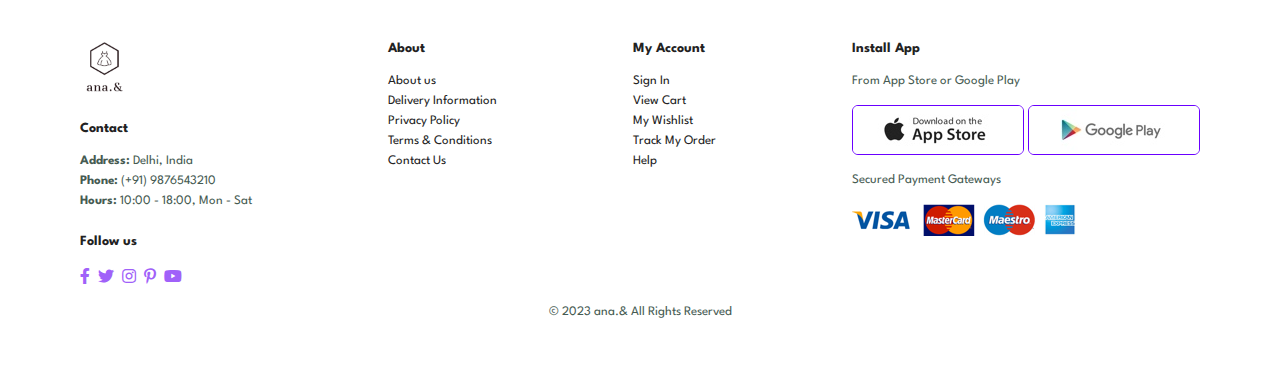
<file: bottoms.html>
<!DOCTYPE html>
<html lang="en">
<head>
    <meta charset="UTF-8">
    <meta http-equiv="X-UA-Compatible" content="IE=edge">
    <meta name="viewport" content="width=device-width, initial-scale=1.0">
    <title>Shopping Website</title>
    <link rel="stylesheet" href="https://pro.fontawesome.com/releases/v5.10.0/css/all.css" />
    <link rel="stylesheet" href="style.css">
</head>

<body>

    <section id="header">
        <a href="#"><img src="images/logo.png" width="50px" class="logo" alt=""></a>
        
        <div>
            <ul id="navbar">
            <li><a href="index.html">Home</a></li>
            <li><a class="active" href="shop.html">Shop</a></li>
            <li><a href="blog.html">Blog</a></li>
            <li><a href="about.html">About</a></li>
            <li><a href="contact.html">Contact</a></li>
            <li><a href="cart.html"><i class="far fa-shopping-bag"></i></a></li>
            </ul>
        </div>
    </section>

    <section id="page-header">
        <h2>Discover Endless Style Possibilities</h2>
        <p>Shop Your Fashion Dreams Away!</p>
    </section>

    <section id="product1" class="section-p1">
        <div class="pro-container">
            <div class="pro">
                <img src="images/products/d1.png" alt="">
                <div class="des">
                    <span>Tokyo Talkies</span>
                    <h5>Split Wide Leg Jeans</h5>
                    <div class="star">
                        <i class="fas fa-star"></i>
                        <i class="fas fa-star"></i>
                        <i class="fas fa-star"></i>
                        <i class="fas fa-star"></i>
                        <i class="fas fa-star"></i>
                    </div>
                    <h4>₹ 1,390</h4>
                </div>
                <a href="#"><i class="fal fa-shopping-cart cart"></i></a>
            </div>
            <div class="pro">
                <img src="images/products/d2.png" alt="">
                <div class="des">
                    <span>Tokyo Talkies</span>
                    <h5>Simplicity Straight Leg Jeans</h5>
                    <div class="star">
                        <i class="fas fa-star"></i>
                        <i class="fas fa-star"></i>
                        <i class="fas fa-star"></i>
                        <i class="fas fa-star"></i>
                        <i class="fas fa-star"></i>
                    </div>
                    <h4>₹ 1,490</h4>
                </div>
                <a href="#"><i class="fal fa-shopping-cart cart"></i></a>
            </div>
            <div class="pro">
                <img src="images/products/d3.png" alt="">
                <div class="des">
                    <span>Tokyo Talkies</span>
                    <h5>Ripped Flare Leg Jeans</h5>
                    <div class="star">
                        <i class="fas fa-star"></i>
                        <i class="fas fa-star"></i>
                        <i class="fas fa-star"></i>
                        <i class="fas fa-star"></i>
                        <i class="fas fa-star"></i>
                    </div>
                    <h4>₹ 1,390</h4>
                </div>
                <a href="#"><i class="fal fa-shopping-cart cart"></i></a>
            </div>
            <div class="pro">
                <img src="images/products/d4.png" alt="">
                <div class="des">
                    <span>Tokyo Talkies</span>
                    <h5>Pocket Flared Leg Jeans</h5>
                    <div class="star">
                        <i class="fas fa-star"></i>
                        <i class="fas fa-star"></i>
                        <i class="fas fa-star"></i>
                        <i class="fas fa-star"></i>
                        <i class="fas fa-star"></i>
                    </div>
                    <h4>₹ 1,690</h4>
                </div>
                <a href="#"><i class="fal fa-shopping-cart cart"></i></a>
            </div>
            <div class="pro">
                <img src="images/products/d5.png" alt="">
                <div class="des">
                    <span>Tokyo Talkies</span>
                    <h5>Gathered Wide Leg Pants</h5>
                    <div class="star">
                        <i class="fas fa-star"></i>
                        <i class="fas fa-star"></i>
                        <i class="fas fa-star"></i>
                        <i class="fas fa-star"></i>
                        <i class="fas fa-star"></i>
                    </div>
                    <h4>₹ 1,490</h4>
                </div>
                <a href="#"><i class="fal fa-shopping-cart cart"></i></a>
            </div>
            <div class="pro">
                <img src="images/products/d6.png" alt="">
                <div class="des">
                    <span>Tokyo Talkies</span>
                    <h5>Knot Straight Leg Pants</h5>
                    <div class="star">
                        <i class="fas fa-star"></i>
                        <i class="fas fa-star"></i>
                        <i class="fas fa-star"></i>
                        <i class="fas fa-star"></i>
                        <i class="fas fa-star"></i>
                    </div>
                    <h4>₹ 1,890</h4>
                </div>
                <a href="#"><i class="fal fa-shopping-cart cart"></i></a>
            </div>
            <div class="pro">
                <img src="images/products/d7.png" alt="">
                <div class="des">
                    <span>Tokyo Talkies</span>
                    <h5>Asymmetric A-Line Shorts</h5>
                    <div class="star">
                        <i class="fas fa-star"></i>
                        <i class="fas fa-star"></i>
                        <i class="fas fa-star"></i>
                        <i class="fas fa-star"></i>
                        <i class="fas fa-star"></i>
                    </div>
                    <h4>₹ 1,590</h4>
                </div>
                <a href="#"><i class="fal fa-shopping-cart cart"></i></a>
            </div>
            <div class="pro">
                <img src="images/products/d8.png" alt="">
                <div class="des">
                    <span>Tokyo Talkies</span>
                    <h5>Gathered A-Line Skirt</h5>
                    <div class="star">
                        <i class="fas fa-star"></i>
                        <i class="fas fa-star"></i>
                        <i class="fas fa-star"></i>
                        <i class="fas fa-star"></i>
                        <i class="fas fa-star"></i>
                    </div>
                    <h4>₹ 1,290</h4>
                </div>
                <a href="#"><i class="fal fa-shopping-cart cart"></i></a>
            </div>
        </div>
    </section>

    <section id="newsletter" class="section-p1 section-m1">
        <div class="newstext">
            <h4>Sign Up For Our Newsletter</h4>
            <p>Get E-mail updates about <span>our shop</span> and <span>latest offers.</span></p>
        </div>
        <div class="form">
            <input type="text" placeholder="Your email address">
            <button class="normal">Sign Up</button>
        </div>
    </section>

    <footer class="section-p1">
        <div class="col">
            <img class="logo" src="images/logo.png" width="50px" alt="">
            <h4>Contact</h4>
            <p><strong>Address:</strong> Delhi, India</p>
            <p><strong>Phone:</strong> (+91) 9876543210</p>
            <p><strong>Hours:</strong> 10:00 - 18:00, Mon - Sat</p>
            <div class="follow">
                <h4>Follow us</h4>
                <div class="icon">
                    <i class="fab fa-facebook-f"></i>
                    <i class="fab fa-twitter"></i>
                    <i class="fab fa-instagram"></i>
                    <i class="fab fa-pinterest-p"></i>
                    <i class="fab fa-youtube"></i>
                </div>
            </div>
        </div>

        <div class="col">
            <h4>About</h4>
            <a href="#">About us</a>
            <a href="#">Delivery Information</a>
            <a href="#">Privacy Policy</a>
            <a href="#">Terms & Conditions</a>
            <a href="#">Contact Us</a>     
        </div>

        <div class="col">
            <h4>My Account</h4>
            <a href="#">Sign In</a>
            <a href="#">View Cart</a>
            <a href="#">My Wishlist</a>
            <a href="#">Track My Order</a>
            <a href="#">Help</a>     
        </div>

        <div class="col install">
            <h4>Install App</h4>
            <p>From App Store or Google Play</p>
            <div class="row">
                <img src="images/pay/app.jpg" alt="">
                <img src="images/pay/play.jpg" alt="">
            </div>
            <p>Secured Payment Gateways</p>
            <img src="images/pay/pay.png" alt="">
        </div>

        <div class="copyright">
            <p>© 2023 ana.& All Rights Reserved </p>
        </div>
    </footer>

</body>
</html>
</file>
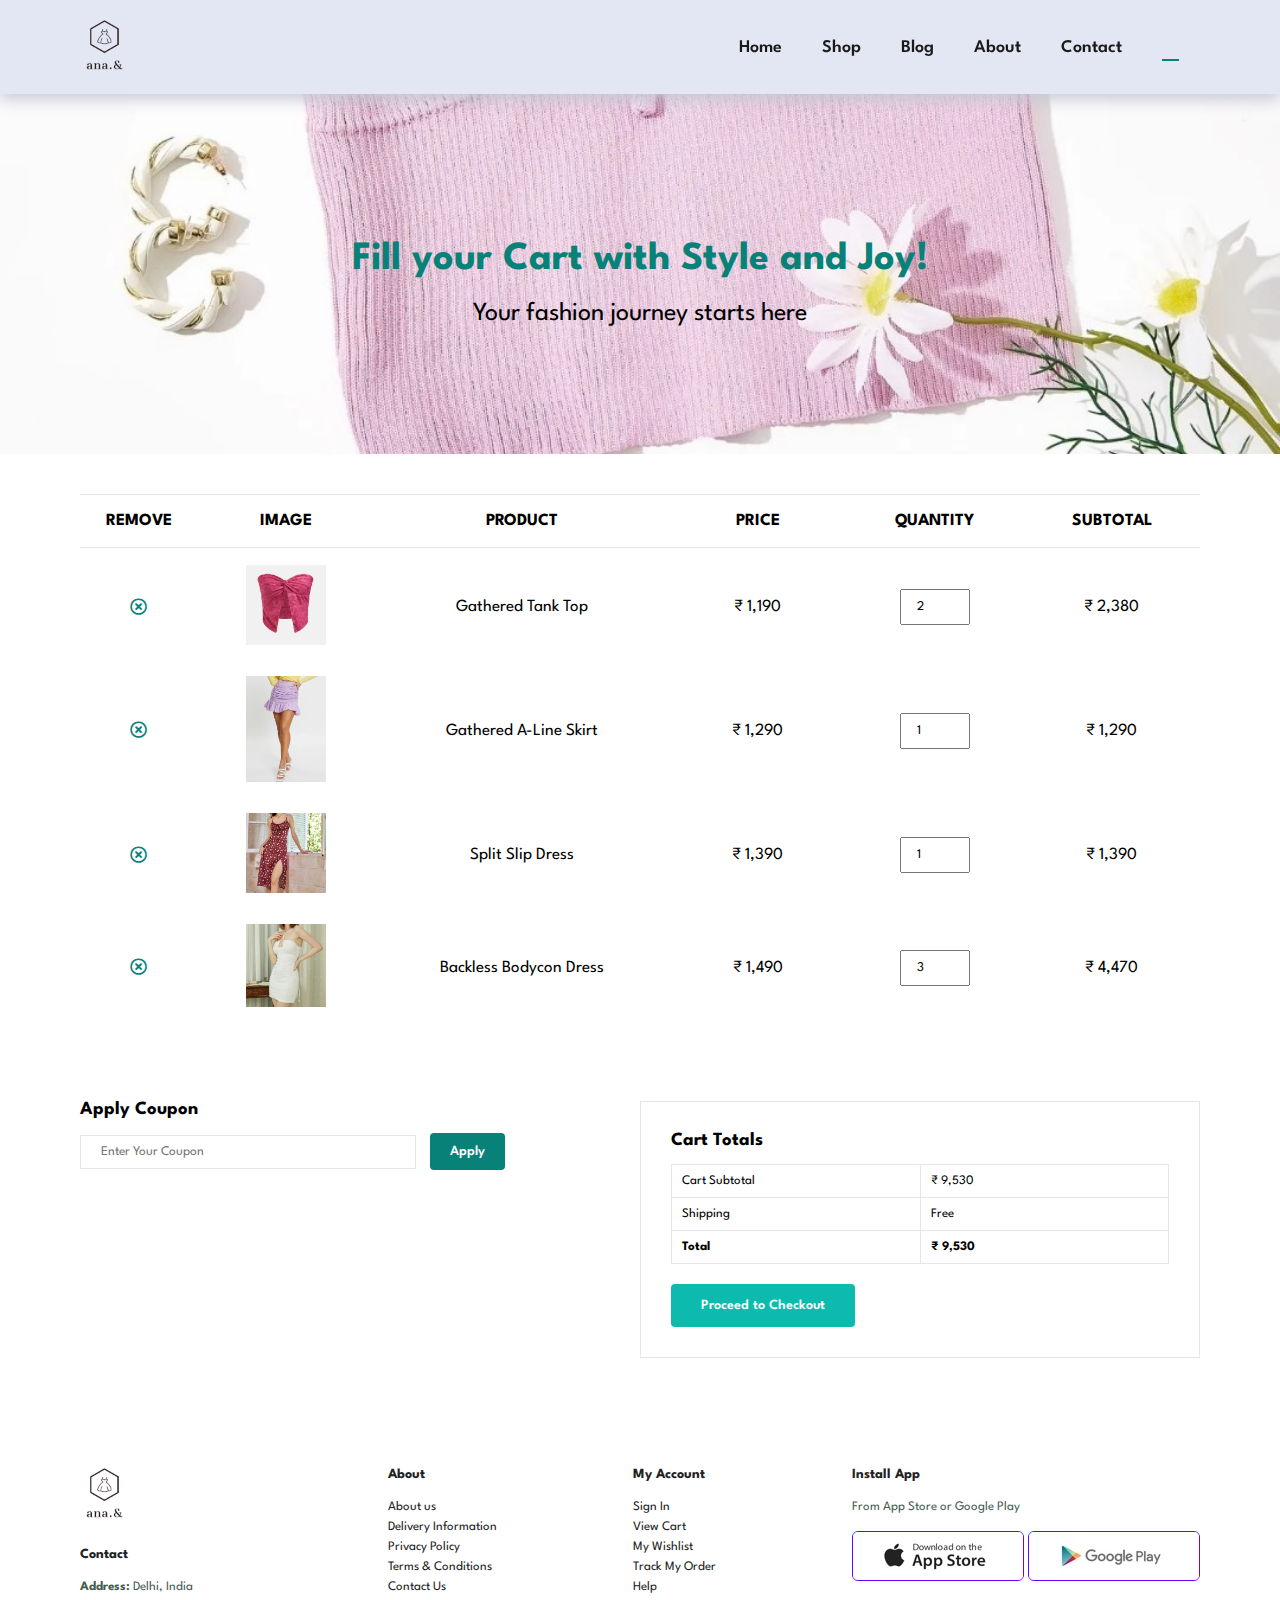
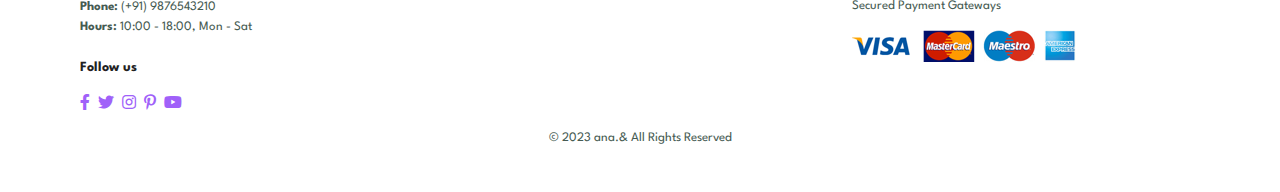
<file: cart.html>
<!DOCTYPE html>
<html lang="en">
<head>
    <meta charset="UTF-8">
    <meta http-equiv="X-UA-Compatible" content="IE=edge">
    <meta name="viewport" content="width=device-width, initial-scale=1.0">
    <title>Shopping Website</title>
    <link rel="stylesheet" href="https://pro.fontawesome.com/releases/v5.10.0/css/all.css" />
    <link rel="stylesheet" href="style.css">
</head>

<body>

    <section id="header">
        <a href="#"><img src="images/logo.png" width="50px" class="logo" alt=""></a>
        
        <div>
            <ul id="navbar">
            <li><a href="index.html">Home</a></li>
            <li><a href="shop.html">Shop</a></li>
            <li><a href="blog.html">Blog</a></li>
            <li><a href="about.html">About</a></li>
            <li><a href="contact.html">Contact</a></li>
            <li><a class="active" href="cart.html"><i class="far fa-shopping-bag"></i></a></li>
            </ul>
        </div>
    </section>

    <section id="cart-header">
        <h2>Fill your Cart with Style and Joy!</h2>
        <p>Your fashion journey starts here</p>
    </section>

    <section id="cart" class="section-p1">
        <table width="100%">
            <thead>
                <tr>
                    <td>Remove</td>
                    <td>Image</td>
                    <td>Product</td>
                    <td>Price</td>
                    <td>Quantity</td>
                    <td>Subtotal</td>
                </tr>
            </thead>
            <tbody>
                <tr>
                    <td><a href="#"><i class="far fa-times-circle"></i></a></td>
                    <td><img src="images/products/f10.png" alt=""></td>
                    <td>Gathered Tank Top</td>
                    <td>₹ 1,190</td>
                    <td><input type="number" min="1" value="2"></td>
                    <td>₹ 2,380</td>
                </tr>
                <tr>
                    <td><a href="#"><i class="far fa-times-circle"></i></a></td>
                    <td><img src="images/products/d8.png" alt=""></td>
                    <td>Gathered A-Line Skirt</td>
                    <td>₹ 1,290</td>
                    <td><input type="number" min="1" value="1"></td>
                    <td>₹ 1,290</td>
                </tr>
                <tr>
                    <td><a href="#"><i class="far fa-times-circle"></i></a></td>
                    <td><img src="images/products/f7.png" alt=""></td>
                    <td>Split Slip Dress</td>
                    <td>₹ 1,390</td>
                    <td><input type="number" min="1" value="1"></td>
                    <td>₹ 1,390</td>
                </tr>
                <tr>
                    <td><a href="#"><i class="far fa-times-circle"></i></a></td>
                    <td><img src="images/products/f14.png" alt=""></td>
                    <td>Backless Bodycon Dress</td>
                    <td>₹ 1,490</td>
                    <td><input type="number" min="1" value="3"></td>
                    <td>₹ 4,470</td>
                </tr>
            </tbody>
        </table>
    </section>

    <section id="cart-add" class="section-p1">
        <div id="coupon">
            <h3>Apply Coupon</h3>
            <div>
                <input type="text" placeholder="Enter Your Coupon">
                <button class="normal">Apply</button>
            </div>
        </div>
        
        <div id="subtotal">
            <h3>Cart Totals</h3>
            <table>
                <tr>
                    <td>Cart Subtotal</td>
                    <td>₹ 9,530</td>
                </tr>
                <tr>
                    <td>Shipping</td>
                    <td>Free</td>
                </tr>
                <tr>
                    <td><strong>Total</strong></td>
                    <td><strong>₹ 9,530</strong></td>
                </tr>
            </table>
            <button class="green">Proceed to Checkout</button>
        </div>
    </section>

    <footer class="section-p1">
        <div class="col">
            <img class="logo" src="images/logo.png" width="50px" alt="">
            <h4>Contact</h4>
            <p><strong>Address:</strong> Delhi, India</p>
            <p><strong>Phone:</strong> (+91) 9876543210</p>
            <p><strong>Hours:</strong> 10:00 - 18:00, Mon - Sat</p>
            <div class="follow">
                <h4>Follow us</h4>
                <div class="icon">
                    <i class="fab fa-facebook-f"></i>
                    <i class="fab fa-twitter"></i>
                    <i class="fab fa-instagram"></i>
                    <i class="fab fa-pinterest-p"></i>
                    <i class="fab fa-youtube"></i>
                </div>
            </div>
        </div>

        <div class="col">
            <h4>About</h4>
            <a href="#">About us</a>
            <a href="#">Delivery Information</a>
            <a href="#">Privacy Policy</a>
            <a href="#">Terms & Conditions</a>
            <a href="#">Contact Us</a>     
        </div>

        <div class="col">
            <h4>My Account</h4>
            <a href="#">Sign In</a>
            <a href="#">View Cart</a>
            <a href="#">My Wishlist</a>
            <a href="#">Track My Order</a>
            <a href="#">Help</a>     
        </div>

        <div class="col install">
            <h4>Install App</h4>
            <p>From App Store or Google Play</p>
            <div class="row">
                <img src="images/pay/app.jpg" alt="">
                <img src="images/pay/play.jpg" alt="">
            </div>
            <p>Secured Payment Gateways</p>
            <img src="images/pay/pay.png" alt="">
        </div>

        <div class="copyright">
            <p>© 2023 ana.&  All Rights Reserved</p>
        </div>
    </footer>
</body>
</html>
</file>
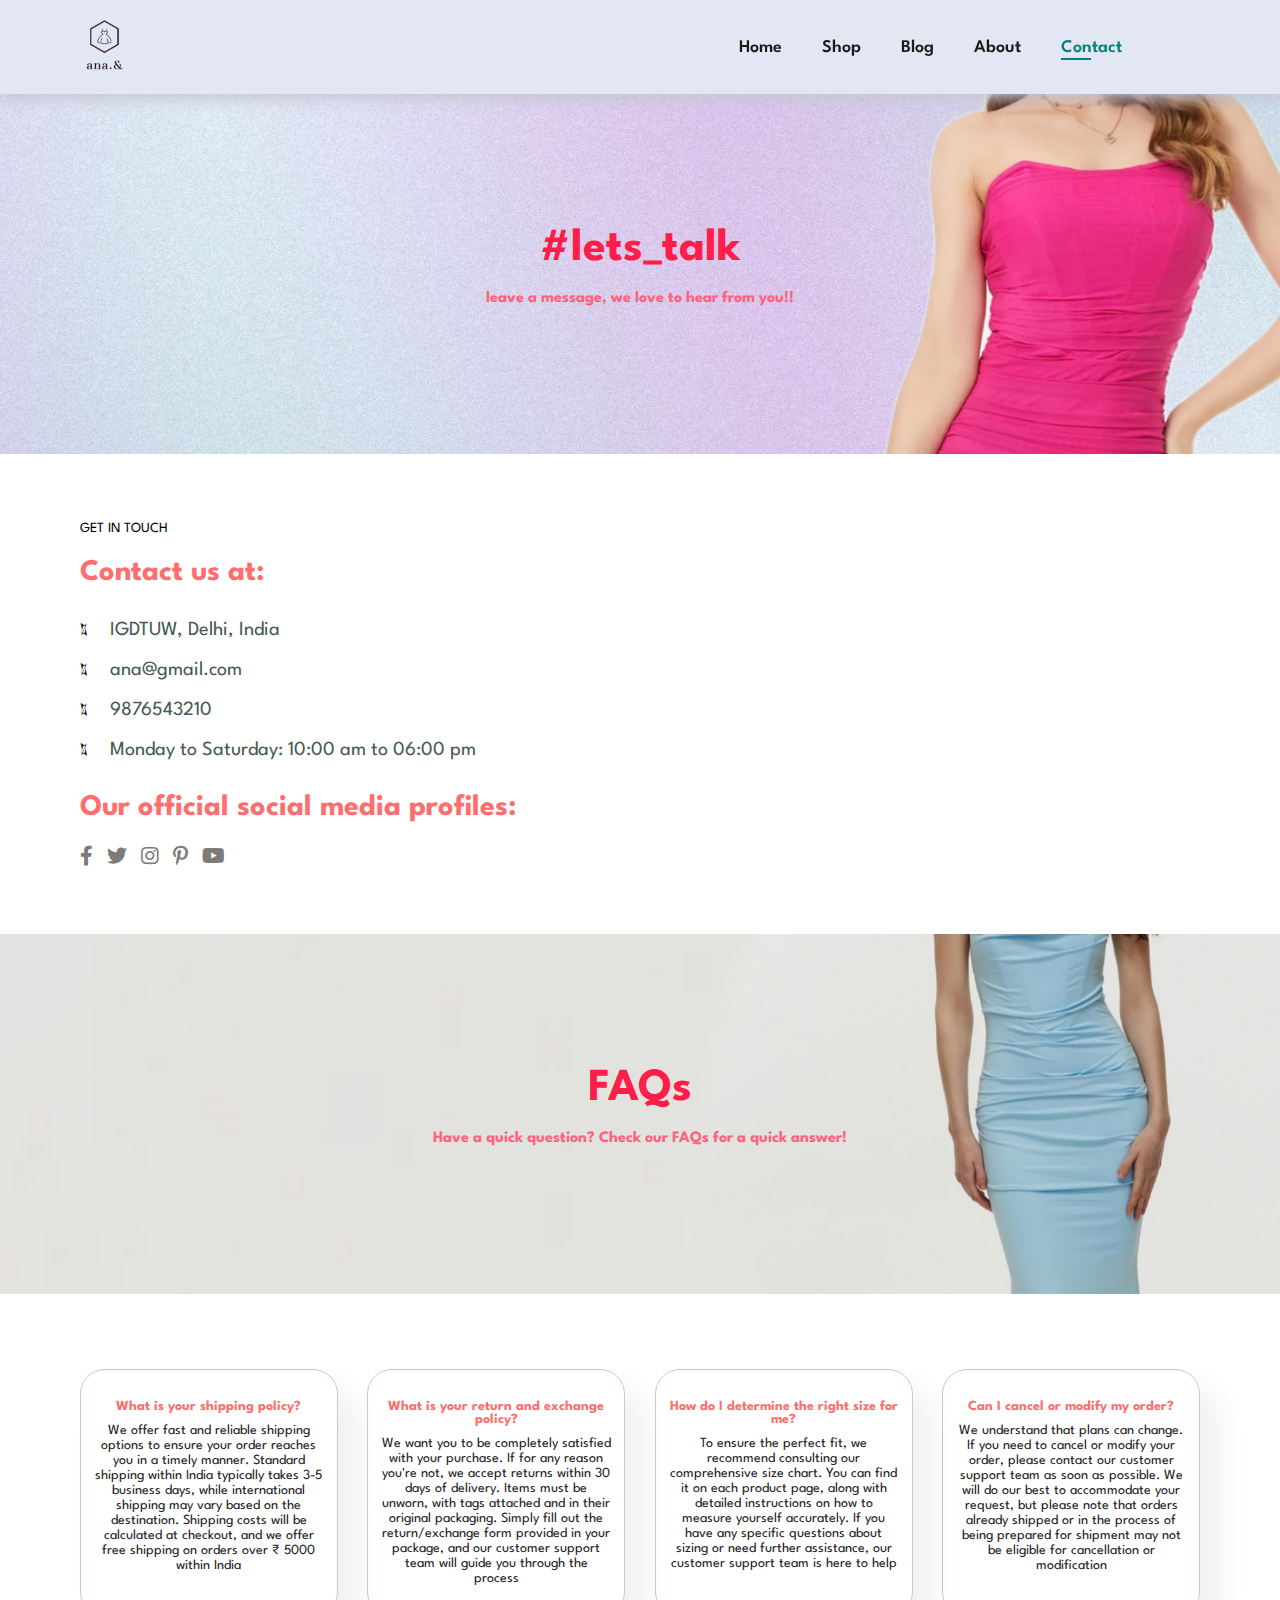
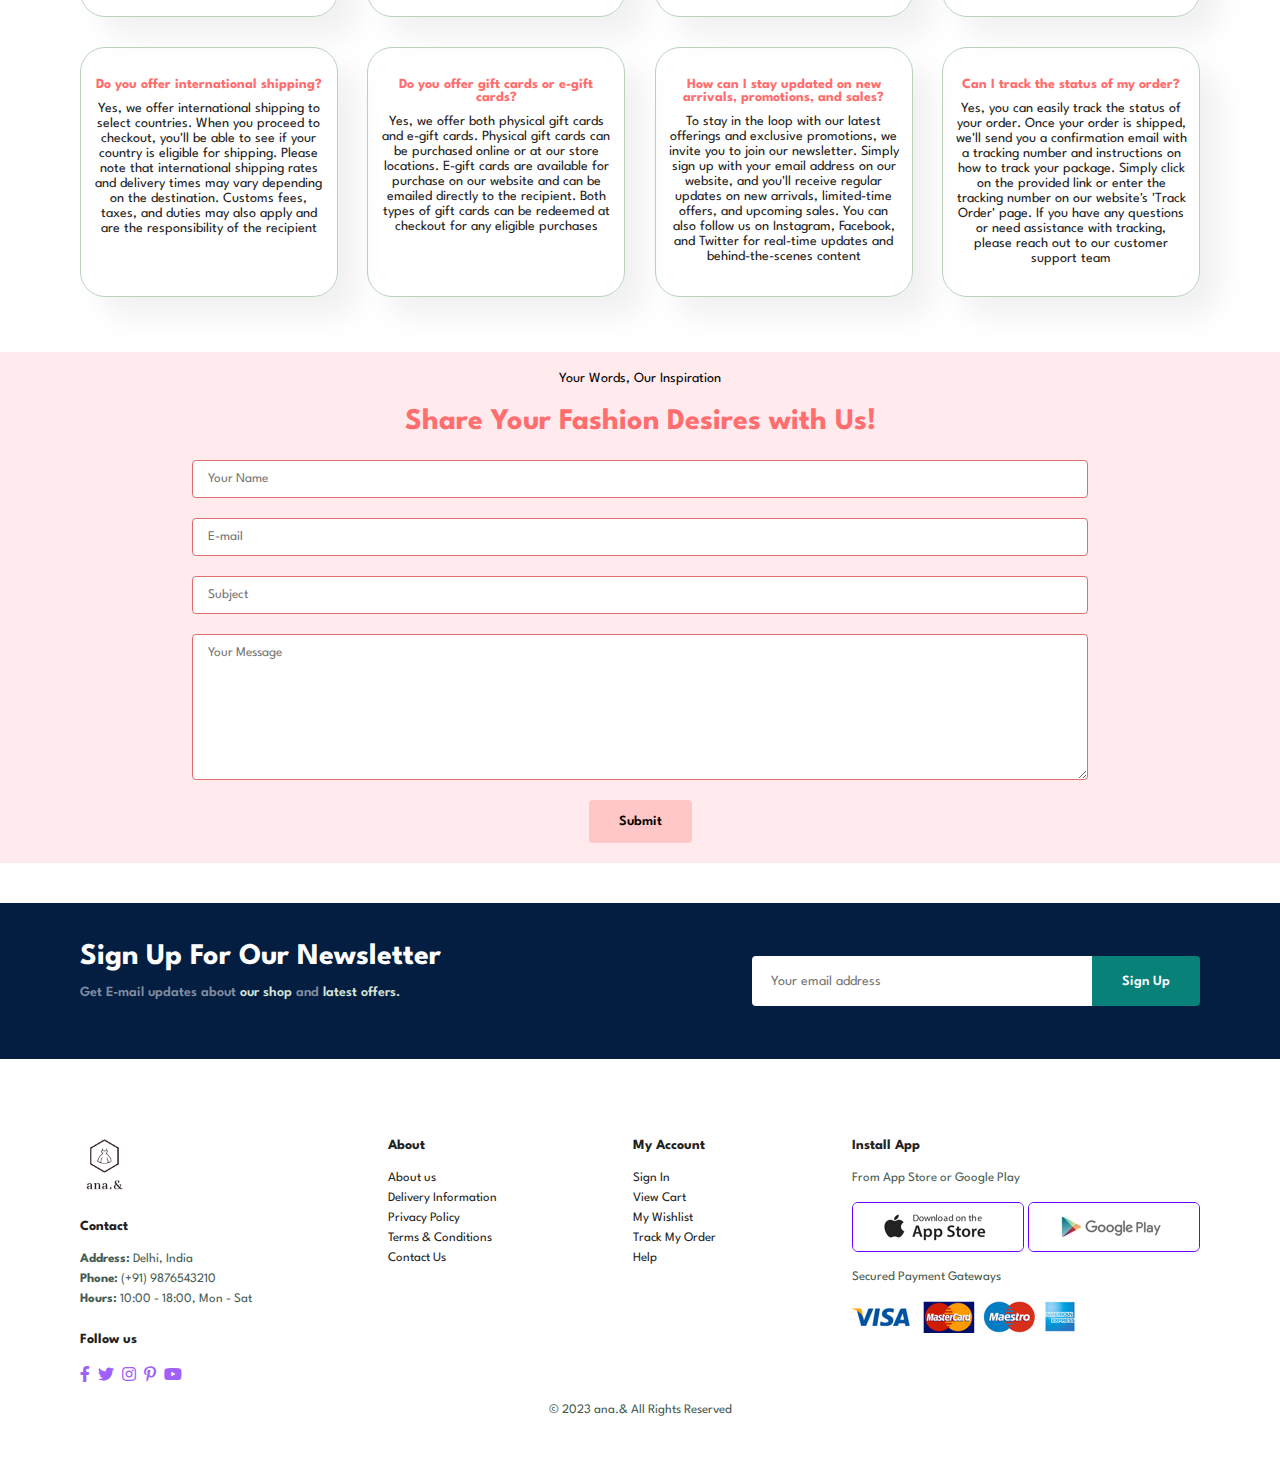
<file: contact.html>
<!DOCTYPE html>
<html lang="en">
<head>
    <meta charset="UTF-8">
    <meta http-equiv="X-UA-Compatible" content="IE=edge">
    <meta name="viewport" content="width=device-width, initial-scale=1.0">
    <title>Shopping Website</title>
    <link rel="stylesheet" href="https://pro.fontawesome.com/releases/v5.10.0/css/all.css" />
    <link rel="stylesheet" href="style.css">
</head>

<body>

    <section id="header">
        <a href="#"><img src="images/logo.png" width="50px" class="logo" alt=""></a>
        
        <div>
            <ul id="navbar">
            <li><a href="index.html">Home</a></li>
            <li><a href="shop.html">Shop</a></li>
            <li><a href="blog.html">Blog</a></li>
            <li><a href="about.html">About</a></li>
            <li><a class="active" href="contact.html">Contact</a></li>
            <li><a href="cart.html"><i class="far fa-shopping-bag"></i></a></li>
            </ul>
        </div>
    </section>

    <section id="contact-header">
        <h2>#lets_talk</h2>
        <p>leave a message, we love to hear from you!!</p>
    </section>

    <section id="contact-details" class="section-p1">
        <div class="details">
            <span>GET IN TOUCH</span>
            <h2>Contact us at:</h2>
            <div>
                <li>
                    <i class="fal fa-map"></i>
                    <p>IGDTUW, Delhi, India</p>
                </li> 
                <li>
                    <i class="fal fa-envelope"></i>
                    <p>ana@gmail.com</p>
                </li> 
                <li>
                    <i class="fal fa-phone-alt"></i>
                    <p>9876543210</p>
                </li> 
                <li>
                    <i class="fal fa-clock"></i>
                    <p>Monday to Saturday: 10:00 am to 06:00 pm</p>
                </li> 
                <h2>Our official social media profiles:</h2>
                <a href="#"><i class="fab fa-facebook-f"></i></a>
                <a href="#"><i class="fab fa-twitter"></i></a>
                <a href="#"><i class="fab fa-instagram"></i></a>
                <a href="#"><i class="fab fa-pinterest-p"></i></a>
                <a href="#"><i class="fab fa-youtube"></i></a>
            </div>
        </div>
        <div class="map">
            <iframe src="https://www.google.com/maps/embed?pb=!1m18!1m12!1m3!1d3500.8389998833172!2d77.23225760000001!3d28.664539000000005!2m3!1f0!2f0!3f0!3m2!1i1024!2i768!4f13.1!3m3!1m2!1s0x390cfd96254a0045%3A0xeb1e1553e3d72faf!2sIGDTUW%20Delhi!5e0!3m2!1sen!2sin!4v1688987721800!5m2!1sen!2sin" width="600" height="450" style="border:0;" allowfullscreen="" loading="lazy" referrerpolicy="no-referrer-when-downgrade"></iframe>
        </div>
    </section>

    <section id="faqs-header">
        <h2>FAQs</h2>
        <p>Have a quick question? Check our FAQs for a quick answer!</p>
    </section>

    <section id="faqs" class="section-p1"> 
        <div class="pro-container">
            <div class="pro">
                <div class="des">
                    <h5>What is your shipping policy?</h5>
                    <span>We offer fast and reliable shipping options to ensure your order reaches you in a timely manner. Standard shipping within India typically takes 3-5 business days, while international shipping may vary based on the destination. Shipping costs will be calculated at checkout, and we offer free shipping on orders over ₹ 5000 within India</span>
                </div>
            </div>
            <div class="pro">
                <div class="des">
                    <h5>What is your return and exchange policy?</h5>
                    <span>We want you to be completely satisfied with your purchase. If for any reason you're not, we accept returns within 30 days of delivery. Items must be unworn, with tags attached and in their original packaging. Simply fill out the return/exchange form provided in your package, and our customer support team will guide you through the process</span>
                </div>
            </div>
            <div class="pro">
                <div class="des">
                    <h5>How do I determine the right size for me?</h5>
                    <span>To ensure the perfect fit, we recommend consulting our comprehensive size chart. You can find it on each product page, along with detailed instructions on how to measure yourself accurately. If you have any specific questions about sizing or need further assistance, our customer support team is here to help</span>
                </div>
            </div>
            <div class="pro">
                <div class="des">
                    <h5>Can I cancel or modify my order?</h5>
                    <span>We understand that plans can change. If you need to cancel or modify your order, please contact our customer support team as soon as possible. We will do our best to accommodate your request, but please note that orders already shipped or in the process of being prepared for shipment may not be eligible for cancellation or modification</span>
                </div>
            </div>
            <div class="pro">
                <div class="des">
                    <h5>Do you offer international shipping?</h5>
                    <span>Yes, we offer international shipping to select countries. When you proceed to checkout, you'll be able to see if your country is eligible for shipping. Please note that international shipping rates and delivery times may vary depending on the destination. Customs fees, taxes, and duties may also apply and are the responsibility of the recipient</span>
                </div>
            </div>
            <div class="pro">
                <div class="des">
                    <h5>Do you offer gift cards or e-gift cards?</h5>
                    <span>Yes, we offer both physical gift cards and e-gift cards. Physical gift cards can be purchased online or at our store locations. E-gift cards are available for purchase on our website and can be emailed directly to the recipient. Both types of gift cards can be redeemed at checkout for any eligible purchases</span>
                </div>
            </div>
            <div class="pro">
                <div class="des">
                    <h5>How can I stay updated on new arrivals, promotions, and sales?</h5>
                    <span>To stay in the loop with our latest offerings and exclusive promotions, we invite you to join our newsletter. Simply sign up with your email address on our website, and you'll receive regular updates on new arrivals, limited-time offers, and upcoming sales. You can also follow us on Instagram, Facebook, and Twitter for real-time updates and behind-the-scenes content</span>
                </div>
            </div>
            <div class="pro">
                <div class="des">
                    <h5>Can I track the status of my order?</h5>
                    <span>Yes, you can easily track the status of your order. Once your order is shipped, we'll send you a confirmation email with a tracking number and instructions on how to track your package. Simply click on the provided link or enter the tracking number on our website's 'Track Order' page. If you have any questions or need assistance with tracking, please reach out to our customer support team</span>
                </div>
            </div>
        </div>
    </section>

    <section id="form-details">
        <form action="">
            <span>Your Words, Our Inspiration</span>
            <h2>Share Your Fashion Desires with Us!</h2>
            <input type="text" placeholder="Your Name">
            <input type="text" placeholder="E-mail">
            <input type="text" placeholder="Subject">
            <textarea name="" id="" cols="30" rows="10" placeholder="Your Message"></textarea>
            <button class="normal">Submit</button>
        </form>
    </section>

    <section id="newsletter" class="section-p1 section-m1">
        <div class="newstext">
            <h4>Sign Up For Our Newsletter</h4>
            <p>Get E-mail updates about <span>our shop</span> and <span>latest offers.</span></p>
        </div>
        <div class="form">
            <input type="text" placeholder="Your email address">
            <button class="normal">Sign Up</button>
        </div>
    </section>

    <footer class="section-p1">
        <div class="col">
            <img class="logo" src="images/logo.png" width="50px" alt="">
            <h4>Contact</h4>
            <p><strong>Address:</strong> Delhi, India</p>
            <p><strong>Phone:</strong> (+91) 9876543210</p>
            <p><strong>Hours:</strong> 10:00 - 18:00, Mon - Sat</p>
            <div class="follow">
                <h4>Follow us</h4>
                <div class="icon">
                    <i class="fab fa-facebook-f"></i>
                    <i class="fab fa-twitter"></i>
                    <i class="fab fa-instagram"></i>
                    <i class="fab fa-pinterest-p"></i>
                    <i class="fab fa-youtube"></i>
                </div>
            </div>
        </div>

        <div class="col">
            <h4>About</h4>
            <a href="#">About us</a>
            <a href="#">Delivery Information</a>
            <a href="#">Privacy Policy</a>
            <a href="#">Terms & Conditions</a>
            <a href="#">Contact Us</a>     
        </div>

        <div class="col">
            <h4>My Account</h4>
            <a href="#">Sign In</a>
            <a href="#">View Cart</a>
            <a href="#">My Wishlist</a>
            <a href="#">Track My Order</a>
            <a href="#">Help</a>     
        </div>

        <div class="col install">
            <h4>Install App</h4>
            <p>From App Store or Google Play</p>
            <div class="row">
                <img src="images/pay/app.jpg" alt="">
                <img src="images/pay/play.jpg" alt="">
            </div>
            <p>Secured Payment Gateways</p>
            <img src="images/pay/pay.png" alt="">
        </div>

        <div class="copyright">
            <p>© 2023 ana.&  All Rights Reserved</p>
        </div>
    </footer>
</body>
</html>
</file>
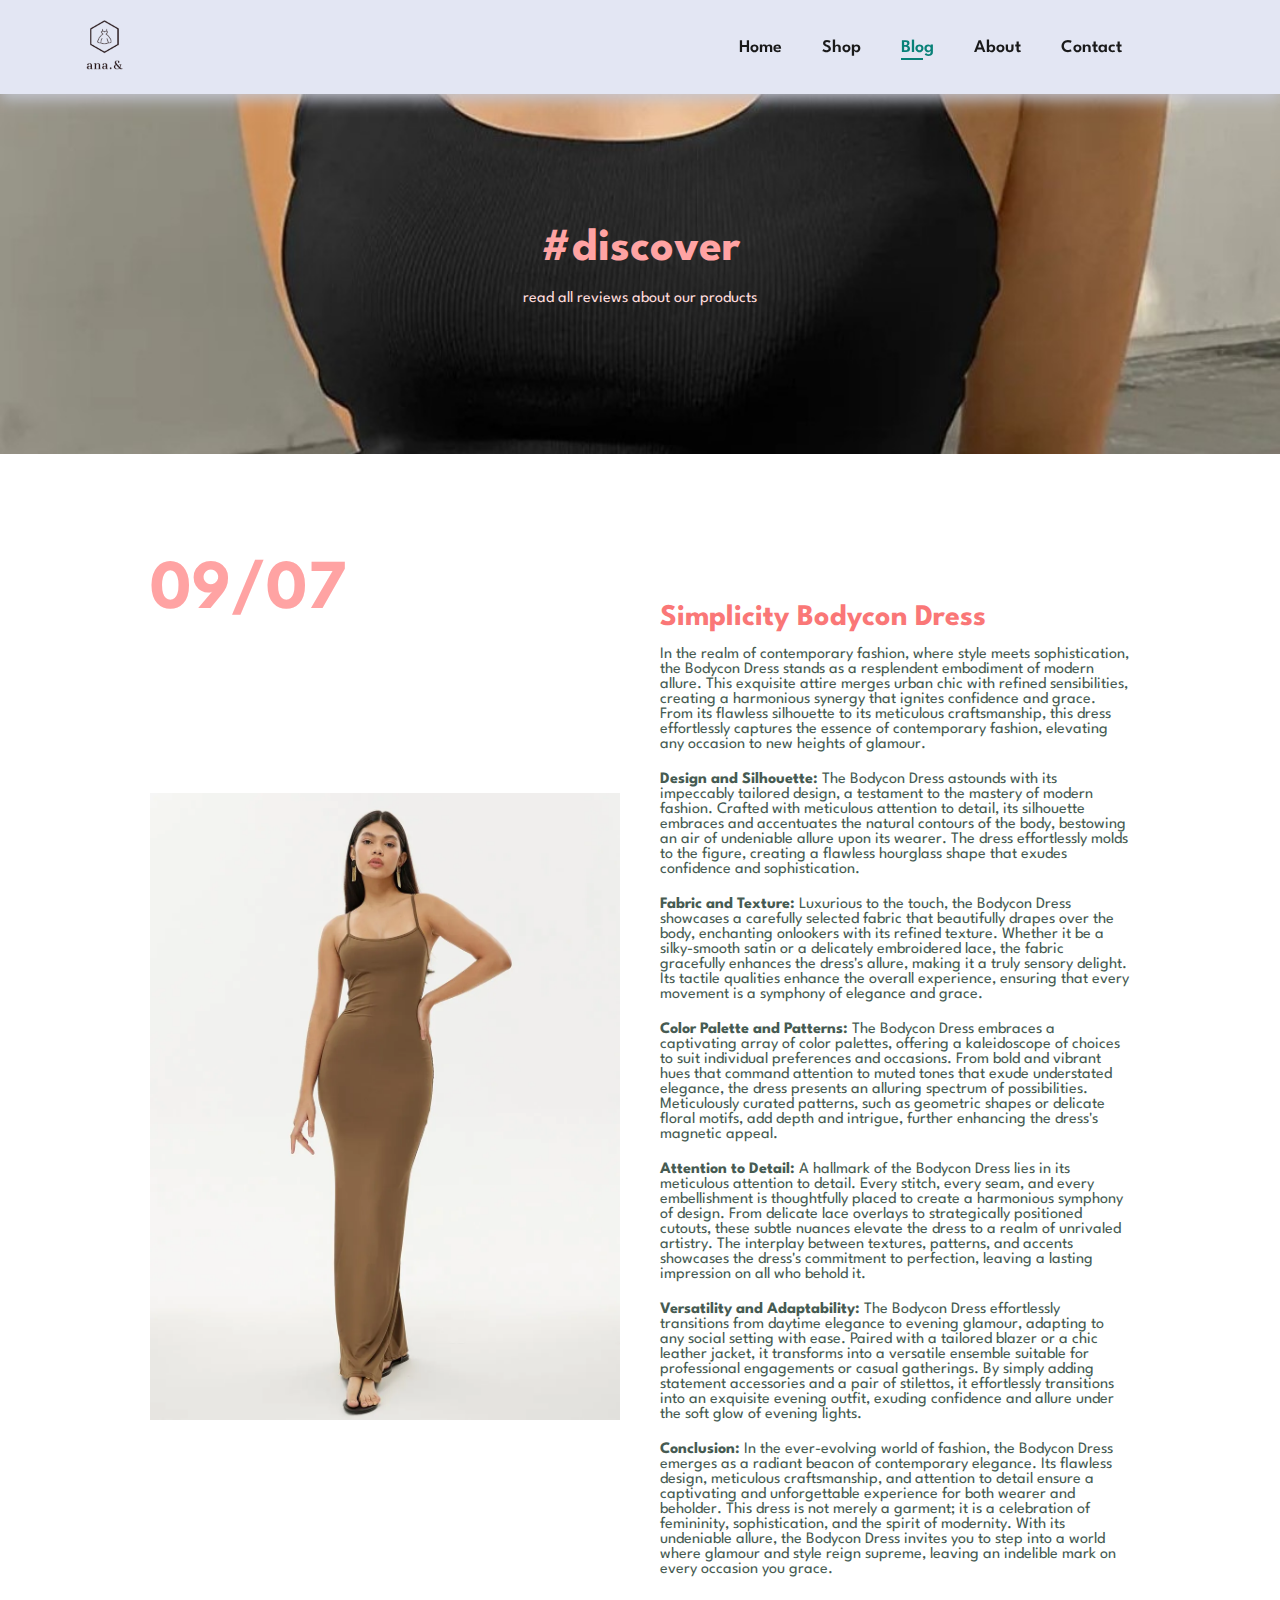
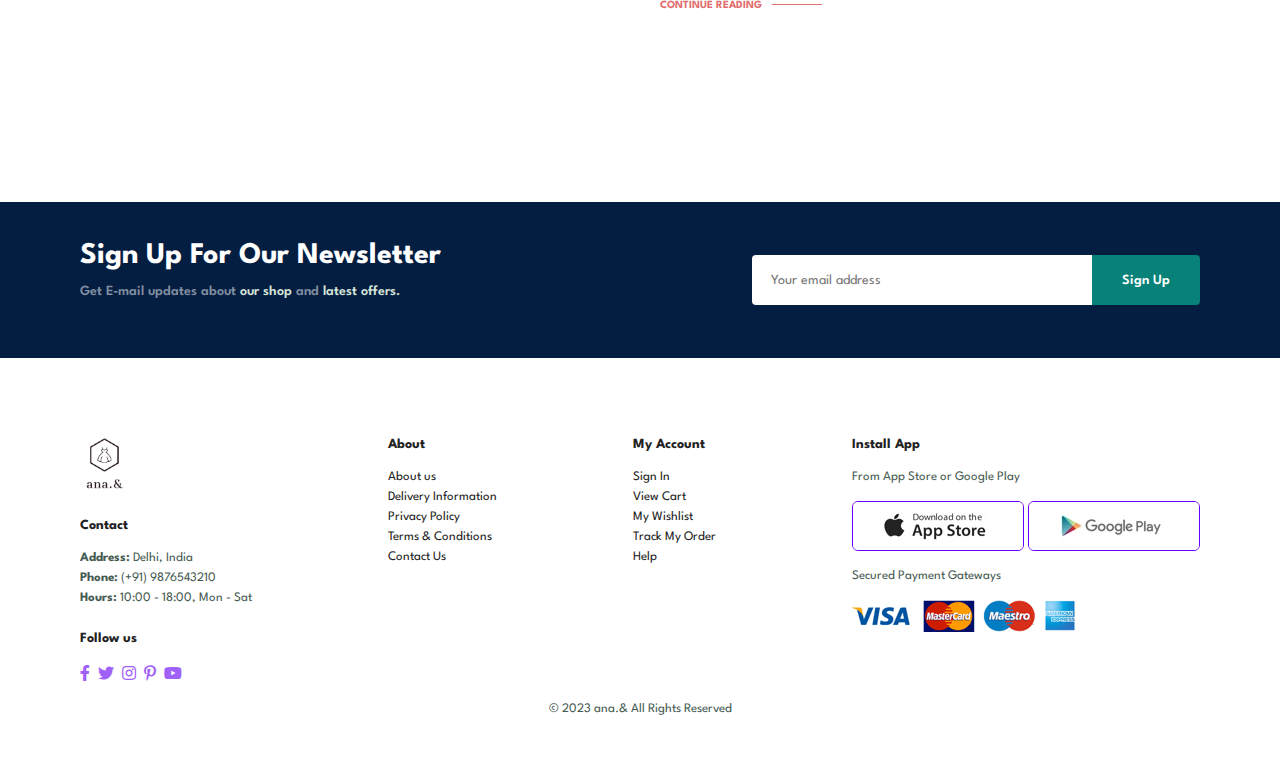
<file: cr.html>
<!DOCTYPE html>
<html lang="en">
<head>
    <meta charset="UTF-8">
    <meta http-equiv="X-UA-Compatible" content="IE=edge">
    <meta name="viewport" content="width=device-width, initial-scale=1.0">
    <title>Shopping Website</title>
    <link rel="stylesheet" href="https://pro.fontawesome.com/releases/v5.10.0/css/all.css" />
    <link rel="stylesheet" href="style.css">
</head>

<body>

    <section id="header">
        <a href="#"><img src="images/logo.png" width="50px" class="logo" alt=""></a>
        
        <div>
            <ul id="navbar">
            <li><a href="index.html">Home</a></li>
            <li><a href="shop.html">Shop</a></li>
            <li><a class="active" href="blog.html">Blog</a></li>
            <li><a href="about.html">About</a></li>
            <li><a href="contact.html">Contact</a></li>
            <li><a href="cart.html"><i class="far fa-shopping-bag"></i></a></li>
            </ul>
        </div>
    </section>

    <section id="blog-header">
        <h2>#discover</h2>
        <p>read all reviews about our products</p>
    </section>

    <section id="blog">
        <div class="blog-box">
            <div class="blog-img2">
                <img src="images/blog/b2.webp" alt="">
            </div>
            <div class="blog-details">
                <h4>Simplicity Bodycon Dress</h4>
                <p>In the realm of contemporary fashion, where style meets sophistication, the Bodycon Dress stands as a resplendent embodiment of modern allure. 
                    This exquisite attire merges urban chic with refined sensibilities, creating a harmonious synergy that ignites confidence and grace. From its flawless 
                    silhouette to its meticulous craftsmanship, this dress effortlessly captures the essence of contemporary fashion, elevating any occasion to new heights 
                    of glamour. </p>
                <p> <strong>Design and Silhouette:</strong>
                    The Bodycon Dress astounds with its impeccably tailored design, a testament to the mastery of modern fashion. Crafted with meticulous attention to detail, its silhouette embraces and accentuates the natural contours of the body, bestowing an air of undeniable allure upon its wearer. The dress effortlessly molds to the figure, creating a flawless hourglass shape that exudes confidence and sophistication.</p>
                    
                <p> <strong>Fabric and Texture:</strong>
                    Luxurious to the touch, the Bodycon Dress showcases a carefully selected fabric that beautifully drapes over the body, enchanting onlookers with its refined texture. Whether it be a silky-smooth satin or a delicately embroidered lace, the fabric gracefully enhances the dress's allure, making it a truly sensory delight. Its tactile qualities enhance the overall experience, ensuring that every movement is a symphony of elegance and grace.</p>
                    
                <p> <strong>Color Palette and Patterns:</strong>
                    The Bodycon Dress embraces a captivating array of color palettes, offering a kaleidoscope of choices to suit individual preferences and occasions. From bold and vibrant hues that command attention to muted tones that exude understated elegance, the dress presents an alluring spectrum of possibilities. Meticulously curated patterns, such as geometric shapes or delicate floral motifs, add depth and intrigue, further enhancing the dress's magnetic appeal.</p>
                    
                <p> <strong>Attention to Detail:</strong>
                    A hallmark of the Bodycon Dress lies in its meticulous attention to detail. Every stitch, every seam, and every embellishment is thoughtfully placed to create a harmonious symphony of design. From delicate lace overlays to strategically positioned cutouts, these subtle nuances elevate the dress to a realm of unrivaled artistry. The interplay between textures, patterns, and accents showcases the dress's commitment to perfection, leaving a lasting impression on all who behold it.</p>
                    
                <p> <strong>Versatility and Adaptability:</strong>
                    The Bodycon Dress effortlessly transitions from daytime elegance to evening glamour, adapting to any social setting with ease. Paired with a tailored blazer or a chic leather jacket, it transforms into a versatile ensemble suitable for professional engagements or casual gatherings. By simply adding statement accessories and a pair of stilettos, it effortlessly transitions into an exquisite evening outfit, exuding confidence and allure under the soft glow of evening lights.</p>
                    
                <p> <strong>Conclusion:</strong>
                    In the ever-evolving world of fashion, the Bodycon Dress emerges as a radiant beacon of contemporary elegance. Its flawless design, meticulous craftsmanship, and attention to detail ensure a captivating and unforgettable experience for both wearer and beholder. This dress is not merely a garment; it is a celebration of femininity, sophistication, and the spirit of modernity. With its undeniable allure, the Bodycon Dress invites you to step into a world where glamour and style reign supreme, leaving an indelible mark on every occasion you grace.</p>
                <a href="#">CONTINUE READING</a>
            </div>
        <h1>09/07</h1>
        </div>
    </section>

    <section id="newsletter" class="section-p1 section-m1">
        <div class="newstext">
            <h4>Sign Up For Our Newsletter</h4>
            <p>Get E-mail updates about <span>our shop</span> and <span>latest offers.</span></p>
        </div>
        <div class="form">
            <input type="text" placeholder="Your email address">
            <button class="normal">Sign Up</button>
        </div>
    </section>

    <footer class="section-p1">
        <div class="col">
            <img class="logo" src="images/logo.png" width="50px" alt="">
            <h4>Contact</h4>
            <p><strong>Address:</strong> Delhi, India</p>
            <p><strong>Phone:</strong> (+91) 9876543210</p>
            <p><strong>Hours:</strong> 10:00 - 18:00, Mon - Sat</p>
            <div class="follow">
                <h4>Follow us</h4>
                <div class="icon">
                    <i class="fab fa-facebook-f"></i>
                    <i class="fab fa-twitter"></i>
                    <i class="fab fa-instagram"></i>
                    <i class="fab fa-pinterest-p"></i>
                    <i class="fab fa-youtube"></i>
                </div>
            </div>
        </div>

        <div class="col">
            <h4>About</h4>
            <a href="#">About us</a>
            <a href="#">Delivery Information</a>
            <a href="#">Privacy Policy</a>
            <a href="#">Terms & Conditions</a>
            <a href="#">Contact Us</a>     
        </div>

        <div class="col">
            <h4>My Account</h4>
            <a href="#">Sign In</a>
            <a href="#">View Cart</a>
            <a href="#">My Wishlist</a>
            <a href="#">Track My Order</a>
            <a href="#">Help</a>     
        </div>

        <div class="col install">
            <h4>Install App</h4>
            <p>From App Store or Google Play</p>
            <div class="row">
                <img src="images/pay/app.jpg" alt="">
                <img src="images/pay/play.jpg" alt="">
            </div>
            <p>Secured Payment Gateways</p>
            <img src="images/pay/pay.png" alt="">
        </div>

        <div class="copyright">
            <p>© 2023 ana.& All Rights Reserved </p>
        </div>
    </footer>
</body>
</html>
</file>
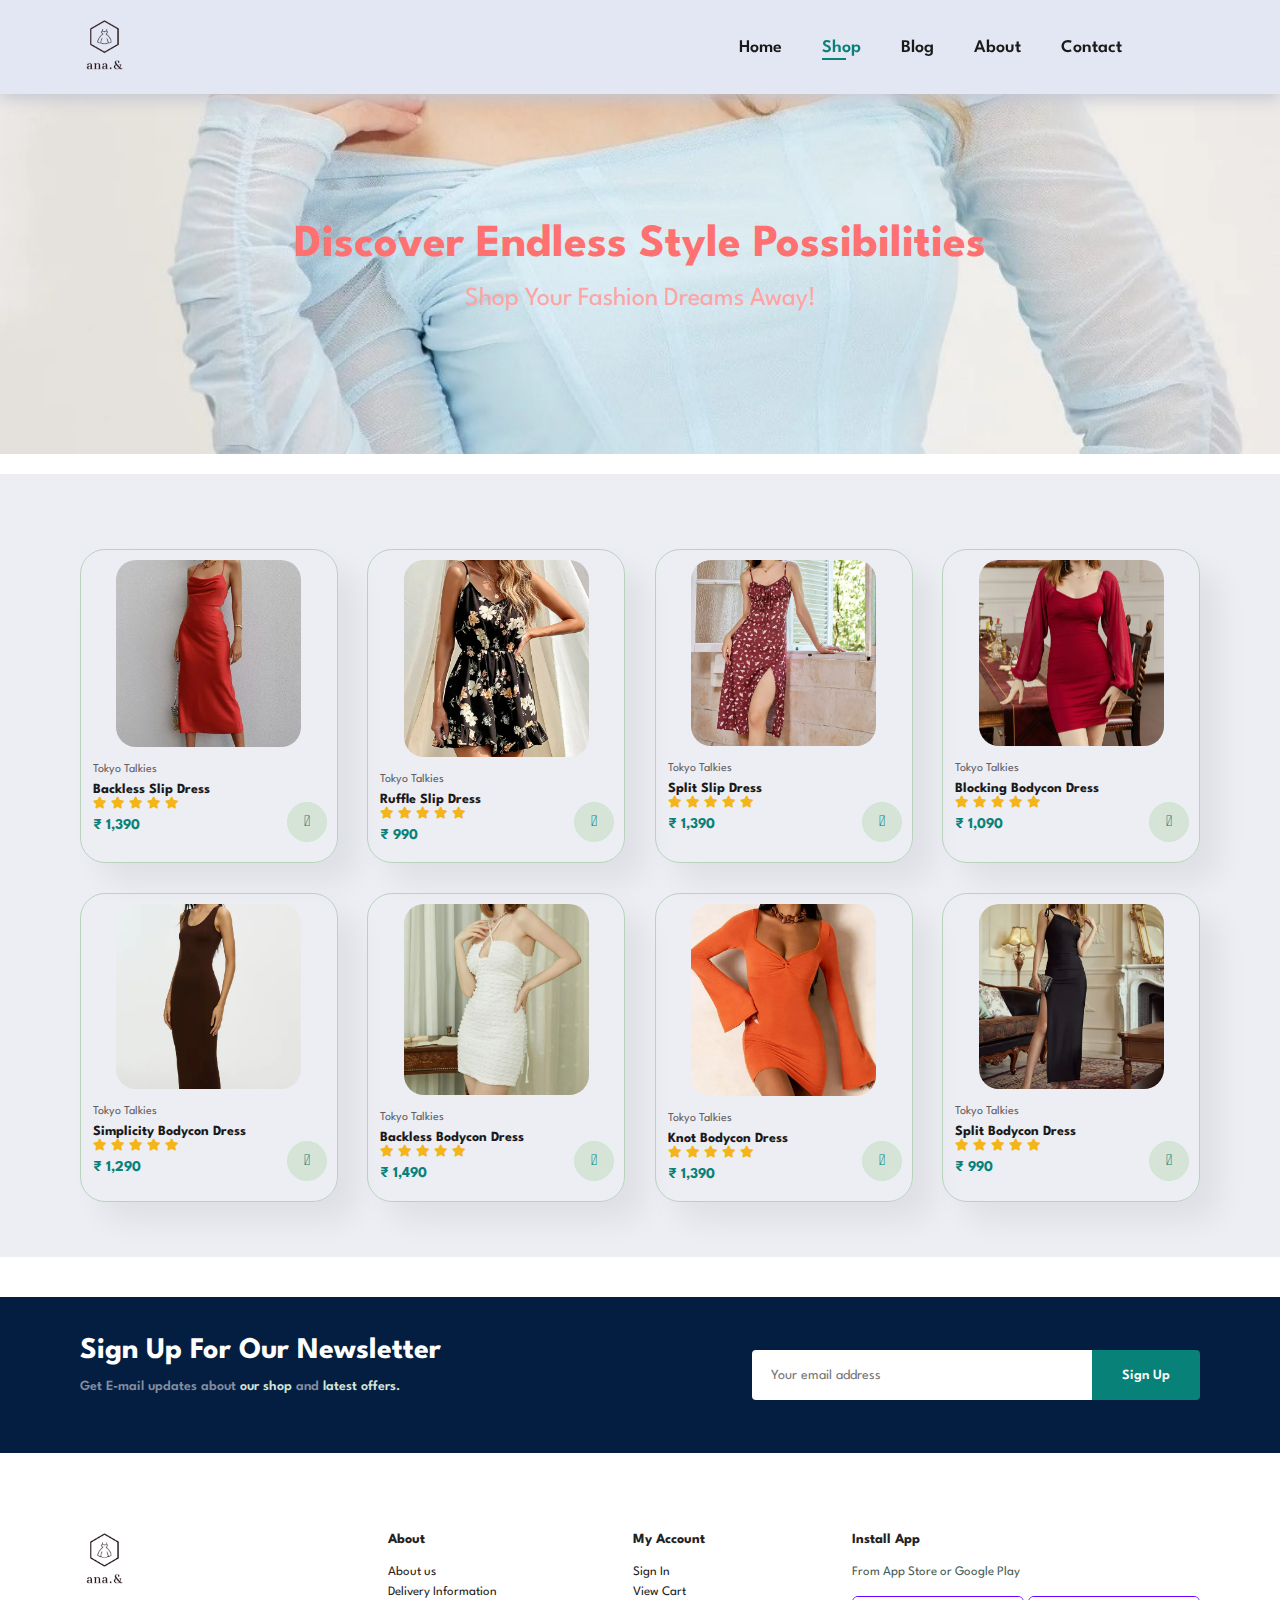
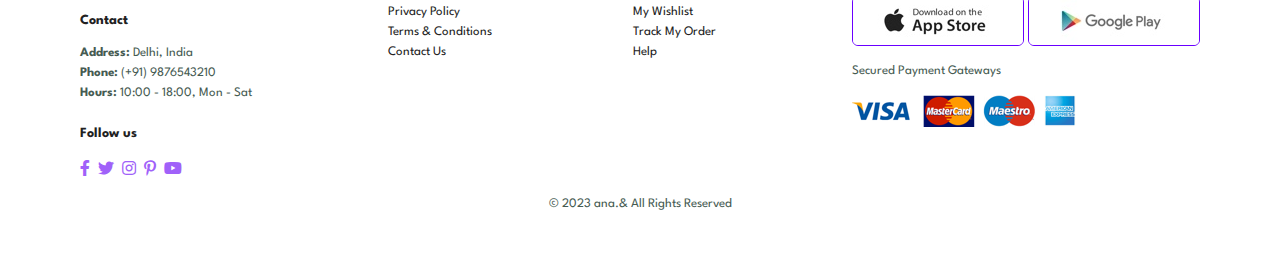
<file: dresses.html>
<!DOCTYPE html>
<html lang="en">
<head>
    <meta charset="UTF-8">
    <meta http-equiv="X-UA-Compatible" content="IE=edge">
    <meta name="viewport" content="width=device-width, initial-scale=1.0">
    <title>Shopping Website</title>
    <link rel="stylesheet" href="https://pro.fontawesome.com/releases/v5.10.0/css/all.css" />
    <link rel="stylesheet" href="style.css">
</head>

<body>

    <section id="header">
        <a href="#"><img src="images/logo.png" width="50px" class="logo" alt=""></a>
        
        <div>
            <ul id="navbar">
            <li><a href="index.html">Home</a></li>
            <li><a class="active" href="shop.html">Shop</a></li>
            <li><a href="blog.html">Blog</a></li>
            <li><a href="about.html">About</a></li>
            <li><a href="contact.html">Contact</a></li>
            <li><a href="cart.html"><i class="far fa-shopping-bag"></i></a></li>
            </ul>
        </div>
    </section>

    <section id="page-header">
        <h2>Discover Endless Style Possibilities</h2>
        <p>Shop Your Fashion Dreams Away!</p>
    </section>

    <section id="product1" class="section-p1">
        <div class="pro-container">
            <div class="pro">
                <img src="images/products/f5.png" alt="">
                <div class="des">
                    <span>Tokyo Talkies</span>
                    <h5>Backless Slip Dress</h5>
                    <div class="star">
                        <i class="fas fa-star"></i>
                        <i class="fas fa-star"></i>
                        <i class="fas fa-star"></i>
                        <i class="fas fa-star"></i>
                        <i class="fas fa-star"></i>
                    </div>
                    <h4>₹ 1,390</h4>
                </div>
                <a href="#"><i class="fal fa-shopping-cart cart"></i></a>
            </div>
            <div class="pro">
                <img src="images/products/f6.png" alt="">
                <div class="des">
                    <span>Tokyo Talkies</span>
                    <h5>Ruffle Slip Dress</h5>
                    <div class="star">
                        <i class="fas fa-star"></i>
                        <i class="fas fa-star"></i>
                        <i class="fas fa-star"></i>
                        <i class="fas fa-star"></i>
                        <i class="fas fa-star"></i>
                    </div>
                    <h4>₹ 990</h4>
                </div>
                <a href="#"><i class="fal fa-shopping-cart cart"></i></a>
            </div>
            <div class="pro">
                <img src="images/products/f7.png" alt="">
                <div class="des">
                    <span>Tokyo Talkies</span>
                    <h5>Split Slip Dress</h5>
                    <div class="star">
                        <i class="fas fa-star"></i>
                        <i class="fas fa-star"></i>
                        <i class="fas fa-star"></i>
                        <i class="fas fa-star"></i>
                        <i class="fas fa-star"></i>
                    </div>
                    <h4>₹ 1,390</h4>
                </div>
                <a href="#"><i class="fal fa-shopping-cart cart"></i></a>
            </div>
            <div class="pro">
                <img src="images/products/f8.png" alt="">
                <div class="des">
                    <span>Tokyo Talkies</span>
                    <h5>Blocking Bodycon Dress</h5>
                    <div class="star">
                        <i class="fas fa-star"></i>
                        <i class="fas fa-star"></i>
                        <i class="fas fa-star"></i>
                        <i class="fas fa-star"></i>
                        <i class="fas fa-star"></i>
                    </div>
                    <h4>₹ 1,090</h4>
                </div>
                <a href="#"><i class="fal fa-shopping-cart cart"></i></a>
            </div>
            <div class="pro">
                <img src="images/products/f13.png" alt="">
                <div class="des">
                    <span>Tokyo Talkies</span>
                    <h5>Simplicity Bodycon Dress</h5>
                    <div class="star">
                        <i class="fas fa-star"></i>
                        <i class="fas fa-star"></i>
                        <i class="fas fa-star"></i>
                        <i class="fas fa-star"></i>
                        <i class="fas fa-star"></i>
                    </div>
                    <h4>₹ 1,290</h4>
                </div>
                <a href="#"><i class="fal fa-shopping-cart cart"></i></a>
            </div>
            <div class="pro">
                <img src="images/products/f14.png" alt="">
                <div class="des">
                    <span>Tokyo Talkies</span>
                    <h5>Backless Bodycon Dress</h5>
                    <div class="star">
                        <i class="fas fa-star"></i>
                        <i class="fas fa-star"></i>
                        <i class="fas fa-star"></i>
                        <i class="fas fa-star"></i>
                        <i class="fas fa-star"></i>
                    </div>
                    <h4>₹ 1,490</h4>
                </div>
                <a href="#"><i class="fal fa-shopping-cart cart"></i></a>
            </div>
            <div class="pro">
                <img src="images/products/f15.png" alt="">
                <div class="des">
                    <span>Tokyo Talkies</span>
                    <h5>Knot Bodycon Dress</h5>
                    <div class="star">
                        <i class="fas fa-star"></i>
                        <i class="fas fa-star"></i>
                        <i class="fas fa-star"></i>
                        <i class="fas fa-star"></i>
                        <i class="fas fa-star"></i>
                    </div>
                    <h4>₹ 1,390</h4>
                </div>
                <a href="#"><i class="fal fa-shopping-cart cart"></i></a>
            </div>
            <div class="pro">
                <img src="images/products/f16.png" alt="">
                <div class="des">
                    <span>Tokyo Talkies</span>
                    <h5>Split Bodycon Dress</h5>
                    <div class="star">
                        <i class="fas fa-star"></i>
                        <i class="fas fa-star"></i>
                        <i class="fas fa-star"></i>
                        <i class="fas fa-star"></i>
                        <i class="fas fa-star"></i>
                    </div>
                    <h4>₹ 990</h4>
                </div>
                <a href="#"><i class="fal fa-shopping-cart cart"></i></a>
            </div>
        </div>
    </section>

    <section id="newsletter" class="section-p1 section-m1">
        <div class="newstext">
            <h4>Sign Up For Our Newsletter</h4>
            <p>Get E-mail updates about <span>our shop</span> and <span>latest offers.</span></p>
        </div>
        <div class="form">
            <input type="text" placeholder="Your email address">
            <button class="normal">Sign Up</button>
        </div>
    </section>

    <footer class="section-p1">
        <div class="col">
            <img class="logo" src="images/logo.png" width="50px" alt="">
            <h4>Contact</h4>
            <p><strong>Address:</strong> Delhi, India</p>
            <p><strong>Phone:</strong> (+91) 9876543210</p>
            <p><strong>Hours:</strong> 10:00 - 18:00, Mon - Sat</p>
            <div class="follow">
                <h4>Follow us</h4>
                <div class="icon">
                    <i class="fab fa-facebook-f"></i>
                    <i class="fab fa-twitter"></i>
                    <i class="fab fa-instagram"></i>
                    <i class="fab fa-pinterest-p"></i>
                    <i class="fab fa-youtube"></i>
                </div>
            </div>
        </div>

        <div class="col">
            <h4>About</h4>
            <a href="#">About us</a>
            <a href="#">Delivery Information</a>
            <a href="#">Privacy Policy</a>
            <a href="#">Terms & Conditions</a>
            <a href="#">Contact Us</a>     
        </div>

        <div class="col">
            <h4>My Account</h4>
            <a href="#">Sign In</a>
            <a href="#">View Cart</a>
            <a href="#">My Wishlist</a>
            <a href="#">Track My Order</a>
            <a href="#">Help</a>     
        </div>

        <div class="col install">
            <h4>Install App</h4>
            <p>From App Store or Google Play</p>
            <div class="row">
                <img src="images/pay/app.jpg" alt="">
                <img src="images/pay/play.jpg" alt="">
            </div>
            <p>Secured Payment Gateways</p>
            <img src="images/pay/pay.png" alt="">
        </div>

        <div class="copyright">
            <p>© 2023 ana.& All Rights Reserved </p>
        </div>
    </footer>

</body>
</html>
</file>
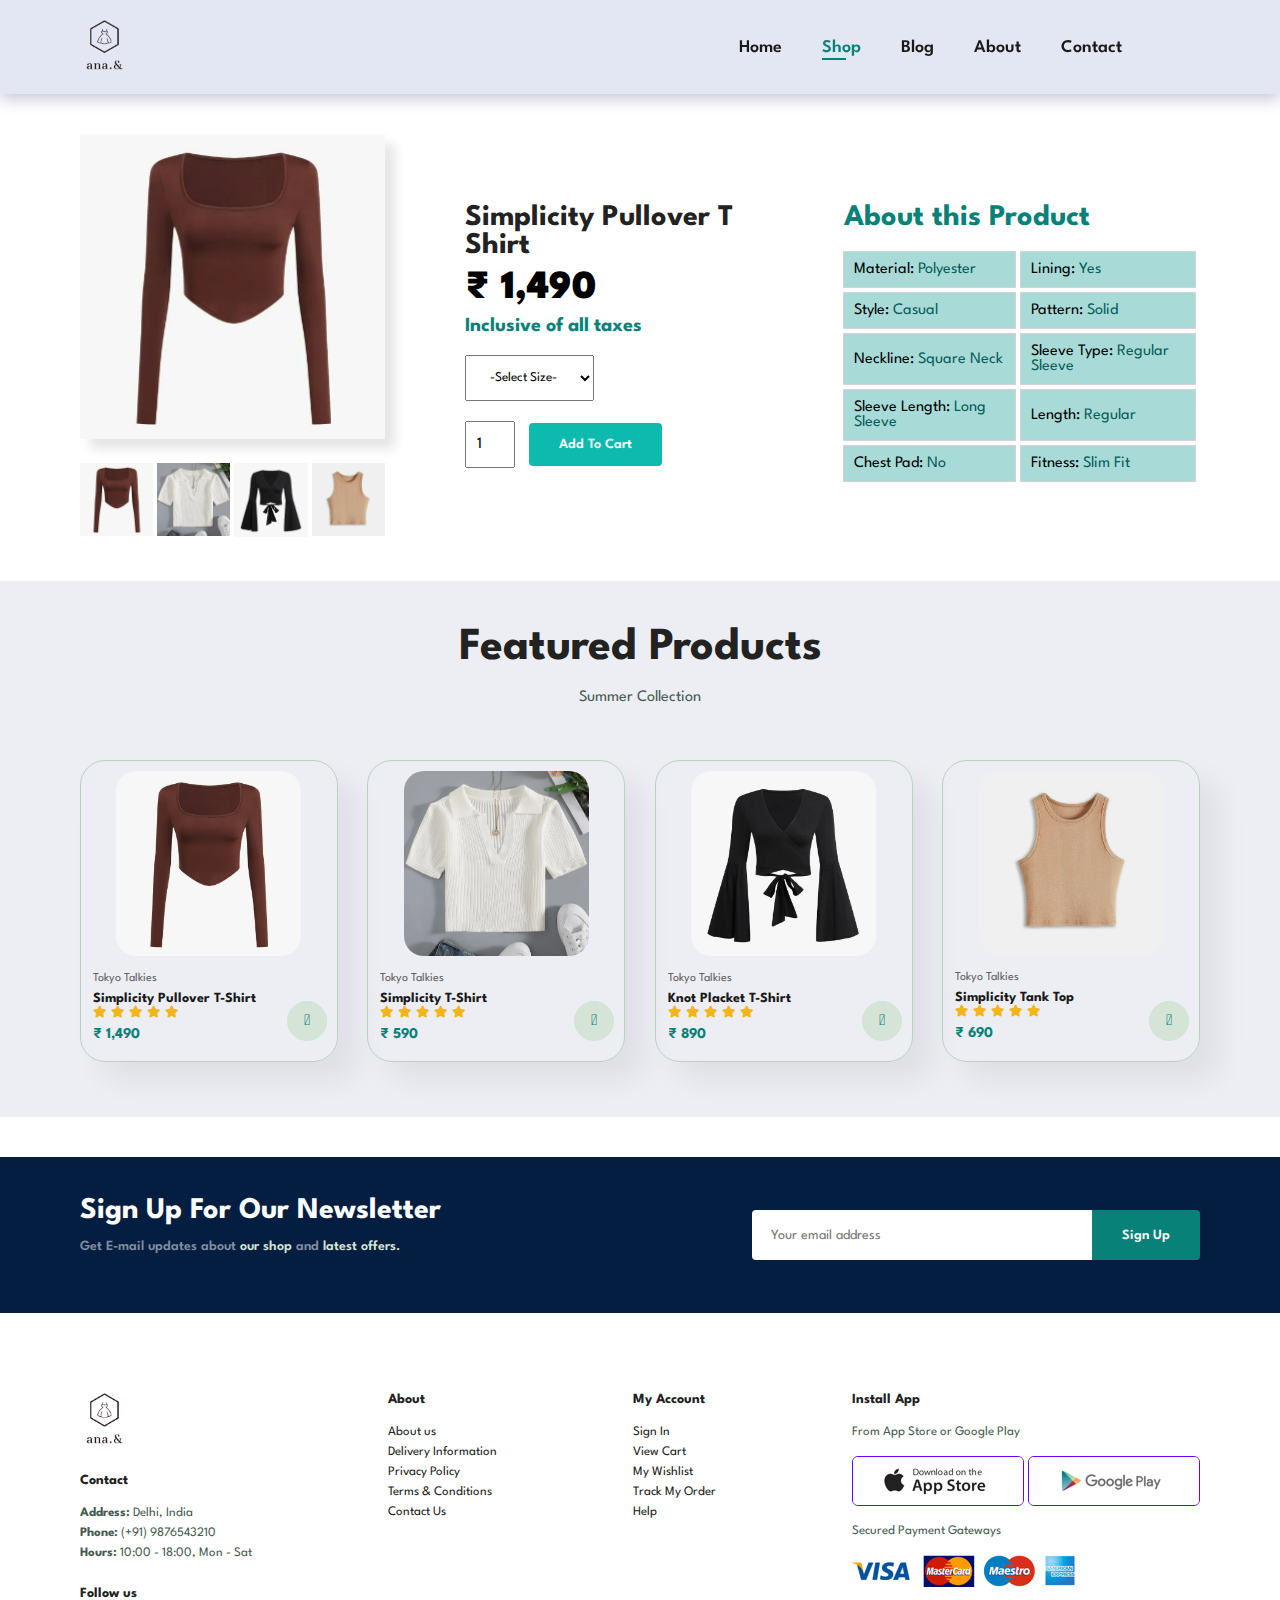
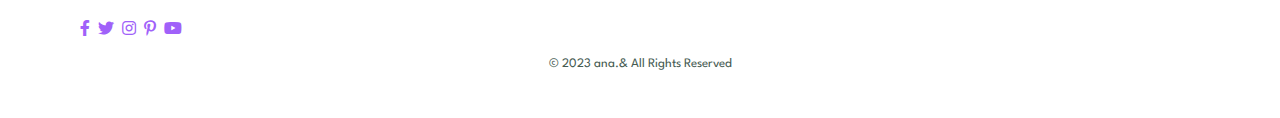
<file: sproduct.html>
<!DOCTYPE html>
<html lang="en">
<head>
    <meta charset="UTF-8">
    <meta http-equiv="X-UA-Compatible" content="IE=edge">
    <meta name="viewport" content="width=device-width, initial-scale=1.0">
    <title>Shopping Website</title>
    <link rel="stylesheet" href="https://pro.fontawesome.com/releases/v5.10.0/css/all.css" />
    <link rel="stylesheet" href="style.css">
</head>

<body>

    <section id="header">
        <a href="#"><img src="images/logo.png" width="50px" class="logo" alt=""></a>
        
        <div>
            <ul id="navbar">
            <li><a href="index.html">Home</a></li>
            <li><a class="active" href="shop.html">Shop</a></li>
            <li><a href="blog.html">Blog</a></li>
            <li><a href="about.html">About</a></li>
            <li><a href="contact.html">Contact</a></li>
            <li><a href="cart.html"><i class="far fa-shopping-bag"></i></a></li>
            </ul>
        </div>
    </section>

    <section id="prodetails" class="section-p1">
        <div class="single-pro-image">
            <img src="images/products/f1.png" width="100%" id="MainImg" alt="">

            <div class="small-img-group">
                <div class="small-img-col">
                    <img src="images/products/f1.png" width="100%" class="small-img" alt="">
                </div>
                <div class="small-img-col">
                    <img src="images/products/f2.png" width="100%" class="small-img" alt="">
                </div>
                <div class="small-img-col">
                    <img src="images/products/f3.png" width="100%" class="small-img" alt="">
                </div>
                <div class="small-img-col">
                    <img src="images/products/f4.png" width="100%" class="small-img" alt="">
                </div>
            </div>
        </div>

        <div class="single-pro-details">
            <h4>Simplicity Pullover T Shirt</h4>
            <h3><strong>₹ 1,490</strong></h3>
            <h5>Inclusive of all taxes</h5>
            <select>
                <option>-Select Size-</option>
                <option>XXL</option>
                <option>XL</option>
                <option>L</option>
                <option>M</option>
                <option>S</option>
            </select>
            <input type="number" min="1" value="1">
            <button class="green">Add To Cart</button>                 
        </div>

        <div class="single-pro-about">
            <h6>About this Product</h6>
            <table>
                <tr>
                    <td>Material: <span>Polyester</span></td>
                    <td>Lining: <span>Yes</span></td>
                </tr>
                <tr>
                    <td>Style: <span>Casual</span></td>
                    <td>Pattern: <span>Solid</span></td>
                </tr>
                <tr>
                    <td>Neckline: <span>Square Neck</span></td>
                    <td>Sleeve Type: <span>Regular Sleeve</span></td>
                </tr>
                <tr>
                    <td>Sleeve Length: <span>Long Sleeve</span></td>
                    <td>Length: <span>Regular</span></td>
                </tr>
                <tr>
                    <td>Chest Pad: <span>No</span></td>
                    <td>Fitness: <span>Slim Fit</span></td>
                </tr>
              </table>      
        </div>      
    </section>

    <section id="product1" class="section-p1">
        <h2>Featured Products</h2>
        <p> Summer Collection </p> 
        <div class="pro-container">
            <div class="pro">
                <img src="images/products/f1.png" alt="">
                <div class="des">
                    <span>Tokyo Talkies</span>
                    <h5>Simplicity Pullover T-Shirt</h5>
                    <div class="star">
                        <i class="fas fa-star"></i>
                        <i class="fas fa-star"></i>
                        <i class="fas fa-star"></i>
                        <i class="fas fa-star"></i>
                        <i class="fas fa-star"></i>
                    </div>
                    <h4>₹ 1,490</h4>
                </div>
                <a href="#"><i class="fal fa-shopping-cart cart"></i></a>
            </div>
            <div class="pro">
                <img src="images/products/f2.png" alt="">
                <div class="des">
                    <span>Tokyo Talkies</span>
                    <h5>Simplicity T-Shirt</h5>
                    <div class="star">
                        <i class="fas fa-star"></i>
                        <i class="fas fa-star"></i>
                        <i class="fas fa-star"></i>
                        <i class="fas fa-star"></i>
                        <i class="fas fa-star"></i>
                    </div>
                    <h4>₹ 590</h4>
                </div>
                <a href="#"><i class="fal fa-shopping-cart cart"></i></a>
            </div>
            <div class="pro">
                <img src="images/products/f3.png" alt="">
                <div class="des">
                    <span>Tokyo Talkies</span>
                    <h5>Knot Placket T-Shirt</h5>
                    <div class="star">
                        <i class="fas fa-star"></i>
                        <i class="fas fa-star"></i>
                        <i class="fas fa-star"></i>
                        <i class="fas fa-star"></i>
                        <i class="fas fa-star"></i>
                    </div>
                    <h4>₹ 890</h4>
                </div>
                <a href="#"><i class="fal fa-shopping-cart cart"></i></a>
            </div>
            <div class="pro">
                <img src="images/products/f4.png" alt="">
                <div class="des">
                    <span>Tokyo Talkies</span>
                    <h5>Simplicity Tank Top</h5>
                    <div class="star">
                        <i class="fas fa-star"></i>
                        <i class="fas fa-star"></i>
                        <i class="fas fa-star"></i>
                        <i class="fas fa-star"></i>
                        <i class="fas fa-star"></i>
                    </div>
                    <h4>₹ 690</h4>
                </div>
                <a href="#"><i class="fal fa-shopping-cart cart"></i></a>
            </div>
        </div>
    </section>

    <section id="newsletter" class="section-p1 section-m1">
        <div class="newstext">
            <h4>Sign Up For Our Newsletter</h4>
            <p>Get E-mail updates about <span>our shop</span> and <span>latest offers.</span></p>
        </div>
        <div class="form">
            <input type="text" placeholder="Your email address">
            <button class="normal">Sign Up</button>
        </div>
    </section>

    <footer class="section-p1">
        <div class="col">
            <img class="logo" src="images/logo.png" width="50px" alt="">
            <h4>Contact</h4>
            <p><strong>Address:</strong> Delhi, India</p>
            <p><strong>Phone:</strong> (+91) 9876543210</p>
            <p><strong>Hours:</strong> 10:00 - 18:00, Mon - Sat</p>
            <div class="follow">
                <h4>Follow us</h4>
                <div class="icon">
                    <i class="fab fa-facebook-f"></i>
                    <i class="fab fa-twitter"></i>
                    <i class="fab fa-instagram"></i>
                    <i class="fab fa-pinterest-p"></i>
                    <i class="fab fa-youtube"></i>
                </div>
            </div>
        </div>

        <div class="col">
            <h4>About</h4>
            <a href="#">About us</a>
            <a href="#">Delivery Information</a>
            <a href="#">Privacy Policy</a>
            <a href="#">Terms & Conditions</a>
            <a href="#">Contact Us</a>     
        </div>

        <div class="col">
            <h4>My Account</h4>
            <a href="#">Sign In</a>
            <a href="#">View Cart</a>
            <a href="#">My Wishlist</a>
            <a href="#">Track My Order</a>
            <a href="#">Help</a>     
        </div>

        <div class="col install">
            <h4>Install App</h4>
            <p>From App Store or Google Play</p>
            <div class="row">
                <img src="images/pay/app.jpg" alt="">
                <img src="images/pay/play.jpg" alt="">
            </div>
            <p>Secured Payment Gateways</p>
            <img src="images/pay/pay.png" alt="">
        </div>

        <div class="copyright">
            <p>© 2023 ana.& All Rights Reserved </p>
        </div>
    </footer>
</body>
</html>
</file>
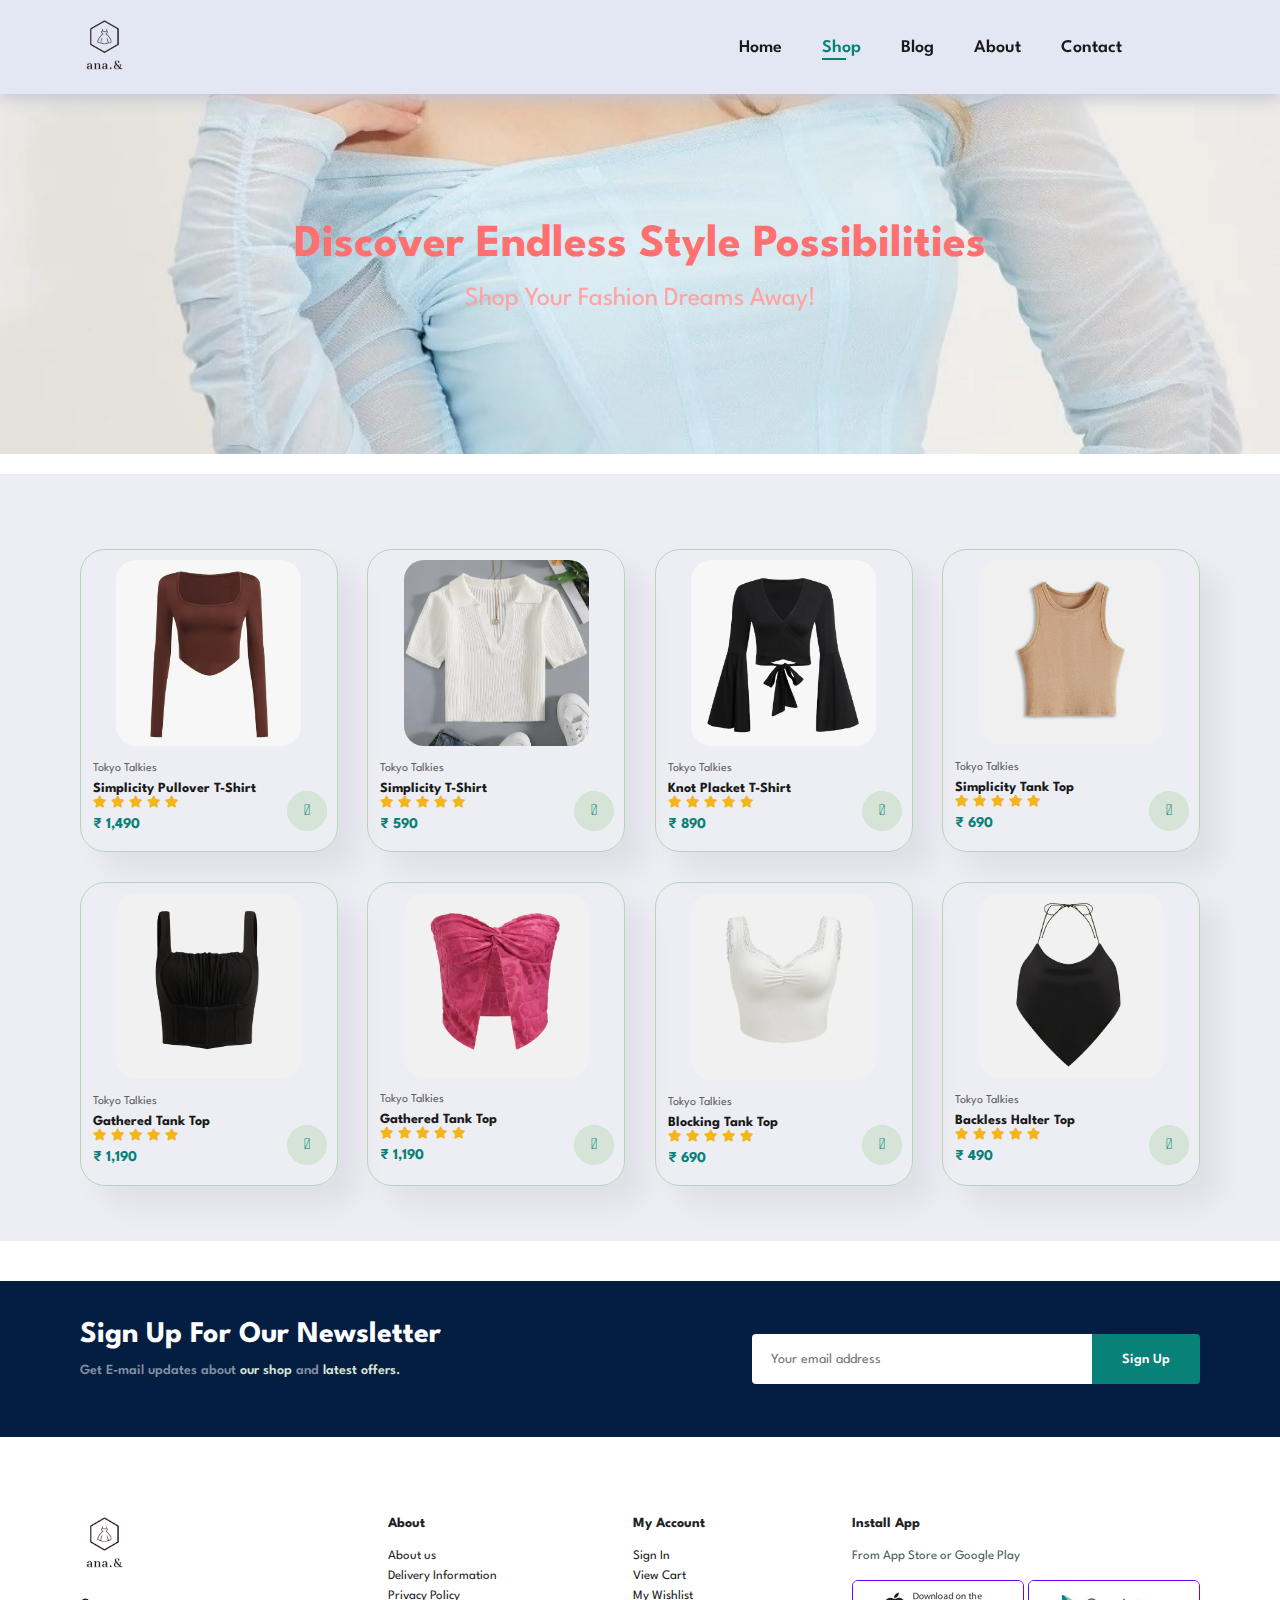
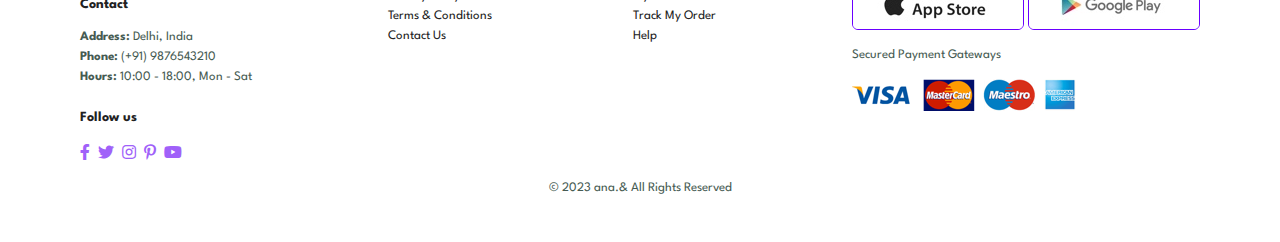
<file: tops.html>
<!DOCTYPE html>
<html lang="en">
<head>
    <meta charset="UTF-8">
    <meta http-equiv="X-UA-Compatible" content="IE=edge">
    <meta name="viewport" content="width=device-width, initial-scale=1.0">
    <title>Shopping Website</title>
    <link rel="stylesheet" href="https://pro.fontawesome.com/releases/v5.10.0/css/all.css" />
    <link rel="stylesheet" href="style.css">
</head>

<body>

    <section id="header">
        <a href="#"><img src="images/logo.png" width="50px" class="logo" alt=""></a>
        
        <div>
            <ul id="navbar">
            <li><a href="index.html">Home</a></li>
            <li><a class="active" href="shop.html">Shop</a></li>
            <li><a href="blog.html">Blog</a></li>
            <li><a href="about.html">About</a></li>
            <li><a href="contact.html">Contact</a></li>
            <li><a href="cart.html"><i class="far fa-shopping-bag"></i></a></li>
            </ul>
        </div>
    </section>

    <section id="page-header">
        <h2>Discover Endless Style Possibilities</h2>
        <p>Shop Your Fashion Dreams Away!</p>
    </section>

    <section id="product1" class="section-p1">
        <div class="pro-container">
            <div class="pro" onclick="window.location.href='sproduct.html'">
                <img src="images/products/f1.png" alt="">
                <div class="des">
                    <span>Tokyo Talkies</span>
                    <h5>Simplicity Pullover T-Shirt</h5>
                    <div class="star">
                        <i class="fas fa-star"></i>
                        <i class="fas fa-star"></i>
                        <i class="fas fa-star"></i>
                        <i class="fas fa-star"></i>
                        <i class="fas fa-star"></i>
                    </div>
                    <h4>₹ 1,490</h4>
                </div>
                <a href="#"><i class="fal fa-shopping-cart cart"></i></a>
            </div>
            <div class="pro">
                <img src="images/products/f2.png" alt="">
                <div class="des">
                    <span>Tokyo Talkies</span>
                    <h5>Simplicity T-Shirt</h5>
                    <div class="star">
                        <i class="fas fa-star"></i>
                        <i class="fas fa-star"></i>
                        <i class="fas fa-star"></i>
                        <i class="fas fa-star"></i>
                        <i class="fas fa-star"></i>
                    </div>
                    <h4>₹ 590</h4>
                </div>
                <a href="#"><i class="fal fa-shopping-cart cart"></i></a>
            </div>
            <div class="pro">
                <img src="images/products/f3.png" alt="">
                <div class="des">
                    <span>Tokyo Talkies</span>
                    <h5>Knot Placket T-Shirt</h5>
                    <div class="star">
                        <i class="fas fa-star"></i>
                        <i class="fas fa-star"></i>
                        <i class="fas fa-star"></i>
                        <i class="fas fa-star"></i>
                        <i class="fas fa-star"></i>
                    </div>
                    <h4>₹ 890</h4>
                </div>
                <a href="#"><i class="fal fa-shopping-cart cart"></i></a>
            </div>
            <div class="pro">
                <img src="images/products/f4.png" alt="">
                <div class="des">
                    <span>Tokyo Talkies</span>
                    <h5>Simplicity Tank Top</h5>
                    <div class="star">
                        <i class="fas fa-star"></i>
                        <i class="fas fa-star"></i>
                        <i class="fas fa-star"></i>
                        <i class="fas fa-star"></i>
                        <i class="fas fa-star"></i>
                    </div>
                    <h4>₹ 690</h4>
                </div>
                <a href="#"><i class="fal fa-shopping-cart cart"></i></a>
            </div>
            <div class="pro">
                <img src="images/products/f9.png" alt="">
                <div class="des">
                    <span>Tokyo Talkies</span>
                    <h5>Gathered Tank Top</h5>
                    <div class="star">
                        <i class="fas fa-star"></i>
                        <i class="fas fa-star"></i>
                        <i class="fas fa-star"></i>
                        <i class="fas fa-star"></i>
                        <i class="fas fa-star"></i>
                    </div>
                    <h4>₹ 1,190</h4>
                </div>
                <a href="#"><i class="fal fa-shopping-cart cart"></i></a>
            </div>
            <div class="pro">
                <img src="images/products/f10.png" alt="">
                <div class="des">
                    <span>Tokyo Talkies</span>
                    <h5>Gathered Tank Top</h5>
                    <div class="star">
                        <i class="fas fa-star"></i>
                        <i class="fas fa-star"></i>
                        <i class="fas fa-star"></i>
                        <i class="fas fa-star"></i>
                        <i class="fas fa-star"></i>
                    </div>
                    <h4>₹ 1,190</h4>
                </div>
                <a href="#"><i class="fal fa-shopping-cart cart"></i></a>
            </div>
            <div class="pro">
                <img src="images/products/f11.png" alt="">
                <div class="des">
                    <span>Tokyo Talkies</span>
                    <h5>Blocking Tank Top</h5>
                    <div class="star">
                        <i class="fas fa-star"></i>
                        <i class="fas fa-star"></i>
                        <i class="fas fa-star"></i>
                        <i class="fas fa-star"></i>
                        <i class="fas fa-star"></i>
                    </div>
                    <h4>₹ 690</h4>
                </div>
                <a href="#"><i class="fal fa-shopping-cart cart"></i></a>
            </div>
            <div class="pro">
                <img src="images/products/f12.png" alt="">
                <div class="des">
                    <span>Tokyo Talkies</span>
                    <h5>Backless Halter Top</h5>
                    <div class="star">
                        <i class="fas fa-star"></i>
                        <i class="fas fa-star"></i>
                        <i class="fas fa-star"></i>
                        <i class="fas fa-star"></i>
                        <i class="fas fa-star"></i>
                    </div>
                    <h4>₹ 490</h4>
                </div>
                <a href="#"><i class="fal fa-shopping-cart cart"></i></a>
            </div>
        </div>
    </section>

    <section id="newsletter" class="section-p1 section-m1">
        <div class="newstext">
            <h4>Sign Up For Our Newsletter</h4>
            <p>Get E-mail updates about <span>our shop</span> and <span>latest offers.</span></p>
        </div>
        <div class="form">
            <input type="text" placeholder="Your email address">
            <button class="normal">Sign Up</button>
        </div>
    </section>

    <footer class="section-p1">
        <div class="col">
            <img class="logo" src="images/logo.png" width="50px" alt="">
            <h4>Contact</h4>
            <p><strong>Address:</strong> Delhi, India</p>
            <p><strong>Phone:</strong> (+91) 9876543210</p>
            <p><strong>Hours:</strong> 10:00 - 18:00, Mon - Sat</p>
            <div class="follow">
                <h4>Follow us</h4>
                <div class="icon">
                    <i class="fab fa-facebook-f"></i>
                    <i class="fab fa-twitter"></i>
                    <i class="fab fa-instagram"></i>
                    <i class="fab fa-pinterest-p"></i>
                    <i class="fab fa-youtube"></i>
                </div>
            </div>
        </div>

        <div class="col">
            <h4>About</h4>
            <a href="#">About us</a>
            <a href="#">Delivery Information</a>
            <a href="#">Privacy Policy</a>
            <a href="#">Terms & Conditions</a>
            <a href="#">Contact Us</a>     
        </div>

        <div class="col">
            <h4>My Account</h4>
            <a href="#">Sign In</a>
            <a href="#">View Cart</a>
            <a href="#">My Wishlist</a>
            <a href="#">Track My Order</a>
            <a href="#">Help</a>     
        </div>

        <div class="col install">
            <h4>Install App</h4>
            <p>From App Store or Google Play</p>
            <div class="row">
                <img src="images/pay/app.jpg" alt="">
                <img src="images/pay/play.jpg" alt="">
            </div>
            <p>Secured Payment Gateways</p>
            <img src="images/pay/pay.png" alt="">
        </div>

        <div class="copyright">
            <p>© 2023 ana.& All Rights Reserved </p>
        </div>
    </footer>

</body>
</html>
</file>
<file: style.css>
@import url('https://fonts.googleapis.com/css2?family=Spartan:wght@100; 200; 300; 400; 500;600; 700; 800; 900&display=swap');
* {
    margin: 0;
    padding: 0;
    box-sizing: border-box;
    font-family: 'Spartan', sans-serif;
}
h1 {
    font-size: 50px;
    line-height: 64px;
    color: #222;
}

h2 {
    font-size: 46px;
    line-height: 54px;
    color: #222;
}

h4 {
    font-size: 20px;
    color: #222;
}

h6 {
    font-weight: 700;
    font-size: 12px;
}

P {
    font-size: 16px;
    color: #465b52;
    margin: 15px 0 20px 0;
}

.section-p1 {
    padding: 40px 80px;
}

.section-m1 {
    margin: 40px 0;
}

button.normal {
    font-size: 14px;
    font-weight: 600;
    padding: 15px 30px;
    color: #000;
    background-color: #ffc7c7;
    border-radius: 4px;
    cursor: pointer;
    border: none;
    outline: none;
    transition: 0.2s;
}

button.white {
    font-size: 13px;
    font-weight: 600;
    padding: 11px 18px;
    color: #ffffff;
    background-color: transparent;
    border-radius: 4px;
    cursor: pointer;
    border: 1px solid #ffffff;
    outline: none;
    transition: 0.2s;
}

button.green {
    font-size: 14px;
    font-weight: 600;
    padding: 15px 30px;
    color: #ffffff;
    background-color: #0dbaae;
    border-radius: 4px;
    cursor: pointer;
    border: none;
    outline: none;
    transition: 0.2s;
}

body {
    width: 100%;
}

/* Header */
#header {
    display: flex;
    align-items: center;
    justify-content: space-between;
    padding: 20px 80px;
    background: #E3E6F3;
    box-shadow:0 5px 15px #c5c7d3;
    z-index: 999;
    position: sticky;
    top: 0;
    left: 0;
}

#navbar {
    display: flex;
    align-items: center;
    justify-content: center;
}

#navbar li{
    list-style: none;
    padding: 0 20px;
    position: relative;
}

#navbar li a {
    text-decoration: none;
    font-size: 18px;
    font-weight: 600;
    color: #1a1a1a;
    transition: 0.3s ease;
}

#navbar li a:hover, #navbar li a.active {
    color: #088178;
}

#navbar li a.active::after,
#navbar li a:hover::after {
    content: "";
    width: 30%;
    height: 2px;
    background: #088178;
    position: absolute;
    bottom: -4px;
    left: 20px;
}

/* HOME PAGE */
#hero {
    background-image: url("images/banner.jpg");
    background-color: #E3E6F3;
    height: 90vh;
    width: 100%;
    background-size: cover;
    background-position: top 25% right 0;
    padding: 080px;
    display: flex;
    flex-direction: column;
    align-items: flex-start;
    justify-content: center;
}

#hero h4 {
    padding-bottom: 15px;
}

#hero h1 {
    color: #088178;
}

#hero button {
    background-image: url("images/button1.png");
    background-color: transparent;
    color: #088178;
    border: 0;
    padding: 14px 80px 14px 65px;
    background-repeat: no-repeat;
    cursor: pointer;
    font-weight: 700;
    font-size: 15px;
}

#feature .fe-box { 
    width: 180px;
    text-align: center;
    padding: 25px 15px;
    box-shadow: 20px 20px 34px rgba(0, 0, 0, 0.03);
    border: 1px solid #cce7d0;
    border-radius: 4px;
    margin: 15px 0;
}
#feature .fe-box:hover {
    box-shadow: 10px 10px 54px rgba(70, 62, 221, 0.3);
}

#feature .fe-box img {
    width:100%;
    margin-bottom: 10px;
}

#feature .fe-box h6 {
    display: inline-block;
    padding: 9px 8px 6px 8px;
    line-height: 1;
    border-radius: 4px;
    color: #088178;
    background-color: #fddde4;
    }

#feature {
    display: flex;
    align-items: center;
    justify-content: space-between;
    flex-wrap: wrap;
}

#product1 {
    text-align: center;
    background-color: #edeef4;
}

#product1 .pro-container{
    display: flex;
    justify-content: space-between;
    padding-top: 20px;
    flex-wrap: wrap;
}

#product1 .pro {
    width: 23%;
    min-width: 250px;
    padding: 10px 12px;
    border: 1px solid #b9d2bc;
    border-radius: 25px;
    cursor: pointer;
    box-shadow: 20px 20px 30px rgba(0, 0, 0, 0.06);
    margin: 15px 0;
    transition: 0.2s ease;
    position: relative;
}

#product1 .pro:hover {
    box-shadow: 20px 20px 30px rgba(0, 0, 0, 0.1);
}

#product1 .pro img {
    width: 80%;
    border-radius: 20px;
}

#product1 .pro .des {
    text-align: start;
    padding: 10px 0;
}
    
#product1 .pro .des span {
    color: #606063;
    font-size: 12px;
}
    
#product1 .pro .des h5 {
    padding-top: 7px;
    color: #1a1a1a;
    font-size: 14px;
}

#product1 .pro .des i {
    font-size: 12px;
    color: rgb(243, 181, 25);
}

#product1 .pro .des h4 {
    padding-top: 7px;
    font-size: 15px;
    font-weight: 700;
    color:#088178;
}

#product1 .pro .cart{
    width: 40px;
    height: 40px;
    line-height: 40px;
    border-radius: 50px;
    background-color:#d6e4d8;
    font-weight: 500;
    color: #088178;
    border: 1px solid #cce7d0;
    position: absolute;
    bottom: 20px;
    right: 10px;
}

#banner {
    display: flex;
    flex-direction: column;
    justify-content: center;
    align-items: flex-start;
    text-align: left;
    padding-left: 150px;
    background-image: url("images/banner/b1.jpg");
    width: 100%;
    height: 40vh;
    background-size: cover;
    background-position: center;
}    

#banner h4 {
    color: #ffa3a3;
    font-size: 16px;
}
    
#banner h2 {
    color: crimson;
    font-size: 50px;
    padding: 18px 0;
}

#banner button:hover{
    background:#ff7474;
    color: #ffffff;
}

#sm-banner{
    display: flex;
    justify-content: space-between;
    flex-wrap: wrap;
}

#sm-banner .banner-box{
    display: flex;
    flex-direction: column;
    justify-content: center;
    align-items: center;
    text-align: center;
    background-image: url("images/banner/b2.jpg");
    min-width: 580px;
    height: 40vh;
    background-size: cover;
    background-position: center;
}

#sm-banner .banner-box2{
    background-image: url("images/banner/b3.jpg");
}

#sm-banner h4 {
    color: #d6e4d8;
    font-size: 16px;
}
    
#sm-banner h2 {
    color: #0dbaae;
    font-size: 40px;
    padding: 18px 0;
}

#sm-banner .banner-box:hover button{
    background:#d6e4d8;
    color: #088178;  
}

#banner3{
    display: flex;
    justify-content: space-between;
    flex-wrap: wrap;
    padding: 0 80px;
}

#banner3 .banner-box{
    display: flex;
    flex-direction: column;
    justify-content: center;
    align-items: center;
    text-align: center;
    background-image: url("images/banner/b4.jpg");
    min-width: 380px;
    height: 30vh;
    background-size: cover;
    background-position: center;
    padding: 20px;
    margin-bottom: 20px;
}

#banner3 .banner-box2{
    background-image: url("images/banner/b5.jpg");

}

#banner3 .banner-box3{
    background-image: url("images/banner/b6.jpg");

}

#banner3 h4 {
    color: crimson;
    background-color: rgb(255, 172, 188);
    opacity: 80%;
    border-radius: 4px;
    padding: 5px 3px;
    font-size: 16px;
}
    
#banner3 h2 {
    color: crimson;
    font-size: 30px;
    padding: 18px 0;
}

#newsletter {
    display: flex;
    justify-content: space-between;
    flex-wrap: wrap;
    align-items: center;
    background-repeat: no-repeat;
    background-position: 20% 30%;
    background-color: #041e42;
}

#newsletter h4 {
    font-size: 30px;
    font-weight: 700;
    color:#fff;
}

#newsletter p {
    font-size: 14px;
    font-weight: 600;
    color: #818ea0;
}

#newsletter p span {
    color: #d6e4d8;
}

#newsletter .form{
    display: flex;
    width: 40%;
}

#newsletter input {
    height: 3.125rem;
    padding:0 1.25em;
    font-size: 14px;
    width: 100%;
    border: 1px solid transparent;
    border-radius: 4px;
    outline: none;
    border-top-right-radius: 0;
    border-bottom-right-radius: 0;

}
    
#newsletter button {
    background-color: #088178;
    color: #fff;
    white-space: nowrap;
    border-top-left-radius: 0;
    border-bottom-left-radius: 0;
}

footer{
    display: flex;
    flex-wrap: wrap;
    justify-content: space-between;
}

footer .col{
    display: flex;
    flex-direction: column;
    align-items: flex-start;
    margin-bottom: 20px;
}
    
footer .logo{
    margin-bottom: 30px;
}

footer h4{
    font-size: 14px;
    padding-bottom: 20px;
}

footer p{
    font-size: 13px;
    margin: 0 0 8px 0;
}

footer a{
    font-size: 13px;
    text-decoration: none;
    color: #222;
    margin: 0 0 8px 0;
}

footer .follow{
    margin-top: 20px;
}

footer .follow i{
    color: #a061f9;
    padding-right: 4px;
    cursor: pointer;
}

footer .install .row img{
    border: 1px solid #6a00ff;
    border-radius: 6px;
}

footer .install img{
    margin: 10px 0 15px 0;
}

footer .follow{
    margin-top: 20px;
}

footer .follow i:hover{
    color:#041e42;
}

footer a:hover{
    color: #a061f9;
}

footer .copyright{
    width: 100%;
    text-align: center;
}

/* SHOP PAGE */
#page-header{
    background-image: url("images/banner/b7.jpg");
    width: 100%;
    height: 40vh;
    background-size: cover;
    display: flex;
    justify-content: center;
    text-align: center;
    flex-direction: column;
    padding: 14px;
    margin-bottom: 20px;
}

#page-header h2{
    color:#ff7070;
}

#page-header p{
    color: #ffa3a3;
    font-size: 26px;
}

#banners3{
    display: flex;
    justify-content: space-between;
    flex-wrap: wrap;
    padding: 0 80px;
}

#banners3 .banner-box{
    display: flex;
    flex-direction: column;
    justify-content: center;
    align-items: center;
    text-align: center;
    background-image: url("images/banner/b12.jpg");
    min-width: 380px;
    height: 30vh;
    background-size: cover;
    background-position: center;
    padding: 20px;
    margin-bottom: 20px;
    cursor:pointer;
    border-radius: 14px;
    box-shadow: 10px 10px 20px rgba(0, 0, 0, 0.1);
}

#banners3 .banner-box2{
    background-image: url("images/banner/b13.jpg");

}

#banners3 .banner-box3{
    background-image: url("images/banner/b14.jpg");

}

#banners3 .banner-box:hover{
    box-shadow: 10px 10px 20px rgba(0, 0, 0, 0.3);
}

#banners3 a{
    text-decoration: none;
    font-size: 20px;
    font-weight: 600;
    padding: 10px 10px;
    color: #ffecf1;
    background-color: #ff6e6e;
    border-radius: 4px;
    cursor: pointer;
    border: none;
    outline: none;
    transition: 0.2s;
}

#pagination{
    text-align: center;
}

#pagination a{
    text-decoration: none;
    background-color: #088178;
    padding: 15px 20px;
    border-radius: 4px;
    color: #fff;
    font-weight: 600;
}

#pagination a i{
    font-size: 16px;
    font-weight: 600;
}

/* Single Product */
#prodetails .single-pro-image{
    width: 40%;
    margin-right: 50px;
}

#MainImg{
    box-shadow: 10px 10px 10px rgba(0, 0, 0, 0.1);
}

.small-img-group{
    display: flex;
    justify-content: space-between;
    padding-top: 20px;
}

.small-img-col{
    flex-basis: 24%;
    cursor: pointer;
}

#prodetails{
    display:flex;
    background-color: #ffffff;
}

#prodetails .single-pro-details{
    width: 40%;
    padding-top: 70px;
    margin-left: 30px;
}

#prodetails .single-pro-details h4{
    font-size: 30px;
}

#prodetails .single-pro-details h3{
    font-size: 40px;
    padding:10px 0 10px 0;
}

#prodetails .single-pro-details h5{
    font-size: 20px;
    color:#088178;
}

#prodetails .single-pro-details select{
    display: block;
    padding: 15px 20px;
    margin-top: 20px;
    margin-bottom: 20px;
}

#prodetails .single-pro-details input{
    width: 50px;
    height: 47px;
    padding-left: 10px;
    font-size: 16px;
    margin-right: 10px;
}

#prodetails .single-pro-details input:focus{
    outline: none;
}

#prodetails .single-pro-details button:hover{
    background-color: #cce7d0;
    color: #088178;
}

#prodetails .single-pro-about{
    width: 50%;
    padding-top: 70px;
    margin-left: 40px;
    padding-left: 30px;
}

#prodetails .single-pro-about h6{
    font-size: 30px;
    color:#088178;
    margin-left: 5px;
}

#prodetails .single-pro-about table {
    margin-top: 15px;
    border-collapse: separate;
    border-spacing: 4px;
}
  
#prodetails .single-pro-about tr, td {
    padding: 10px;
    text-align: left;
}
  
#prodetails .single-pro-about tr {
    background-color: #a8dbd8;
}
  
#prodetails .single-pro-about td {
    border: 1px solid lightgray;
}

#prodetails .single-pro-about td span{
    color:#095d58;
}

/* Blog Page */
#blog-header{
    background-image: url("images/banner/b8.jpg");
    width: 100%;
    height: 40vh;
    background-size: cover;
    display: flex;
    justify-content: center;
    text-align: center;
    flex-direction: column;
    padding: 14px;
}

#blog-header h2{
    color: #ffa3a3;
}

#blog-header p{
    color: #ffdbdb;
}

#blog{
    padding: 150px 150px 150px 150px; 
}

#blog .blog-box{
    display: flex;
    align-items: center;
    width: 100%;
    position: relative;
}

#blog .blog-img{
    width: 50%;
    margin-right: 40px;
}

#blog img{
    width: 100%;
    height: 300px;
    object-fit: cover;
}

#blog .blog-details{
    width: 50%;
}

#blog .blog-details a{
    text-decoration: none;
    font-size: 11px;
    color:#e16f6f;
    font-weight: 700;
    position: relative;
    transition: 0.3s;
}

#blog .blog-details a::after{
    content: "";
    width: 50px;
    height: 1px;
    background-color: #e16f6f;
    position: absolute;
    top: 4px;
    right: -60px;
}

#blog .blog-details a:hover{
    color: crimson;
}

#blog .blog-details a:hover::after{
    background-color: crimson;
}

#blog .blog-box h1{
    position: absolute;
    top: -45px;
    left: 0px;
    font-size: 70px;
    font-weight: 700;
    color: #ffa3a3;
}

#blog .blog-details h4{
    font-size: 30px;
    font-weight: 700;
    color: #fa7777;
}

#blog .blog-img2{
    width: 50%;
    margin-right: 40px;
}

#blog .blog-img2 img{
    width: 100%;
    object-fit: cover;
    height: 100%;
}

/* ABOUT PAGE */

#about-header {
    background-image: url("images/about/b1.jpg");
    background-color: #E3E6F3;
    height: 90vh;
    width: 100%;
    background-size: cover;
    background-position: top 25% right 0;
    padding: 080px;
    display: flex;
    flex-direction: column;
    align-items: center;
    justify-content: center;
}

#about-header h4 {
    padding-bottom: 15px;
}

#about-header h1 {
    color: #088178;
}

#about-header h6 {
    font-size: 16px;
    padding-top: 15px;
    margin-top: 20px;
    color: #6d7b7a;
}

#about-header button {
    background-color: transparent;
    color: #088178;
    border: 0;
    padding: 14px 80px 14px 65px;
    background-repeat: no-repeat;
    cursor: pointer;
    font-weight: 700;
    font-size: 15px;
    margin-top: 20px;
}

#about-header button i{
    font-size: 16px;
    font-weight: 600;
}

#about-banner {
    display: flex;
    flex-direction: column;
    justify-content: center;
    align-items: flex-start;
    text-align: left;
    padding-left: 80px;
    background-image: url("images/about/b2.jpg");
    width: 100%;
    height: 60vh;
    background-size: cover;
    background-position: center;
}    

#about-banner h4 {
    color: #ffa3a3;
    font-size: 20px;
    width:50%;
}
    
#about-banner h3 {
    color: crimson;
    font-size: 20px;
    width:50%;
    padding-top: 40px;
}

#about-banner3{
    display: flex;
    justify-content: space-between;
    flex-wrap: wrap;
    padding: 0 80px;
}

#about-banner3 .banner-box{
    display: flex;
    flex-direction: column;
    justify-content: center;
    align-items: center;
    text-align: center;
    background-image: url("images/about/b3.jpg");
    width: 380px;
    height: 40vh;
    background-size: cover;
    background-position: center;
    padding: 20px;
    margin-bottom: 20px;
}

#about-banner3 .banner-box2{
    background-image: url("images/about/b4.jpg");

}

#about-banner3 .banner-box3{
    background-image: url("images/about/b5.jpg");

}

#about-banner3 h4 {
    color: #095d58;
    background-color: #cce7d0;
    opacity: 80%;
    border-radius: 4px;
    padding: 5px 3px;
    font-size: 16px;
}

#about-banner2 {
    display: flex;
    flex-direction: column;
    justify-content: center;
    align-items: center;
    text-align: center;
    background-image: url("images/about/b6.jpg");
    width: 100%;
    height: 60vh;
    background-size: cover;
    background-position: center;
}    

#about-banner2 h4 {
    color: #ffa3a3;
    font-size: 20px;
    width:50%;
}
    
#about-banner2 h3 {
    color: rgb(225, 63, 95);
    font-size: 20px;
    width:50%;
    padding-top: 40px;
}

#about-banner2 h2{
    color: rgb(225, 63, 95);
    font-size: 30px;
    padding-bottom: 20px;
}

#about-sm-banner{
    display: flex;
    justify-content: space-between;
    flex-wrap: wrap;
}

#about-sm-banner .banner-box{
    display: flex;
    flex-direction: column;
    justify-content: center;
    align-items: center;
    text-align: center;
    background-image: url("images/about/b7.jpg");
    width: 580px;
    height: 40vh;
    background-size: cover;
    background-position: center;
}

#about-sm-banner .banner-box2{
    background-image: url("images/about/b8.jpg");
}

#about-sm-banner h4 {
    color: #d6e4d8;
    font-size: 20px;
    padding-bottom: 18px;
}

#about-sm-banner .banner-box:hover button{
    background:#d6e4d8;
    color: #088178;  
}

/* CONTACT PAGE */

#contact-header{
    background-image: url("images/banner/b9.jpg");
    width: 100%;
    height: 40vh;
    background-size: cover;
    display: flex;
    justify-content: center;
    text-align: center;
    flex-direction: column;
    padding: 14px;
}

#contact-header h2, #faqs-header h2{
    color: rgb(255, 29, 74);
}

#contact-header p, #faqs-header p{
    color: rgb(255, 97, 128);
    font-weight: 700;
}

#contact-details{
    display: flex;
    align-items: center;
    justify-content: space-between;
}

#contact-details .details{
    width: 40%;
}

#contact-details .details span, #form-details form span{
    font-size: 14px;
}

#contact-details .details h2, #form-details form h2{
    color: #ff6e6e;
    font-size: 30px;
    line-height: 35px;
    padding: 20px 0;
}

#contact-details .details li{
    list-style: none;
    display: flex;
    padding: 10px 0;
}

#contact-details .details li i{
    font-size: 20px;
    padding-right: 22px;
}

#contact-details .details li p{
    margin: 0;
    font-size: 20px;
}

#contact-details .details a{
    font-size: 20px;
    color: #7d7a7a;
    padding-right: 10px;
}

#contact-details .details a:hover{
    color: #ffa3a3;
}

#contact-details .map{
    width:55%;
    height: 400px;
}

#contact-details .map iframe{
    width:100%;
    height: 100%;
}

#faqs-header{
    background-image: url("images/banner/b10.jpg");
    width: 100%;
    height: 40vh;
    background-size: cover;
    display: flex;
    justify-content: center;
    text-align: center;
    flex-direction: column;
    padding: 14px;
}

#faqs {
    text-align: center;
}

#faqs .pro-container{
    display: flex;
    justify-content: space-between;
    padding-top: 20px;
    flex-wrap: wrap;
}

#faqs .pro {
    width: 23%;
    min-width: 250px;
    padding: 10px 12px;
    border: 1px solid #b9d2bc;
    border-radius: 25px;
    cursor: pointer;
    box-shadow: 20px 20px 30px rgba(0, 0, 0, 0.06);
    margin: 15px 0;
    transition: 0.2s ease;
    position: relative;
}

#faqs .pro:hover {
    box-shadow: 20px 20px 30px rgba(0, 0, 0, 0.1);
    border: 1px solid rgb(216, 86, 112);
}

#faqs .pro .des {
    text-align: center;
    padding: 20px 0;
}
    
#faqs .pro .des span {
    color: #222;
    font-size: 14px;
}
    
#faqs .pro .des h5 {
    padding-bottom: 10px;
    color:#ff6e6e;
    font-size: 14px;
}

#form-details form{
    width: 100%;
    display: flex;
    flex-direction: column;
    align-items: center;
    background-color: #ffeaee;
    padding: 20px 0;

}

#form-details form input, #form-details form textarea{
    width: 70%;
    padding: 12px 15px;
    outline: none;
    margin-bottom: 20px;
    border: 1px solid #e16f6f;
    border-radius: 4px;
}

#form-details button:hover{
    background:#ff7474;
    color: #ffffff;
}

/* Cart Page */

#cart-header{
    background-image: url("images/banner/b11.jpg");
    width: 100%;
    height: 40vh;
    background-size: cover;
    display: flex;
    justify-content: center;
    text-align: center;
    flex-direction: column;
    padding: 14px;
}

#cart-header h2{
    color: #088178;
    margin-top: 30px;
    font-size: 40px;
}

#cart-header p{
    color: #000000;
    font-size: 26px;
}

#cart table{
    width:100%;
    border-collapse: collapse;
    table-layout: fixed;
    white-space: nowrap;
}

#cart table img{
    width:80px;
}

#cart table td:nth-child(1) {
    width: 100px;
    text-align: center;
}

#cart table td:nth-child(2) {
    width: 150px;
    text-align: center;
}

#cart table td:nth-child(3) {
    width: 250px;
    text-align: center;
}

#cart table td:nth-child(4), #cart table td:nth-child(5), #cart table td:nth-child(6){
    width: 150px;
    text-align: center;
}

#cart table td:nth-child(5) input{
    width:70px;
    padding: 10px 5px 10px 15px;
}

#cart table thead{
    border: 1px solid #e2e9e1;
    border-left: none;
    border-right: none;
}

#cart table thead td{
    font-weight: 700;
    text-transform: uppercase;
    font-size: 17px;
    padding: 18px 0;
}

#cart table tbody tr td{
    padding-top: 17px;
}

#cart table tbody td{
    font-size: 17px;
}

#cart table tbody a{
    color: #088178;
}

#cart-add{
    display: flex;
    flex-wrap: wrap;
    justify-content: space-between;
}

#coupon{
    width:50%;
    margin-bottom: 30px;
}

#coupon h3, #subtotal h3{
    padding-bottom: 15px;
}

#coupon input{
    padding: 10px 20px;
    outline: none;
    width: 60%;
    margin-right: 10px;
    border: 1px solid #e2e9e1;
}

#coupon button{
    background-color: #088178;
    color: #fff;
    padding: 12px 20px;
}

#subtotal{
    width: 50%;
    margin-bottom: 30px;
    border: 1px solid #e2e9e1;
    padding: 30px;
}

#subtotal table{
    border-collapse: collapse;
    width: 100%;
    margin-bottom: 20px;
}

#subtotal table td{
    width: 50%;
    border: 1px solid #e2e9e1;
    padding: 10px;
    font-size: 13px;
}

#subtotal button:hover, #coupon button:hover{
    background-color: #77d2cc;
    color: #000;
}
</file>
